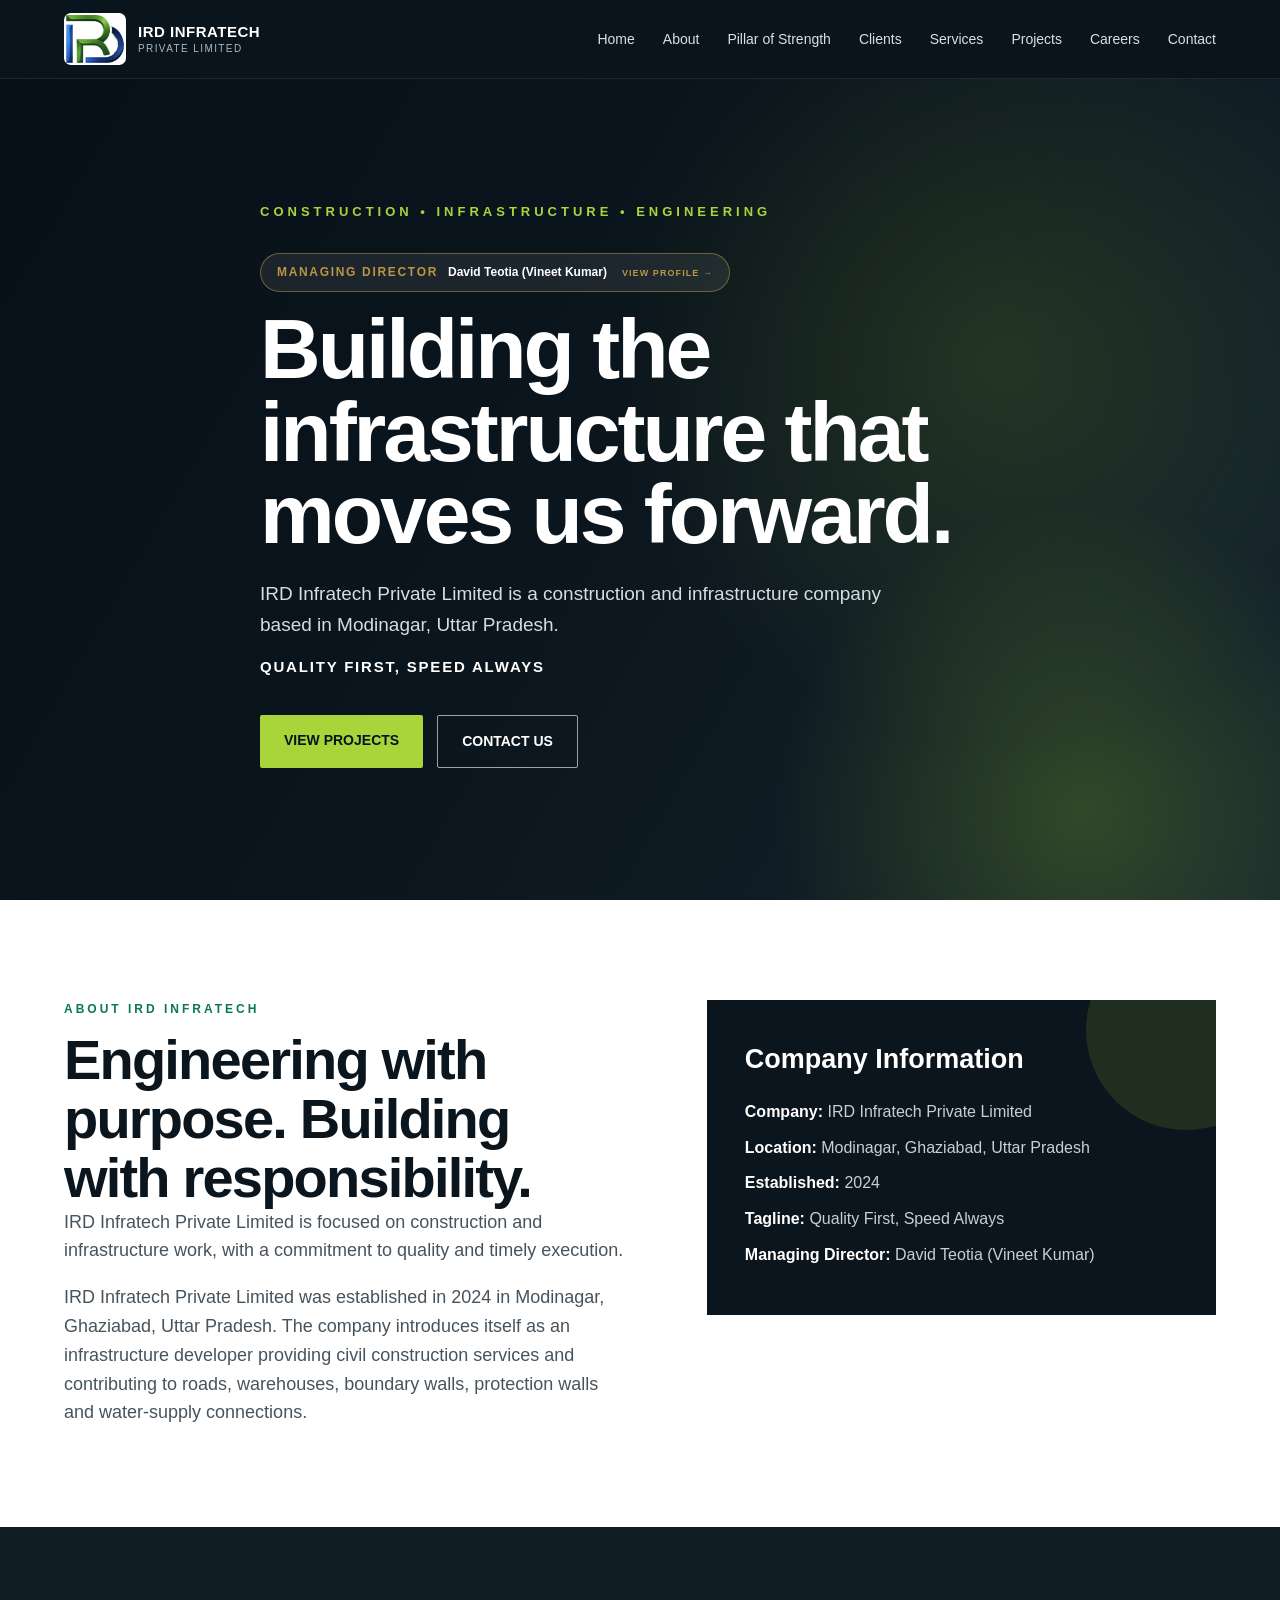
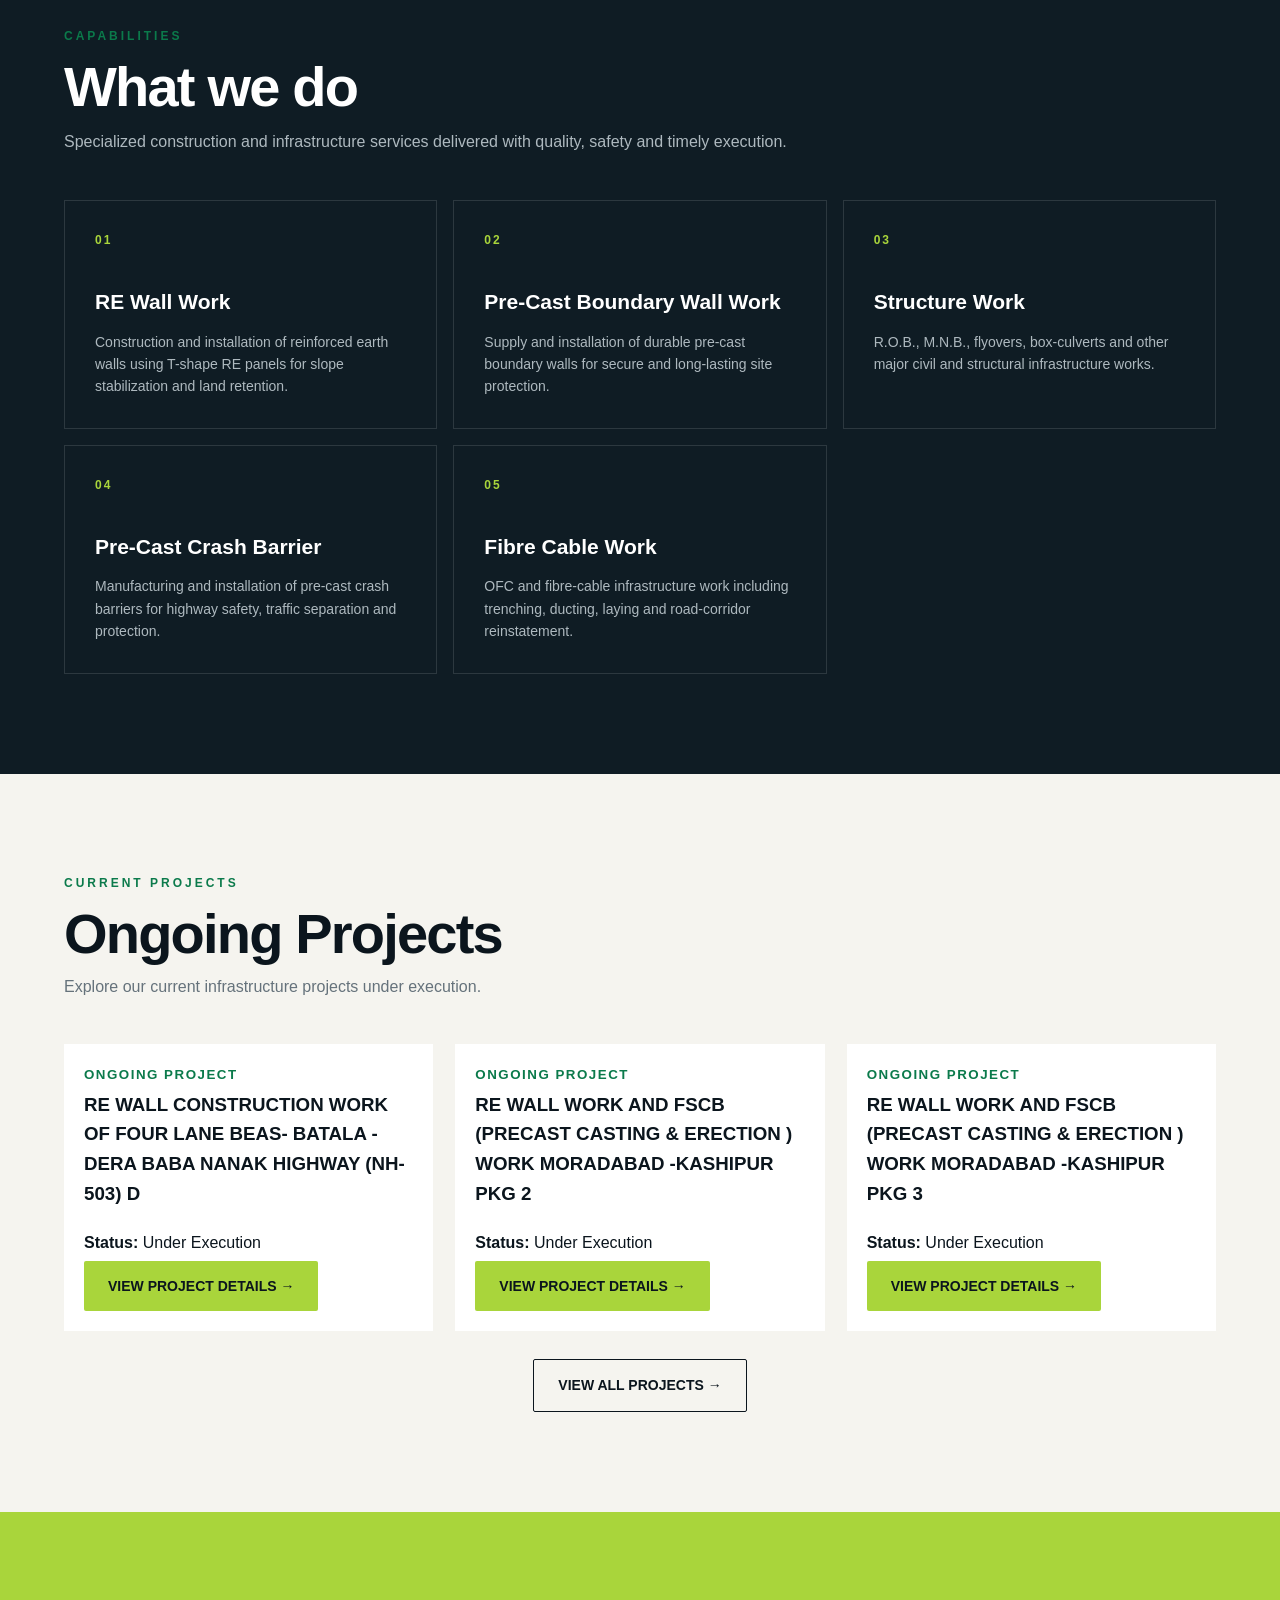
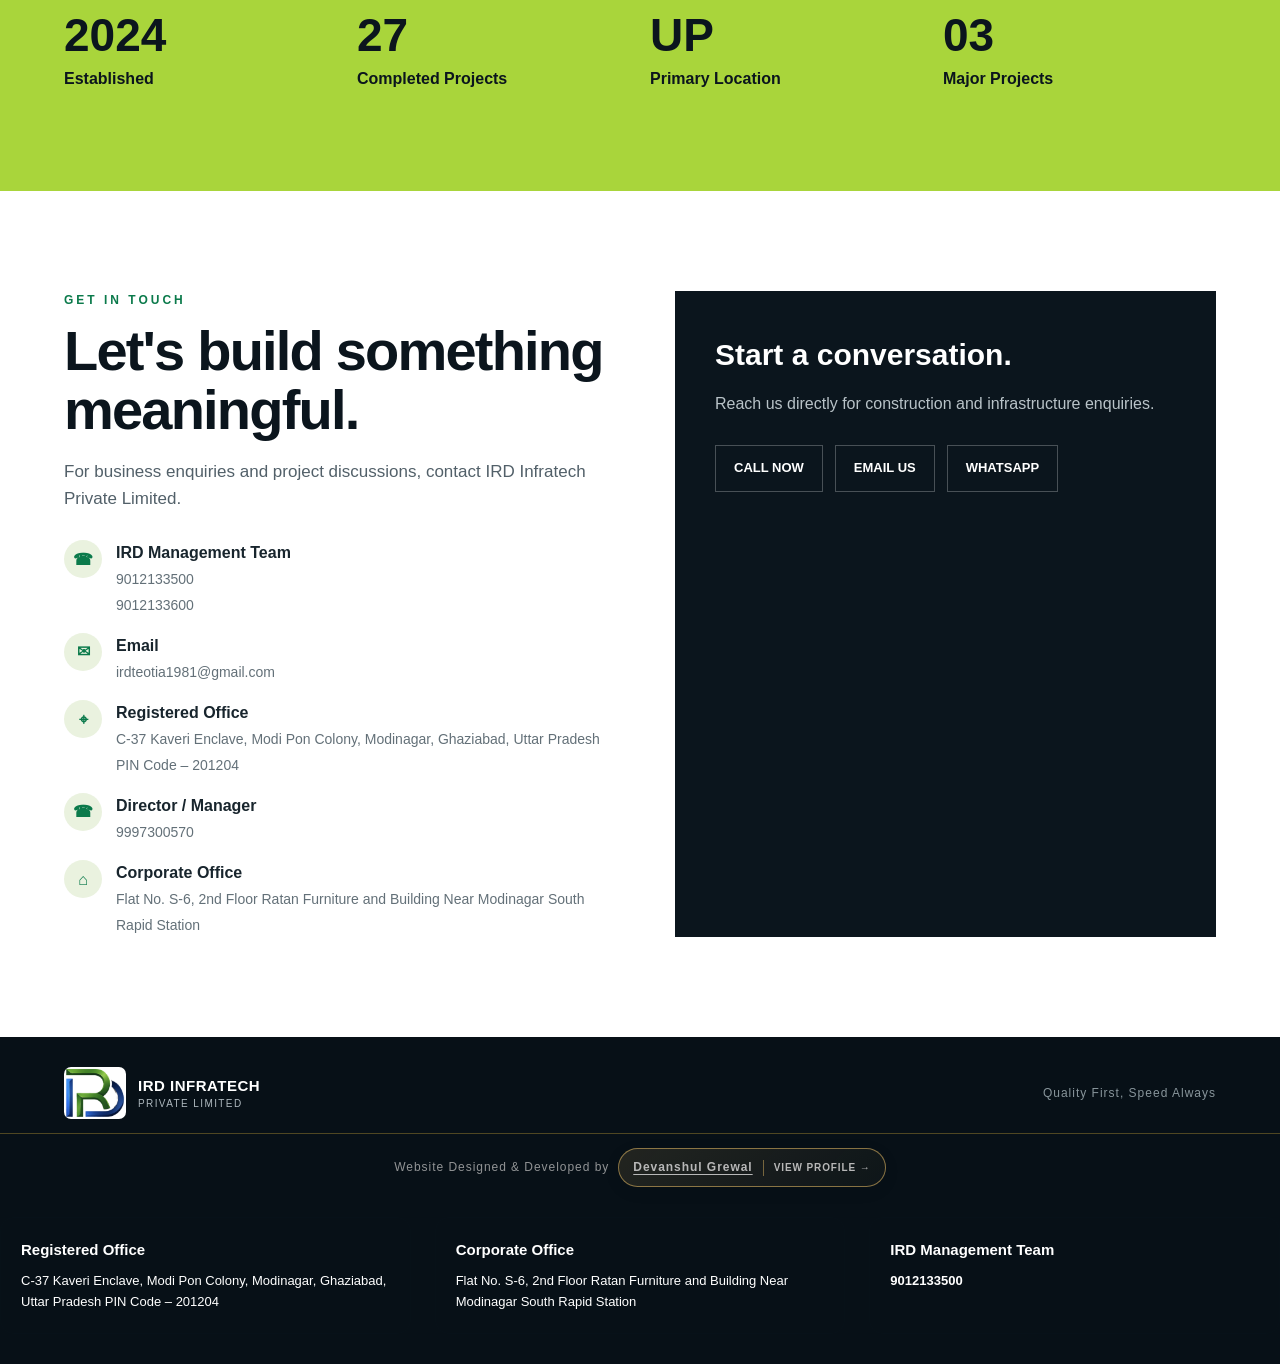
<file: index.html>
<!DOCTYPE html>
<html lang="en">
<head>
<style id="ird-universal-styles">
/* IRD Infratech website styles extracted from the original homepage. */

:root{
  --navy:#0b151d; --navy2:#111f29; --green:#0b7a4b; --lime:#91bd24;
  --gold:#d4a94f; --cream:#f5f4ef; --white:#fff; --muted:#65727b;
}
*{box-sizing:border-box;margin:0;padding:0}
html{scroll-behavior:smooth}
body{font-family:Inter,Arial,Helvetica,sans-serif;color:var(--navy);background:var(--cream);line-height:1.6}
a{text-decoration:none;color:inherit}
.container{width:min(1180px,90%);margin:auto}
.nav{position:fixed;top:0;left:0;width:100%;z-index:20;background:rgba(11,21,29,.94);backdrop-filter:blur(10px);border-bottom:1px solid rgba(255,255,255,.08)}
.nav-inner{height:78px;display:flex;align-items:center;justify-content:space-between}
.brand{display:flex;align-items:center;gap:12px;color:#fff;font-weight:800;letter-spacing:.5px}
.brand img{width:62px;height:52px;object-fit:contain;object-position:center;border-radius:7px;background:#fff}
.brand span{font-size:15px;line-height:1.15}.brand small{display:block;font-weight:500;color:#aeb8be;font-size:10px;letter-spacing:1.4px;margin-top:3px}
.nav-links{display:flex;gap:28px;color:#d9e0e4;font-size:14px}.nav-links a:hover{color:#a9d53b}
.menu{display:none;color:#fff;font-size:26px;background:none;border:0}
.hero{min-height:100vh;display:flex;align-items:center;position:relative;overflow:hidden;background:
radial-gradient(circle at 78% 40%,rgba(145,189,36,.16),transparent 34%),
linear-gradient(120deg,#071018 0%,#0b151d 48%,#16252e 100%)}
.hero:after{content:"";position:absolute;right:-12%;bottom:-25%;width:55%;height:70%;background:radial-gradient(circle,rgba(145,189,36,.25),transparent 65%)}
.hero-content{position:relative;z-index:2;padding-top:70px;color:#fff;max-width:760px}
.kicker{color:#a9d53b;letter-spacing:4px;font-weight:800;font-size:13px;margin-bottom:18px}
h1{font-size:clamp(46px,7vw,84px);line-height:.98;letter-spacing:-3px;margin-bottom:24px}
.hero p{font-size:19px;color:#d4dde2;max-width:650px}
.tagline{margin-top:15px;color:#fff;font-weight:700;font-size:15px;letter-spacing:1.8px}
.actions{display:flex;gap:14px;margin-top:36px;flex-wrap:wrap}
.btn{padding:14px 24px;border-radius:2px;font-weight:800;font-size:14px;display:inline-block}
.btn-primary{background:#a9d53b;color:#0b151d}.btn-primary:hover{background:#c0e866}
.btn-outline{border:1px solid rgba(255,255,255,.6);color:#fff}.btn-outline:hover{background:#fff;color:#0b151d}
section{padding:100px 0}
.eyebrow{font-size:12px;letter-spacing:3px;color:var(--green);font-weight:900;margin-bottom:12px}
h2{font-size:clamp(34px,5vw,56px);line-height:1.05;letter-spacing:-1.8px}
.about{background:#fff}.about-grid{display:grid;grid-template-columns:1.05fr .95fr;gap:80px;align-items:start}
.about-copy{font-size:18px;color:#47545d}.about-copy p+p{margin-top:18px}
.info-card{background:var(--navy);color:#fff;padding:38px;position:relative;overflow:hidden}
.info-card:before{content:"";position:absolute;right:-70px;top:-70px;width:200px;height:200px;border-radius:50%;background:rgba(145,189,36,.15)}
.info-card h3{font-size:27px;margin-bottom:18px}.info-card p{color:#c7d0d5;margin:10px 0}.info-card strong{color:#fff}
.services{background:#0f1c24;color:#fff}.service-grid{display:grid;grid-template-columns:repeat(3,1fr);gap:16px;margin-top:45px}
.service{padding:30px;border:1px solid rgba(255,255,255,.12);min-height:220px;transition:.25s}
.service:hover{transform:translateY(-6px);border-color:#a9d53b}.service-grid .service:nth-child(4){grid-column:1}.service-grid .service:nth-child(5){grid-column:2}
.num{color:#a9d53b;font-weight:900;font-size:12px;letter-spacing:2px}.service h3{font-size:21px;margin:35px 0 12px}.service p{color:#aeb9bf;font-size:14px}
.projects{background:var(--cream)}.project-note{margin-top:10px;color:var(--muted)}.project-grid{display:grid;grid-template-columns:repeat(3,1fr);gap:18px;margin-top:45px}
.project{background:#fff;min-height:260px;display:flex;flex-direction:column;justify-content:end;position:relative;overflow:hidden}
.project-placeholder{height:190px;background:linear-gradient(135deg,#d8ded8,#9ba8a4);display:grid;place-items:center;color:#44504e;font-size:12px;letter-spacing:2px;font-weight:900}
.project-body{padding:20px}.project-body small{color:var(--green);font-weight:800;letter-spacing:1.5px}.project-body h3{margin-top:4px}
.stats{background:#a9d53b;color:#0b151d}.stat-grid{display:grid;grid-template-columns:repeat(4,1fr);gap:20px}.stat strong{font-size:46px;line-height:1;display:block}.stat span{display:block;margin-top:8px;font-weight:700}
.contact{background:#fff}.contact-grid{display:grid;grid-template-columns:1fr 1fr;gap:70px}.contact-copy{color:#526069;font-size:17px;margin-top:18px}.details{margin-top:28px;display:grid;gap:16px}.detail{display:flex;gap:14px;align-items:flex-start}.icon{width:38px;height:38px;border-radius:50%;background:#eaf2df;display:grid;place-items:center;color:var(--green);font-weight:900;flex:none}.detail div strong{display:block;color:#18252d}.detail div span{color:#637078;font-size:14px}
.contact-box{background:var(--navy);padding:40px;color:#fff}.contact-box h3{font-size:30px}.contact-box p{color:#b9c3c8;margin:12px 0 28px}.quick{display:flex;gap:12px;flex-wrap:wrap}.quick a{padding:12px 18px;border:1px solid rgba(255,255,255,.25);color:#fff;font-weight:800;font-size:13px}.quick a:hover{background:#fff;color:var(--navy)}
footer{background:#080f14;color:#89959c;padding:28px 0;font-size:13px}.foot{display:flex;justify-content:space-between;gap:20px}.foot strong{color:#fff}
.reveal{opacity:0;transform:translateY(20px);transition:.7s ease}.reveal.show{opacity:1;transform:none}
@media(max-width:900px){
 .nav-links{display:none}.menu{display:block}.nav-links.open{display:flex;position:absolute;top:78px;left:0;width:100%;background:#0b151d;flex-direction:column;padding:20px 5%;gap:18px}
 .about-grid,.contact-grid{grid-template-columns:1fr;gap:40px}.service-grid{grid-template-columns:repeat(2,1fr)}.service-grid .service:nth-child(4),.service-grid .service:nth-child(5){grid-column:auto}.project-grid{grid-template-columns:1fr 1fr}.stat-grid{grid-template-columns:repeat(2,1fr);gap:35px}
}
@media(max-width:600px){
 h1{letter-spacing:-2px}.hero{background-position:62% center}.hero p{font-size:16px}
 section{padding:75px 0}.service-grid,.project-grid{grid-template-columns:1fr}.service-grid .service:nth-child(4),.service-grid .service:nth-child(5){grid-column:auto}.stat-grid{grid-template-columns:1fr 1fr}.foot{flex-direction:column}
}

.creator-credit{margin-top:14px;padding-top:14px;border-top:1px solid rgba(212,175,55,.35);text-align:center;font-size:12px;letter-spacing:.08em;color:#b8b8b8}.creator-credit strong{color:#d4af37;font-weight:700;margin-left:5px}@media(max-width:600px){.creator-credit{font-size:10px;letter-spacing:.05em}}

/* Owner + project management additions */
.owner-badge{display:inline-flex;align-items:center;gap:10px;margin:12px 0 16px;padding:9px 16px;border:1px solid rgba(185,149,69,.5);border-radius:999px;background:rgba(255,255,255,.08);font-size:12px}
.owner-badge span{letter-spacing:.14em;color:#b99545;font-weight:700}.owner-badge strong{font-weight:600}
.project img{display:block}
.project-body a{display:inline-block;margin-top:10px;color:inherit;font-weight:700;text-decoration:none}

.projects .btn-outline{border:1px solid #0b151d;color:#0b151d}.projects .btn-outline:hover{background:#0b151d;color:#fff}


/* IRD Infratech About Page */
.pt-breadcrumb { position: relative; background: #1f1f1f; padding: 105px 0 90px; overflow: hidden; }
.pt-breadcrumb:before { content: ""; position: absolute; inset: 0; background: url('../images/04.png') center/cover no-repeat; opacity: .18; }
.pt-breadcrumb-inner { position: relative; z-index: 1; }
.pt-breadcrumb-title { margin: 0 0 8px; font-size: 54px; line-height: 1.1; font-weight: 600; }
.pt-breadcrumb-subtitle { margin: 0; opacity: .9; }
.pt-breadcrumb-list { list-style: none; margin: 20px 0 0; padding: 0; }
.pt-breadcrumb-list li { display: inline-block; color: #fff; margin-left: 8px; }
.pt-breadcrumb-list li + li:before { content: "/"; margin-right: 8px; opacity: .6; }
.pt-breadcrumb-list a { color: #fff; }
.about-us.pt-section { padding: 110px 0; }


/* IRD Infratech Pillar of Strength */
.pillar-table-wrap { overflow-x:auto; }
@media (max-width: 767px) {
  .pt-breadcrumb-title { font-size: 38px; }
  .pt-breadcrumb { padding: 75px 0 65px; }
}


/* =========================
   ABOUT PAGE
   ========================= */
.about-page{background:#f5f4ef;color:#0b151d}
.about-page .nav-links a.active{color:#a9d53b}
.about-hero{min-height:590px;padding:170px 0 90px;background:#0b151d;color:#fff;position:relative;overflow:hidden}
.about-hero:before{content:"";position:absolute;inset:0;background:linear-gradient(115deg,rgba(11,21,29,.98) 0%,rgba(11,21,29,.88) 55%,rgba(11,21,29,.58) 100%)}
.about-hero:after{content:"";position:absolute;width:620px;height:620px;border:1px solid rgba(169,213,59,.18);border-radius:50%;right:-160px;top:-190px;box-shadow:0 0 0 70px rgba(169,213,59,.025),0 0 0 140px rgba(169,213,59,.018)}
.about-hero-grid{position:absolute;inset:0;opacity:.13;background-image:linear-gradient(rgba(255,255,255,.25) 1px,transparent 1px),linear-gradient(90deg,rgba(255,255,255,.25) 1px,transparent 1px);background-size:60px 60px;mask-image:linear-gradient(90deg,#000,transparent 85%)}
.about-hero-inner{position:relative;z-index:2;display:flex;justify-content:space-between;align-items:end;gap:50px}
.about-hero h1{font-size:clamp(48px,7vw,86px);letter-spacing:-4px;line-height:.96;margin:18px 0 28px}
.about-hero h1 span{color:#a9d53b}
.about-hero p{max-width:650px;color:#cbd4d9;font-size:19px}
.about-hero-meta{border-left:1px solid rgba(255,255,255,.25);padding-left:24px;min-width:170px}
.about-hero-meta span{display:block;color:#a9d53b;font-size:13px;font-weight:900;letter-spacing:2px;margin-bottom:8px}
.about-hero-meta strong{font-size:12px;letter-spacing:2px}

.about-intro{padding:115px 0;background:#fff}
.about-intro-grid{display:grid;grid-template-columns:.9fr 1.1fr;gap:90px;align-items:center}
.about-visual{max-width:500px}
.visual-frame{height:470px;background:#101e27;position:relative;overflow:hidden;border:12px solid #eef0e9;box-shadow:24px 24px 0 #dfe7d1}
.visual-grid{position:absolute;inset:0;background-image:linear-gradient(rgba(169,213,59,.14) 1px,transparent 1px),linear-gradient(90deg,rgba(169,213,59,.14) 1px,transparent 1px);background-size:44px 44px}
.visual-grid:after{content:"";position:absolute;width:280px;height:280px;border:1px solid rgba(169,213,59,.5);transform:rotate(45deg);left:105px;top:95px}
.visual-logo{position:absolute;inset:0;display:grid;place-items:center}
.visual-logo img{width:150px;height:150px;object-fit:contain;background:#fff;padding:10px;border-radius:4px;box-shadow:0 15px 45px rgba(0,0,0,.3)}
.visual-label{position:absolute;left:22px;bottom:18px;color:#a9d53b;font-size:10px;letter-spacing:2px;font-weight:900}
.visual-caption{display:flex;justify-content:space-between;margin-top:20px;font-size:10px;letter-spacing:1.8px;font-weight:900;color:#65727b}
.visual-caption b{color:#0b7a4b}
.about-copy-block h2{font-size:clamp(38px,4.5vw,62px);line-height:1.02;letter-spacing:-2.4px;margin-bottom:25px}
.about-copy-block p{font-size:17px;color:#526069;max-width:720px}
.about-copy-block p+p{margin-top:17px}
.about-highlight{margin-top:32px;border-left:4px solid #a9d53b;background:#f5f4ef;padding:20px 24px}
.about-highlight span{display:block;font-size:10px;letter-spacing:2px;font-weight:900;color:#0b7a4b;margin-bottom:6px}
.about-highlight strong{font-size:17px}

.about-capabilities{padding:110px 0;background:#0f1c24;color:#fff}
.section-heading{display:grid;grid-template-columns:1fr .65fr;gap:60px;align-items:end}
.section-heading h2{font-size:clamp(38px,5vw,60px);letter-spacing:-2.5px}
.section-heading p{color:#aeb9bf;font-size:16px;max-width:480px}
.capability-grid{display:grid;grid-template-columns:repeat(4,1fr);gap:1px;background:rgba(255,255,255,.13);margin-top:60px}
.capability{background:#0f1c24;padding:30px;min-height:280px;position:relative;transition:.25s}
.capability:hover{background:#152630;transform:translateY(-5px)}
.capability>span{color:#a9d53b;font-size:11px;letter-spacing:2px;font-weight:900}
.capability-icon{width:45px;height:45px;border:1px solid rgba(169,213,59,.5);display:grid;place-items:center;color:#a9d53b;font-weight:900;margin:35px 0 22px}
.capability h3{font-size:23px;margin-bottom:12px}
.capability p{font-size:14px;color:#aeb9bf}

.about-team{padding:115px 0;background:#f5f4ef}
.team-heading{margin-bottom:60px}
.team-list{display:grid;gap:14px}
.team-layout{display:grid;grid-template-columns:1.15fr .85fr;gap:70px;align-items:stretch}
.team-card{display:grid;grid-template-columns:65px 1fr;gap:18px;background:#fff;padding:28px 30px;border:1px solid #e5e8e1;transition:.25s}
.team-card:hover{transform:translateX(5px);border-color:#cfd9c2}
.team-number{font-size:12px;color:#0b7a4b;font-weight:900;letter-spacing:2px}
.team-card h3{font-size:20px;margin-bottom:3px}
.team-card span{font-size:11px;color:#0b7a4b;font-weight:900;letter-spacing:1px;text-transform:uppercase}
.team-card p{font-size:14px;color:#65727b;margin-top:10px}
.team-panel{background:#0b151d;min-height:430px;position:relative;overflow:hidden;color:#fff;padding:28px;display:flex;flex-direction:column;justify-content:space-between}
.team-panel:after{content:"";position:absolute;width:340px;height:340px;border:1px solid rgba(169,213,59,.35);border-radius:50%;right:-110px;bottom:-110px}
.team-panel-top,.team-panel-bottom{position:relative;z-index:2;display:flex;justify-content:space-between;align-items:center}
.team-panel-top span{font-size:10px;letter-spacing:2px;color:#a9d53b;font-weight:900}
.team-panel-top b{font-size:20px}
.team-panel-lines{position:absolute;inset:80px 30px;background-image:linear-gradient(rgba(255,255,255,.08) 1px,transparent 1px),linear-gradient(90deg,rgba(255,255,255,.08) 1px,transparent 1px);background-size:36px 36px}
.team-panel-lines:after{content:"";position:absolute;width:210px;height:210px;border:1px solid rgba(169,213,59,.5);left:50%;top:50%;transform:translate(-50%,-50%) rotate(45deg)}
.team-panel-bottom{border-top:1px solid rgba(255,255,255,.15);padding-top:18px}
.team-panel-bottom strong{font-size:15px}
.team-panel-bottom span{font-size:11px;color:#9ba8ae;letter-spacing:1px}

.about-commitment{padding:105px 0;background:#a9d53b;color:#0b151d}
.commitment-grid{display:grid;grid-template-columns:1fr .85fr;gap:90px;align-items:end}
.commitment-grid h2{font-size:clamp(38px,5vw,62px);letter-spacing:-2.5px}
.commitment-grid p{font-size:17px;max-width:600px;margin-bottom:28px}
.commitment-grid .eyebrow{color:#0b7a4b}
.commitment-grid .btn-primary{background:#0b151d;color:#fff}
.commitment-grid .btn-primary:hover{background:#fff;color:#0b151d}

.about-contact-strip{padding:32px 0;background:#0b151d;color:#fff}
.about-contact-strip .container{display:flex;align-items:center;justify-content:space-between}
.about-contact-strip span{font-size:11px;letter-spacing:2px;color:#aeb9bf;font-weight:900}
.about-contact-strip a{color:#a9d53b;font-size:14px;font-weight:900;letter-spacing:1.5px}
.about-contact-strip b{font-size:20px;margin-left:8px}
.site-footer{background:#071017;color:#fff;padding:30px 0}
.footer-inner{display:flex;justify-content:space-between;align-items:center}
.footer-inner p{font-size:12px;color:#88959b;letter-spacing:1px}

@media(max-width:900px){
  .about-hero-inner,.section-heading,.commitment-grid,.team-layout,.about-intro-grid{grid-template-columns:1fr;display:grid}
  .about-hero-inner{align-items:start}
  .about-hero{padding-top:145px}
  .about-hero-meta{margin-top:20px}
  .about-intro-grid{gap:70px}
  .about-visual{max-width:100%}
  .capability-grid{grid-template-columns:repeat(2,1fr)}
  .section-heading{gap:25px}
  .team-layout{gap:35px}
}
@media(max-width:640px){
  .nav-inner{height:68px}
  .nav-links{display:none;position:absolute;top:68px;left:0;right:0;background:#0b151d;padding:20px 5%;flex-direction:column;gap:18px}
  .nav-links.open{display:flex}
  .menu{display:block}
  .about-hero{min-height:560px;padding:125px 0 70px}
  .about-hero h1{font-size:48px;letter-spacing:-2.5px}
  .about-hero p{font-size:16px}
  .about-intro,.about-team,.about-capabilities{padding:75px 0}
  .visual-frame{height:360px;border-width:8px}
  .visual-grid:after{width:210px;height:210px;left:50%;top:50%;margin:-105px}
  .capability-grid{grid-template-columns:1fr}
  .capability{min-height:220px}
  .team-card{grid-template-columns:45px 1fr;padding:22px}
  .team-panel{min-height:300px}
  .commitment-grid{gap:35px}
  .about-contact-strip .container,.footer-inner{flex-direction:column;align-items:flex-start;gap:14px}
}

/* Static-site enhancements */
.md-static-photo{width:100%;height:430px;object-fit:contain;background:#fff;padding:35px;border:1px solid #d8ded5}
.static-note{padding:18px 22px;background:#f5f4ef;border-left:4px solid #a9d53b;color:#526069}
.no-data{padding:28px;background:#fff;border:1px solid #e2e6df;color:#65727b}

.sr-only{position:absolute;width:1px;height:1px;padding:0;margin:-1px;overflow:hidden;clip:rect(0,0,0,0);white-space:nowrap;border:0}


/* Clear click affordance for Managing Director profile */
.owner-profile-link{display:inline-block;color:inherit;text-decoration:none}
.owner-profile-link .owner-badge{cursor:pointer;transition:transform .2s ease,background .2s ease,border-color .2s ease}
.owner-profile-link:hover .owner-badge,.owner-profile-link:focus-visible .owner-badge{transform:translateY(-2px);background:rgba(185,149,69,.14);border-color:#b99545}
.owner-badge em{font-style:normal;font-size:9px;letter-spacing:.12em;color:#b99545;font-weight:800;margin-left:5px;white-space:nowrap}

</style>

<meta charset="UTF-8"><meta name="viewport" content="width=device-width, initial-scale=1.0">
<title>IRD Infratech Private Limited | Construction &amp; Infrastructure</title>
<meta name="description" content="IRD Infratech Private Limited — construction and infrastructure company based in Modinagar, Uttar Pradesh. Quality First, Speed Always.">
<style>
.owner-profile-link{text-decoration:none;color:inherit;display:inline-block}
.owner-profile-link:hover{opacity:.9}
</style>
<style>
.projects .project-grid{grid-template-columns:repeat(3,1fr);gap:22px}
.projects .project{height:100%;display:flex}
.projects .project-body{width:100%;display:flex;flex-direction:column}
.projects .project-body h3{margin-bottom:16px}
.projects .project-body p{margin:5px 0}
.projects .project-body .btn{margin-top:auto;align-self:flex-start}
.projects-cta{text-align:center;margin-top:28px}
@media(max-width:900px){.projects .project-grid{grid-template-columns:1fr}}
</style>
<style>
.office-details{display:grid;grid-template-columns:repeat(3,1fr);gap:24px;margin-top:30px}
.office-block{padding:20px;border:1px solid rgba(16,32,45,.1);border-radius:14px}
.office-block h3{margin:0 0 9px;font-size:15px}
.office-block p{margin:0;line-height:1.6}
.office-block a{color:inherit;text-decoration:none;font-weight:700}
@media(max-width:800px){.office-details{grid-template-columns:1fr}}
</style><style id="contact-office-links">
#contact .details .detail a{color:inherit;text-decoration:none}
#contact .details .detail a:hover{text-decoration:underline}
</style><style>
.dev-profile-cta{display:inline-block;margin-right:8px;padding:5px 9px;border:1px solid currentColor;border-radius:999px;font-size:.78em;font-weight:800;letter-spacing:.04em;text-decoration:none;transition:.2s}
.dev-profile-cta:hover{opacity:.78;transform:translateY(-1px)}
</style><style>
.creator-credit{display:flex;justify-content:center;align-items:center;flex-wrap:wrap;gap:6px 9px;text-align:center}
.website-credit{opacity:.78}
.dev-profile-credit{display:inline-flex!important;align-items:center;gap:10px;padding:9px 14px;border:1px solid rgba(199,164,90,.65);border-radius:999px;background:linear-gradient(135deg,rgba(199,164,90,.14),rgba(199,164,90,.04));color:inherit!important;text-decoration:none!important;box-shadow:0 4px 16px rgba(0,0,0,.08);transition:.25s ease}
.dev-profile-name{font-weight:900;text-decoration:underline;text-underline-offset:3px}
.dev-profile-view{font-size:10px;font-weight:900;letter-spacing:.09em;padding-left:10px;border-left:1px solid rgba(199,164,90,.55);white-space:nowrap}
.dev-profile-credit:hover{transform:translateY(-2px);border-color:#c7a45a;box-shadow:0 8px 24px rgba(0,0,0,.15)}
</style></head>
<body>
<header class="nav">
  <div class="container nav-inner">
    <a class="brand" href="index.html">
      <img src="logo.png" alt="IRD Infratech logo">
      <span>IRD INFRATECH<small>PRIVATE LIMITED</small></span>
    </a>
    <button class="menu" aria-label="Open menu">☰</button>
    <nav class="nav-links">
      <a href="index.html">Home</a>
      <a href="about.html">About</a>
      <a href="pillar-of-strength.html">Pillar of Strength</a>
      <a href="clients.html">Clients</a>
      <a href="services.html">Services</a>
      <a href="projects.html">Projects</a><a href="careers.html">Careers</a>
      <a href="index.html#contact">Contact</a>
    </nav>
  </div>
</header>
<main>
<section id="home" class="hero">
  <div class="container hero-content reveal">
    <div class="kicker">CONSTRUCTION • INFRASTRUCTURE • ENGINEERING</div>
    <a href="managing-director.html" class="owner-profile-link" aria-label="Open Managing Director profile"><div class="owner-badge"><span>MANAGING DIRECTOR</span><strong>David Teotia (Vineet Kumar)</strong><em>VIEW PROFILE →</em></div></a>
    <h1>Building the infrastructure that moves us forward.</h1>
    <p>IRD Infratech Private Limited is a construction and infrastructure company based in Modinagar, Uttar Pradesh.</p>
    <div class="tagline">QUALITY FIRST, SPEED ALWAYS</div>
    <div class="actions">
      <a class="btn btn-primary" href="#projects">VIEW PROJECTS</a>
      <a class="btn btn-outline" href="#contact">CONTACT US</a>
    </div>
  </div>
</section>

<section id="about" class="about">
  <div class="container about-grid">
    <div class="reveal">
      <div class="eyebrow">ABOUT IRD INFRATECH</div>
      <h2>Engineering with purpose. Building with responsibility.</h2>
      <div class="about-copy">
        <p>IRD Infratech Private Limited is focused on construction and infrastructure work, with a commitment to quality and timely execution.</p>
        <p>IRD Infratech Private Limited was established in 2024 in Modinagar, Ghaziabad, Uttar Pradesh. The company introduces itself as an infrastructure developer providing civil construction services and contributing to roads, warehouses, boundary walls, protection walls and water-supply connections.</p>
      </div>
    </div>
    <div class="info-card reveal">
      <h3>Company Information</h3>
      <p><strong>Company:</strong> IRD Infratech Private Limited</p>
      <p><strong>Location:</strong> Modinagar, Ghaziabad, Uttar Pradesh</p>
      <p><strong>Established:</strong> 2024</p>
      <p><strong>Tagline:</strong> Quality First, Speed Always</p>
      <p><strong>Managing Director:</strong> <a href="managing-director.html">David Teotia (Vineet Kumar)</a></p>
    </div>
  </div>
</section>

<section id="services" class="services">
  <div class="container">
    <div class="eyebrow">CAPABILITIES</div>
    <h2>What we do</h2>
    <p style="color:#aeb9bf;margin-top:12px">Specialized construction and infrastructure services delivered with quality, safety and timely execution.</p>
    <div class="service-grid">
      <article class="service reveal"><div class="num">01</div><h3>RE Wall Work</h3><p>Construction and installation of reinforced earth walls using T-shape RE panels for slope stabilization and land retention.</p></article>
      <article class="service reveal"><div class="num">02</div><h3>Pre-Cast Boundary Wall Work</h3><p>Supply and installation of durable pre-cast boundary walls for secure and long-lasting site protection.</p></article>
      <article class="service reveal"><div class="num">03</div><h3>Structure Work</h3><p>R.O.B., M.N.B., flyovers, box-culverts and other major civil and structural infrastructure works.</p></article>
      <article class="service reveal"><div class="num">04</div><h3>Pre-Cast Crash Barrier</h3><p>Manufacturing and installation of pre-cast crash barriers for highway safety, traffic separation and protection.</p></article>
      <article class="service reveal"><div class="num">05</div><h3>Fibre Cable Work</h3><p>OFC and fibre-cable infrastructure work including trenching, ducting, laying and road-corridor reinstatement.</p></article>
    </div>
  </div>
</section>

<section id="projects" class="projects">
<div class="container">
<div class="eyebrow">CURRENT PROJECTS</div>
<h2>Ongoing Projects</h2>
<p class="project-note">Explore our current infrastructure projects under execution.</p>
<div class="project-grid"><article class="project reveal"><div class="project-body"><small>ONGOING PROJECT</small><h3>RE WALL CONSTRUCTION WORK OF FOUR LANE BEAS- BATALA -DERA BABA NANAK HIGHWAY (NH-503) D</h3><p><strong>Status:</strong> Under Execution</p><a class="btn btn-primary" href="projects.html">VIEW PROJECT DETAILS →</a></div></article><article class="project reveal"><div class="project-body"><small>ONGOING PROJECT</small><h3>RE WALL WORK AND FSCB (PRECAST CASTING &amp; ERECTION ) WORK MORADABAD -KASHIPUR PKG 2</h3><p><strong>Status:</strong> Under Execution</p><a class="btn btn-primary" href="projects.html">VIEW PROJECT DETAILS →</a></div></article><article class="project reveal"><div class="project-body"><small>ONGOING PROJECT</small><h3>RE WALL WORK AND FSCB (PRECAST CASTING &amp; ERECTION ) WORK MORADABAD -KASHIPUR PKG 3</h3><p><strong>Status:</strong> Under Execution</p><a class="btn btn-primary" href="projects.html">VIEW PROJECT DETAILS →</a></div></article></div>
<div class="projects-cta"><a class="btn btn-outline" href="projects.html">VIEW ALL PROJECTS →</a></div>
</div>
</section>

<section class="stats">
  <div class="container stat-grid">
    <div class="stat reveal"><strong>2024</strong><span>Established</span></div>
    <div class="stat reveal"><strong>27</strong><span>Completed Projects</span></div>
    <div class="stat reveal"><strong>UP</strong><span>Primary Location</span></div>
    <div class="stat reveal"><strong>03</strong><span>Major Projects</span></div>
  </div>
</section>

<section id="contact" class="contact">
  <div class="container contact-grid">
    <div class="reveal">
      <div class="eyebrow">GET IN TOUCH</div>
      <h2>Let's build something meaningful.</h2>
      <p class="contact-copy">For business enquiries and project discussions, contact IRD Infratech Private Limited.</p>
      <div class="details">
        <div class="detail"><div class="icon">☎</div><div><strong>IRD Management Team</strong><span><a href="tel:9012133500">9012133500</a><br><a href="tel:9012133600">9012133600</a></span></div></div>
        <div class="detail"><div class="icon">✉</div><div><strong>Email</strong><span>irdteotia1981@gmail.com</span></div></div>
        <div class="detail"><div class="icon">⌖</div><div><strong>Registered Office</strong><span>C-37 Kaveri Enclave, Modi Pon Colony, Modinagar, Ghaziabad, Uttar Pradesh PIN Code – 201204</span></div></div>
        <div class="detail"><div class="icon">☎</div><div><strong>Director / Manager</strong><span><a href="tel:9997300570">9997300570</a></span></div></div><div class="detail"><div class="icon">⌂</div><div><strong>Corporate Office</strong><span>Flat No. S-6, 2nd Floor Ratan Furniture and Building Near Modinagar South Rapid Station</span></div></div>
      </div>
    </div>
    <div class="contact-box reveal">
      <h3>Start a conversation.</h3>
      <p>Reach us directly for construction and infrastructure enquiries.</p>
      <div class="quick">
        <a href="tel:9997300570">CALL NOW</a>
        <a href="mailto:irdteotia1981@gmail.com">EMAIL US</a>
        <a href="https://wa.me/9012133500" target="_blank" rel="noopener">WHATSAPP</a>
      </div>
    </div>
  </div>
</section>
</main>
<footer class="site-footer">
  <div class="container footer-inner">
    <div class="brand">
      <img src="logo.png" alt="IRD Infratech logo">
      <span>IRD INFRATECH<small>PRIVATE LIMITED</small></span>
    </div>
    <p>Quality First, Speed Always</p>
  </div>
  <div class="creator-credit"><span class="website-credit">Website Designed &amp; Developed by</span> <a href="devanshul-grewal.html" title="View Devanshul Grewal profile" class="dev-profile-credit"><span class="dev-profile-name">Devanshul Grewal</span><span class="dev-profile-view">VIEW PROFILE →</span></a></div>

<div class="office-details">
  <div class="office-block">
    <h3>Registered Office</h3>
    <p>C-37 Kaveri Enclave, Modi Pon Colony, Modinagar, Ghaziabad, Uttar Pradesh PIN Code – 201204</p>
  </div>
  <div class="office-block">
    <h3>Corporate Office</h3>
    <p>Flat No. S-6, 2nd Floor Ratan Furniture and Building Near Modinagar South Rapid Station</p>
  </div>
  <div class="office-block">
    <h3>IRD Management Team</h3>
    <p><a href="tel:9012133500">9012133500</a></p>
  </div>
</div>
</footer>
<script src="/js/script.js"></script>
</body>
</html>
</file>
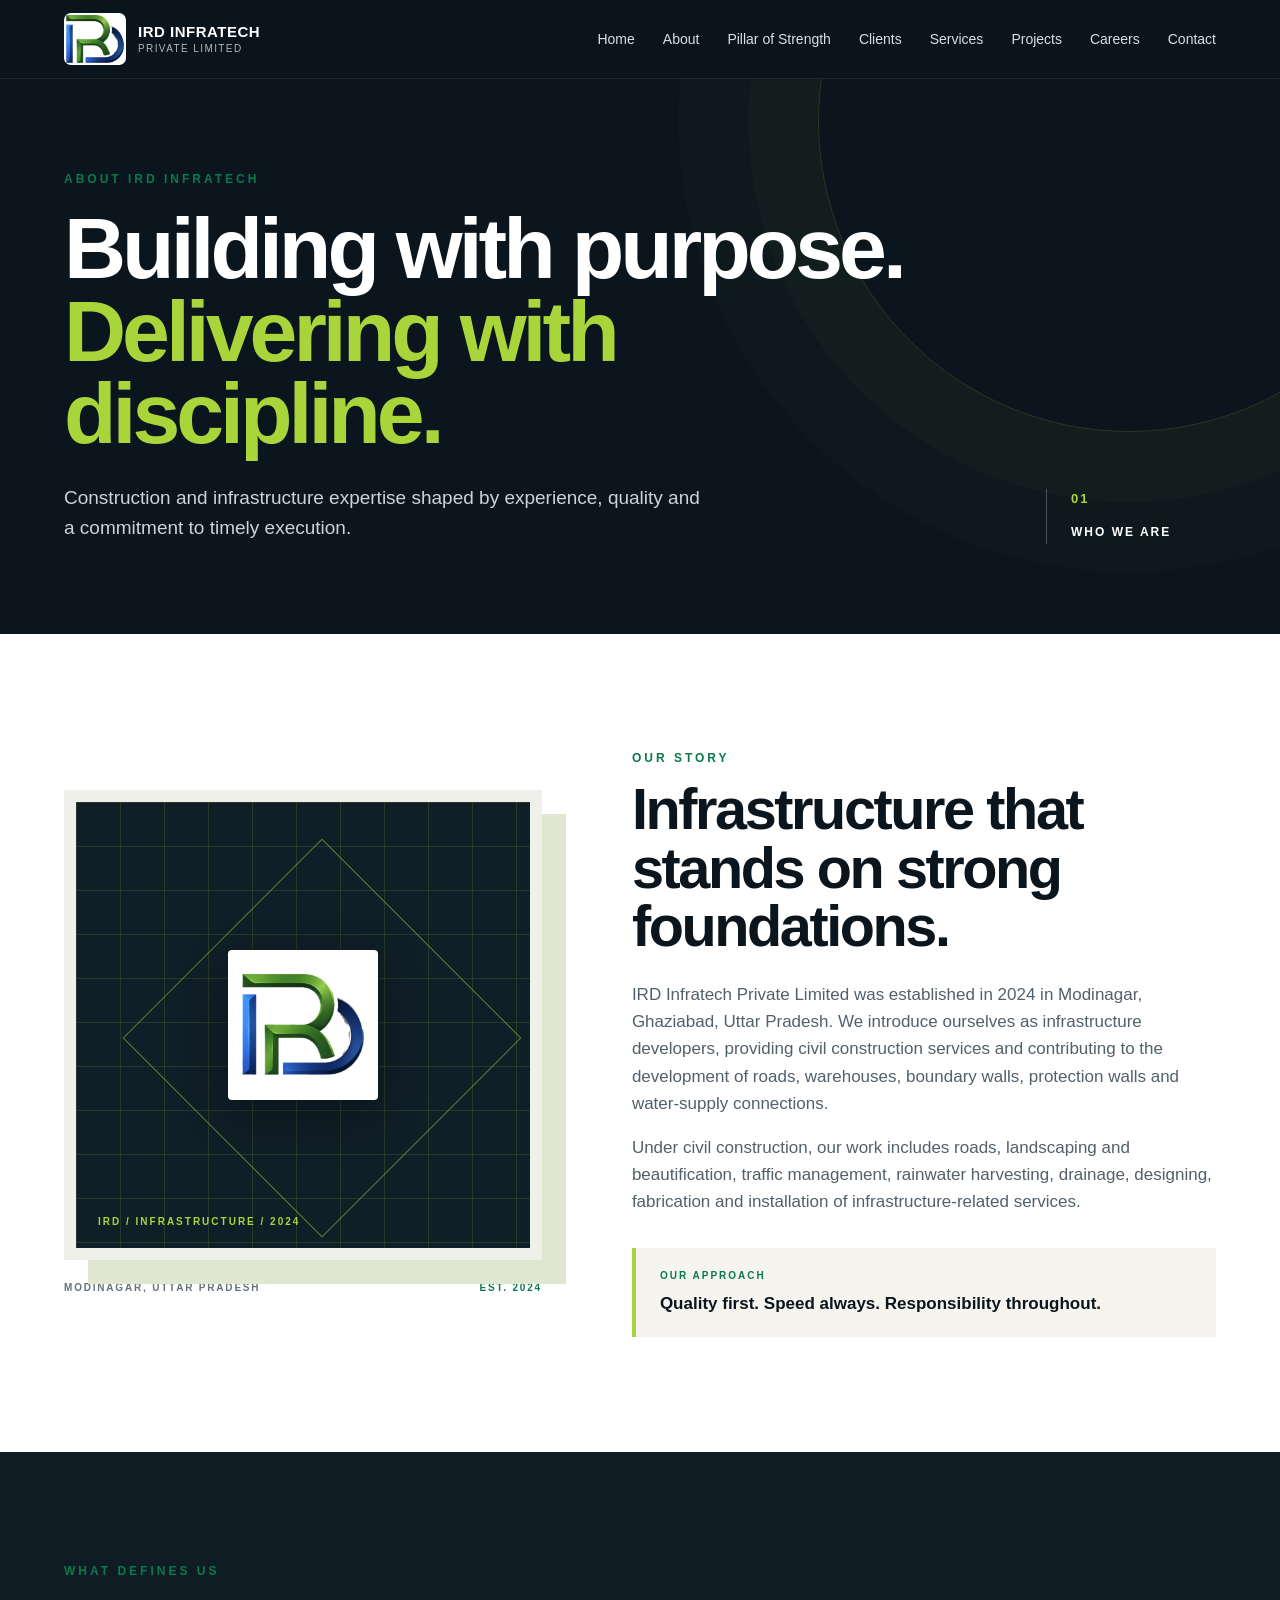
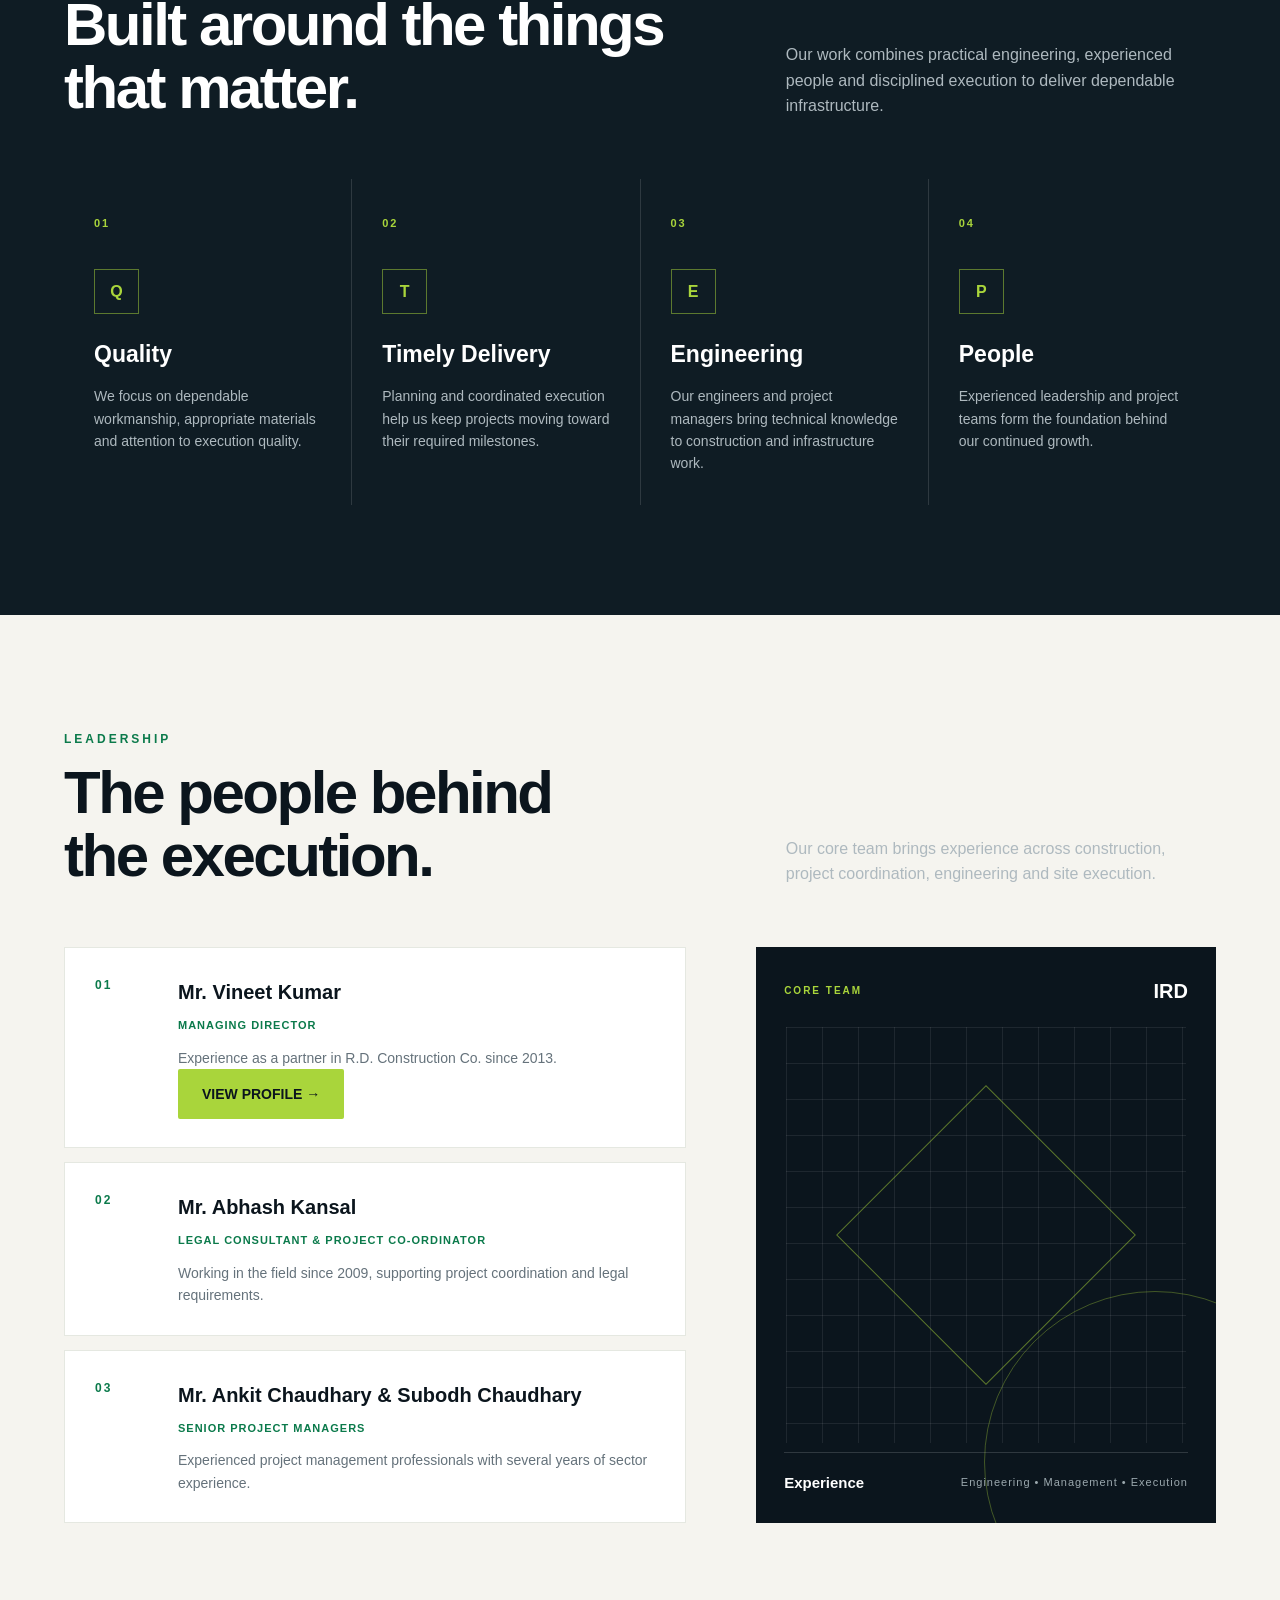
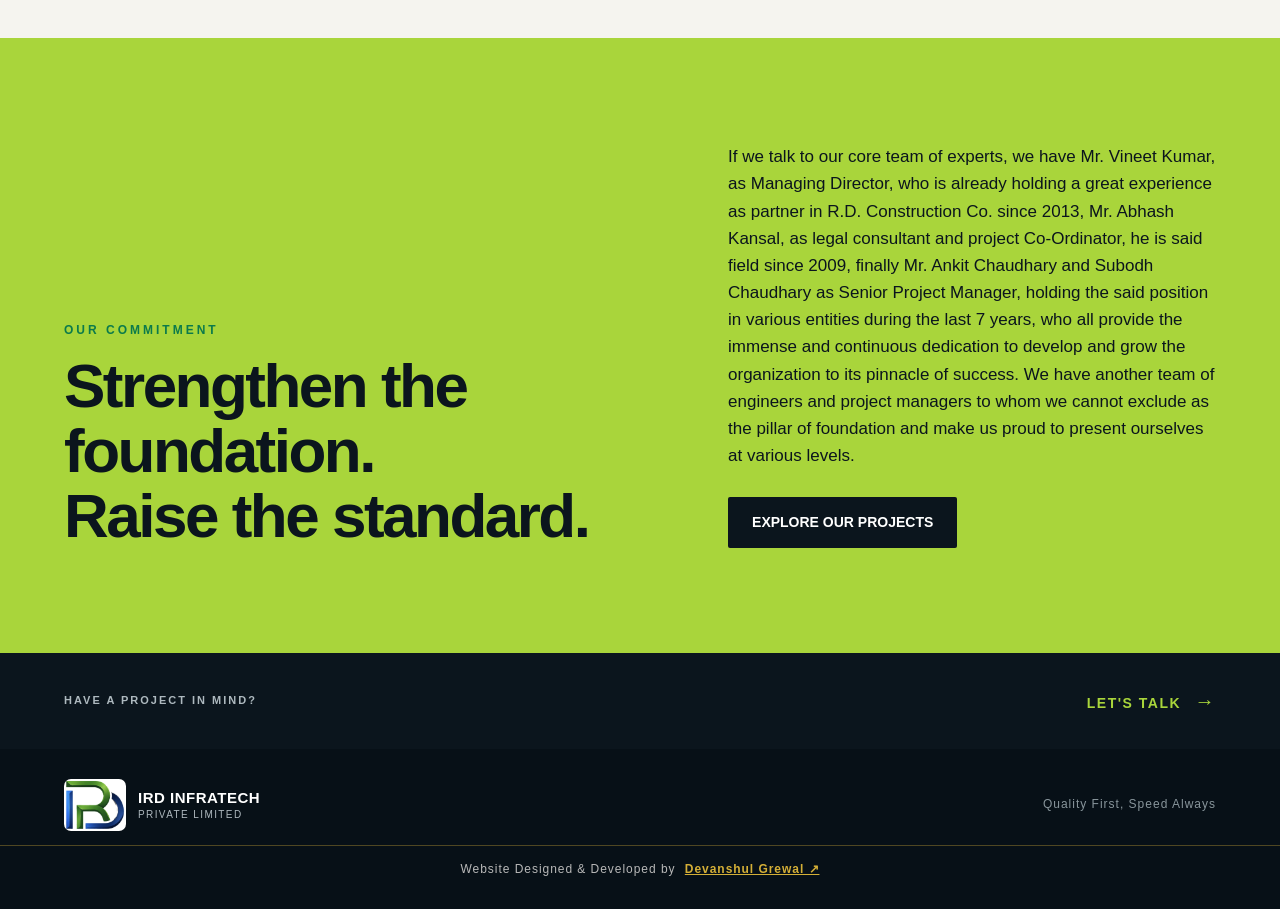
<file: about.html>
<!doctype html>
<html lang="en"><head>
<style id="ird-universal-styles">
/* IRD Infratech website styles extracted from the original homepage. */

:root{
  --navy:#0b151d; --navy2:#111f29; --green:#0b7a4b; --lime:#91bd24;
  --gold:#d4a94f; --cream:#f5f4ef; --white:#fff; --muted:#65727b;
}
*{box-sizing:border-box;margin:0;padding:0}
html{scroll-behavior:smooth}
body{font-family:Inter,Arial,Helvetica,sans-serif;color:var(--navy);background:var(--cream);line-height:1.6}
a{text-decoration:none;color:inherit}
.container{width:min(1180px,90%);margin:auto}
.nav{position:fixed;top:0;left:0;width:100%;z-index:20;background:rgba(11,21,29,.94);backdrop-filter:blur(10px);border-bottom:1px solid rgba(255,255,255,.08)}
.nav-inner{height:78px;display:flex;align-items:center;justify-content:space-between}
.brand{display:flex;align-items:center;gap:12px;color:#fff;font-weight:800;letter-spacing:.5px}
.brand img{width:62px;height:52px;object-fit:contain;object-position:center;border-radius:7px;background:#fff}
.brand span{font-size:15px;line-height:1.15}.brand small{display:block;font-weight:500;color:#aeb8be;font-size:10px;letter-spacing:1.4px;margin-top:3px}
.nav-links{display:flex;gap:28px;color:#d9e0e4;font-size:14px}.nav-links a:hover{color:#a9d53b}
.menu{display:none;color:#fff;font-size:26px;background:none;border:0}
.hero{min-height:100vh;display:flex;align-items:center;position:relative;overflow:hidden;background:
radial-gradient(circle at 78% 40%,rgba(145,189,36,.16),transparent 34%),
linear-gradient(120deg,#071018 0%,#0b151d 48%,#16252e 100%)}
.hero:after{content:"";position:absolute;right:-12%;bottom:-25%;width:55%;height:70%;background:radial-gradient(circle,rgba(145,189,36,.25),transparent 65%)}
.hero-content{position:relative;z-index:2;padding-top:70px;color:#fff;max-width:760px}
.kicker{color:#a9d53b;letter-spacing:4px;font-weight:800;font-size:13px;margin-bottom:18px}
h1{font-size:clamp(46px,7vw,84px);line-height:.98;letter-spacing:-3px;margin-bottom:24px}
.hero p{font-size:19px;color:#d4dde2;max-width:650px}
.tagline{margin-top:15px;color:#fff;font-weight:700;font-size:15px;letter-spacing:1.8px}
.actions{display:flex;gap:14px;margin-top:36px;flex-wrap:wrap}
.btn{padding:14px 24px;border-radius:2px;font-weight:800;font-size:14px;display:inline-block}
.btn-primary{background:#a9d53b;color:#0b151d}.btn-primary:hover{background:#c0e866}
.btn-outline{border:1px solid rgba(255,255,255,.6);color:#fff}.btn-outline:hover{background:#fff;color:#0b151d}
section{padding:100px 0}
.eyebrow{font-size:12px;letter-spacing:3px;color:var(--green);font-weight:900;margin-bottom:12px}
h2{font-size:clamp(34px,5vw,56px);line-height:1.05;letter-spacing:-1.8px}
.about{background:#fff}.about-grid{display:grid;grid-template-columns:1.05fr .95fr;gap:80px;align-items:start}
.about-copy{font-size:18px;color:#47545d}.about-copy p+p{margin-top:18px}
.info-card{background:var(--navy);color:#fff;padding:38px;position:relative;overflow:hidden}
.info-card:before{content:"";position:absolute;right:-70px;top:-70px;width:200px;height:200px;border-radius:50%;background:rgba(145,189,36,.15)}
.info-card h3{font-size:27px;margin-bottom:18px}.info-card p{color:#c7d0d5;margin:10px 0}.info-card strong{color:#fff}
.services{background:#0f1c24;color:#fff}.service-grid{display:grid;grid-template-columns:repeat(3,1fr);gap:16px;margin-top:45px}
.service{padding:30px;border:1px solid rgba(255,255,255,.12);min-height:220px;transition:.25s}
.service:hover{transform:translateY(-6px);border-color:#a9d53b}.service-grid .service:nth-child(4){grid-column:1}.service-grid .service:nth-child(5){grid-column:2}
.num{color:#a9d53b;font-weight:900;font-size:12px;letter-spacing:2px}.service h3{font-size:21px;margin:35px 0 12px}.service p{color:#aeb9bf;font-size:14px}
.projects{background:var(--cream)}.project-note{margin-top:10px;color:var(--muted)}.project-grid{display:grid;grid-template-columns:repeat(3,1fr);gap:18px;margin-top:45px}
.project{background:#fff;min-height:260px;display:flex;flex-direction:column;justify-content:end;position:relative;overflow:hidden}
.project-placeholder{height:190px;background:linear-gradient(135deg,#d8ded8,#9ba8a4);display:grid;place-items:center;color:#44504e;font-size:12px;letter-spacing:2px;font-weight:900}
.project-body{padding:20px}.project-body small{color:var(--green);font-weight:800;letter-spacing:1.5px}.project-body h3{margin-top:4px}
.stats{background:#a9d53b;color:#0b151d}.stat-grid{display:grid;grid-template-columns:repeat(4,1fr);gap:20px}.stat strong{font-size:46px;line-height:1;display:block}.stat span{display:block;margin-top:8px;font-weight:700}
.contact{background:#fff}.contact-grid{display:grid;grid-template-columns:1fr 1fr;gap:70px}.contact-copy{color:#526069;font-size:17px;margin-top:18px}.details{margin-top:28px;display:grid;gap:16px}.detail{display:flex;gap:14px;align-items:flex-start}.icon{width:38px;height:38px;border-radius:50%;background:#eaf2df;display:grid;place-items:center;color:var(--green);font-weight:900;flex:none}.detail div strong{display:block;color:#18252d}.detail div span{color:#637078;font-size:14px}
.contact-box{background:var(--navy);padding:40px;color:#fff}.contact-box h3{font-size:30px}.contact-box p{color:#b9c3c8;margin:12px 0 28px}.quick{display:flex;gap:12px;flex-wrap:wrap}.quick a{padding:12px 18px;border:1px solid rgba(255,255,255,.25);color:#fff;font-weight:800;font-size:13px}.quick a:hover{background:#fff;color:var(--navy)}
footer{background:#080f14;color:#89959c;padding:28px 0;font-size:13px}.foot{display:flex;justify-content:space-between;gap:20px}.foot strong{color:#fff}
.reveal{opacity:0;transform:translateY(20px);transition:.7s ease}.reveal.show{opacity:1;transform:none}
@media(max-width:900px){
 .nav-links{display:none}.menu{display:block}.nav-links.open{display:flex;position:absolute;top:78px;left:0;width:100%;background:#0b151d;flex-direction:column;padding:20px 5%;gap:18px}
 .about-grid,.contact-grid{grid-template-columns:1fr;gap:40px}.service-grid{grid-template-columns:repeat(2,1fr)}.service-grid .service:nth-child(4),.service-grid .service:nth-child(5){grid-column:auto}.project-grid{grid-template-columns:1fr 1fr}.stat-grid{grid-template-columns:repeat(2,1fr);gap:35px}
}
@media(max-width:600px){
 h1{letter-spacing:-2px}.hero{background-position:62% center}.hero p{font-size:16px}
 section{padding:75px 0}.service-grid,.project-grid{grid-template-columns:1fr}.service-grid .service:nth-child(4),.service-grid .service:nth-child(5){grid-column:auto}.stat-grid{grid-template-columns:1fr 1fr}.foot{flex-direction:column}
}

.creator-credit{margin-top:14px;padding-top:14px;border-top:1px solid rgba(212,175,55,.35);text-align:center;font-size:12px;letter-spacing:.08em;color:#b8b8b8}.creator-credit strong{color:#d4af37;font-weight:700;margin-left:5px}@media(max-width:600px){.creator-credit{font-size:10px;letter-spacing:.05em}}

/* Owner + project management additions */
.owner-badge{display:inline-flex;align-items:center;gap:10px;margin:12px 0 16px;padding:9px 16px;border:1px solid rgba(185,149,69,.5);border-radius:999px;background:rgba(255,255,255,.08);font-size:12px}
.owner-badge span{letter-spacing:.14em;color:#b99545;font-weight:700}.owner-badge strong{font-weight:600}
.project img{display:block}
.project-body a{display:inline-block;margin-top:10px;color:inherit;font-weight:700;text-decoration:none}

.projects .btn-outline{border:1px solid #0b151d;color:#0b151d}.projects .btn-outline:hover{background:#0b151d;color:#fff}


/* IRD Infratech About Page */
.pt-breadcrumb { position: relative; background: #1f1f1f; padding: 105px 0 90px; overflow: hidden; }
.pt-breadcrumb:before { content: ""; position: absolute; inset: 0; background: url('../images/04.png') center/cover no-repeat; opacity: .18; }
.pt-breadcrumb-inner { position: relative; z-index: 1; }
.pt-breadcrumb-title { margin: 0 0 8px; font-size: 54px; line-height: 1.1; font-weight: 600; }
.pt-breadcrumb-subtitle { margin: 0; opacity: .9; }
.pt-breadcrumb-list { list-style: none; margin: 20px 0 0; padding: 0; }
.pt-breadcrumb-list li { display: inline-block; color: #fff; margin-left: 8px; }
.pt-breadcrumb-list li + li:before { content: "/"; margin-right: 8px; opacity: .6; }
.pt-breadcrumb-list a { color: #fff; }
.about-us.pt-section { padding: 110px 0; }


/* IRD Infratech Pillar of Strength */
.pillar-table-wrap { overflow-x:auto; }
@media (max-width: 767px) {
  .pt-breadcrumb-title { font-size: 38px; }
  .pt-breadcrumb { padding: 75px 0 65px; }
}


/* =========================
   ABOUT PAGE
   ========================= */
.about-page{background:#f5f4ef;color:#0b151d}
.about-page .nav-links a.active{color:#a9d53b}
.about-hero{min-height:590px;padding:170px 0 90px;background:#0b151d;color:#fff;position:relative;overflow:hidden}
.about-hero:before{content:"";position:absolute;inset:0;background:linear-gradient(115deg,rgba(11,21,29,.98) 0%,rgba(11,21,29,.88) 55%,rgba(11,21,29,.58) 100%)}
.about-hero:after{content:"";position:absolute;width:620px;height:620px;border:1px solid rgba(169,213,59,.18);border-radius:50%;right:-160px;top:-190px;box-shadow:0 0 0 70px rgba(169,213,59,.025),0 0 0 140px rgba(169,213,59,.018)}
.about-hero-grid{position:absolute;inset:0;opacity:.13;background-image:linear-gradient(rgba(255,255,255,.25) 1px,transparent 1px),linear-gradient(90deg,rgba(255,255,255,.25) 1px,transparent 1px);background-size:60px 60px;mask-image:linear-gradient(90deg,#000,transparent 85%)}
.about-hero-inner{position:relative;z-index:2;display:flex;justify-content:space-between;align-items:end;gap:50px}
.about-hero h1{font-size:clamp(48px,7vw,86px);letter-spacing:-4px;line-height:.96;margin:18px 0 28px}
.about-hero h1 span{color:#a9d53b}
.about-hero p{max-width:650px;color:#cbd4d9;font-size:19px}
.about-hero-meta{border-left:1px solid rgba(255,255,255,.25);padding-left:24px;min-width:170px}
.about-hero-meta span{display:block;color:#a9d53b;font-size:13px;font-weight:900;letter-spacing:2px;margin-bottom:8px}
.about-hero-meta strong{font-size:12px;letter-spacing:2px}

.about-intro{padding:115px 0;background:#fff}
.about-intro-grid{display:grid;grid-template-columns:.9fr 1.1fr;gap:90px;align-items:center}
.about-visual{max-width:500px}
.visual-frame{height:470px;background:#101e27;position:relative;overflow:hidden;border:12px solid #eef0e9;box-shadow:24px 24px 0 #dfe7d1}
.visual-grid{position:absolute;inset:0;background-image:linear-gradient(rgba(169,213,59,.14) 1px,transparent 1px),linear-gradient(90deg,rgba(169,213,59,.14) 1px,transparent 1px);background-size:44px 44px}
.visual-grid:after{content:"";position:absolute;width:280px;height:280px;border:1px solid rgba(169,213,59,.5);transform:rotate(45deg);left:105px;top:95px}
.visual-logo{position:absolute;inset:0;display:grid;place-items:center}
.visual-logo img{width:150px;height:150px;object-fit:contain;background:#fff;padding:10px;border-radius:4px;box-shadow:0 15px 45px rgba(0,0,0,.3)}
.visual-label{position:absolute;left:22px;bottom:18px;color:#a9d53b;font-size:10px;letter-spacing:2px;font-weight:900}
.visual-caption{display:flex;justify-content:space-between;margin-top:20px;font-size:10px;letter-spacing:1.8px;font-weight:900;color:#65727b}
.visual-caption b{color:#0b7a4b}
.about-copy-block h2{font-size:clamp(38px,4.5vw,62px);line-height:1.02;letter-spacing:-2.4px;margin-bottom:25px}
.about-copy-block p{font-size:17px;color:#526069;max-width:720px}
.about-copy-block p+p{margin-top:17px}
.about-highlight{margin-top:32px;border-left:4px solid #a9d53b;background:#f5f4ef;padding:20px 24px}
.about-highlight span{display:block;font-size:10px;letter-spacing:2px;font-weight:900;color:#0b7a4b;margin-bottom:6px}
.about-highlight strong{font-size:17px}

.about-capabilities{padding:110px 0;background:#0f1c24;color:#fff}
.section-heading{display:grid;grid-template-columns:1fr .65fr;gap:60px;align-items:end}
.section-heading h2{font-size:clamp(38px,5vw,60px);letter-spacing:-2.5px}
.section-heading p{color:#aeb9bf;font-size:16px;max-width:480px}
.capability-grid{display:grid;grid-template-columns:repeat(4,1fr);gap:1px;background:rgba(255,255,255,.13);margin-top:60px}
.capability{background:#0f1c24;padding:30px;min-height:280px;position:relative;transition:.25s}
.capability:hover{background:#152630;transform:translateY(-5px)}
.capability>span{color:#a9d53b;font-size:11px;letter-spacing:2px;font-weight:900}
.capability-icon{width:45px;height:45px;border:1px solid rgba(169,213,59,.5);display:grid;place-items:center;color:#a9d53b;font-weight:900;margin:35px 0 22px}
.capability h3{font-size:23px;margin-bottom:12px}
.capability p{font-size:14px;color:#aeb9bf}

.about-team{padding:115px 0;background:#f5f4ef}
.team-heading{margin-bottom:60px}
.team-list{display:grid;gap:14px}
.team-layout{display:grid;grid-template-columns:1.15fr .85fr;gap:70px;align-items:stretch}
.team-card{display:grid;grid-template-columns:65px 1fr;gap:18px;background:#fff;padding:28px 30px;border:1px solid #e5e8e1;transition:.25s}
.team-card:hover{transform:translateX(5px);border-color:#cfd9c2}
.team-number{font-size:12px;color:#0b7a4b;font-weight:900;letter-spacing:2px}
.team-card h3{font-size:20px;margin-bottom:3px}
.team-card span{font-size:11px;color:#0b7a4b;font-weight:900;letter-spacing:1px;text-transform:uppercase}
.team-card p{font-size:14px;color:#65727b;margin-top:10px}
.team-panel{background:#0b151d;min-height:430px;position:relative;overflow:hidden;color:#fff;padding:28px;display:flex;flex-direction:column;justify-content:space-between}
.team-panel:after{content:"";position:absolute;width:340px;height:340px;border:1px solid rgba(169,213,59,.35);border-radius:50%;right:-110px;bottom:-110px}
.team-panel-top,.team-panel-bottom{position:relative;z-index:2;display:flex;justify-content:space-between;align-items:center}
.team-panel-top span{font-size:10px;letter-spacing:2px;color:#a9d53b;font-weight:900}
.team-panel-top b{font-size:20px}
.team-panel-lines{position:absolute;inset:80px 30px;background-image:linear-gradient(rgba(255,255,255,.08) 1px,transparent 1px),linear-gradient(90deg,rgba(255,255,255,.08) 1px,transparent 1px);background-size:36px 36px}
.team-panel-lines:after{content:"";position:absolute;width:210px;height:210px;border:1px solid rgba(169,213,59,.5);left:50%;top:50%;transform:translate(-50%,-50%) rotate(45deg)}
.team-panel-bottom{border-top:1px solid rgba(255,255,255,.15);padding-top:18px}
.team-panel-bottom strong{font-size:15px}
.team-panel-bottom span{font-size:11px;color:#9ba8ae;letter-spacing:1px}

.about-commitment{padding:105px 0;background:#a9d53b;color:#0b151d}
.commitment-grid{display:grid;grid-template-columns:1fr .85fr;gap:90px;align-items:end}
.commitment-grid h2{font-size:clamp(38px,5vw,62px);letter-spacing:-2.5px}
.commitment-grid p{font-size:17px;max-width:600px;margin-bottom:28px}
.commitment-grid .eyebrow{color:#0b7a4b}
.commitment-grid .btn-primary{background:#0b151d;color:#fff}
.commitment-grid .btn-primary:hover{background:#fff;color:#0b151d}

.about-contact-strip{padding:32px 0;background:#0b151d;color:#fff}
.about-contact-strip .container{display:flex;align-items:center;justify-content:space-between}
.about-contact-strip span{font-size:11px;letter-spacing:2px;color:#aeb9bf;font-weight:900}
.about-contact-strip a{color:#a9d53b;font-size:14px;font-weight:900;letter-spacing:1.5px}
.about-contact-strip b{font-size:20px;margin-left:8px}
.site-footer{background:#071017;color:#fff;padding:30px 0}
.footer-inner{display:flex;justify-content:space-between;align-items:center}
.footer-inner p{font-size:12px;color:#88959b;letter-spacing:1px}

@media(max-width:900px){
  .about-hero-inner,.section-heading,.commitment-grid,.team-layout,.about-intro-grid{grid-template-columns:1fr;display:grid}
  .about-hero-inner{align-items:start}
  .about-hero{padding-top:145px}
  .about-hero-meta{margin-top:20px}
  .about-intro-grid{gap:70px}
  .about-visual{max-width:100%}
  .capability-grid{grid-template-columns:repeat(2,1fr)}
  .section-heading{gap:25px}
  .team-layout{gap:35px}
}
@media(max-width:640px){
  .nav-inner{height:68px}
  .nav-links{display:none;position:absolute;top:68px;left:0;right:0;background:#0b151d;padding:20px 5%;flex-direction:column;gap:18px}
  .nav-links.open{display:flex}
  .menu{display:block}
  .about-hero{min-height:560px;padding:125px 0 70px}
  .about-hero h1{font-size:48px;letter-spacing:-2.5px}
  .about-hero p{font-size:16px}
  .about-intro,.about-team,.about-capabilities{padding:75px 0}
  .visual-frame{height:360px;border-width:8px}
  .visual-grid:after{width:210px;height:210px;left:50%;top:50%;margin:-105px}
  .capability-grid{grid-template-columns:1fr}
  .capability{min-height:220px}
  .team-card{grid-template-columns:45px 1fr;padding:22px}
  .team-panel{min-height:300px}
  .commitment-grid{gap:35px}
  .about-contact-strip .container,.footer-inner{flex-direction:column;align-items:flex-start;gap:14px}
}

/* Static-site enhancements */
.md-static-photo{width:100%;height:430px;object-fit:contain;background:#fff;padding:35px;border:1px solid #d8ded5}
.static-note{padding:18px 22px;background:#f5f4ef;border-left:4px solid #a9d53b;color:#526069}
.no-data{padding:28px;background:#fff;border:1px solid #e2e6df;color:#65727b}

.sr-only{position:absolute;width:1px;height:1px;padding:0;margin:-1px;overflow:hidden;clip:rect(0,0,0,0);white-space:nowrap;border:0}


/* Clear click affordance for Managing Director profile */
.owner-profile-link{display:inline-block;color:inherit;text-decoration:none}
.owner-profile-link .owner-badge{cursor:pointer;transition:transform .2s ease,background .2s ease,border-color .2s ease}
.owner-profile-link:hover .owner-badge,.owner-profile-link:focus-visible .owner-badge{transform:translateY(-2px);background:rgba(185,149,69,.14);border-color:#b99545}
.owner-badge em{font-style:normal;font-size:9px;letter-spacing:.12em;color:#b99545;font-weight:800;margin-left:5px;white-space:nowrap}

</style>

<meta charset="utf-8"><meta name="viewport" content="width=device-width, initial-scale=1">
<title>About | IRD Infratech Private Limited</title><meta name="description" content="About IRD Infratech Private Limited.">
</head>
<body class="about-page">
<header class="nav">
  <div class="container nav-inner">
    <a class="brand" href="index.html">
      <img src="logo.png" alt="IRD Infratech logo">
      <span>IRD INFRATECH<small>PRIVATE LIMITED</small></span>
    </a>
    <button class="menu" aria-label="Open menu">☰</button>
    <nav class="nav-links">
      <a href="index.html">Home</a>
      <a href="about.html">About</a>
      <a href="pillar-of-strength.html">Pillar of Strength</a>
      <a href="clients.html">Clients</a>
      <a href="services.html">Services</a>
      <a href="projects.html">Projects</a><a href="careers.html">Careers</a>
      <a href="index.html#contact">Contact</a>
    </nav>
  </div>
</header>
<section class="about-hero"><div class="container about-hero-inner">
<div><div class="eyebrow">ABOUT IRD INFRATECH</div><h1>Building with purpose.<br><span>Delivering with discipline.</span></h1><p>Construction and infrastructure expertise shaped by experience, quality and a commitment to timely execution.</p></div>
<div class="about-hero-meta"><span>01</span><strong>WHO WE ARE</strong></div>
</div></section>
<section class="about-intro"><div class="container about-intro-grid">
<div class="about-visual reveal"><div class="visual-frame"><div class="visual-grid"></div><div class="visual-logo"><img src="logo.png" alt="IRD Infratech"></div><div class="visual-label">IRD / INFRASTRUCTURE / 2024</div></div><div class="visual-caption"><span>MODINAGAR, UTTAR PRADESH</span><b>EST. 2024</b></div></div>
<div class="about-copy-block reveal"><div class="eyebrow">OUR STORY</div><h2>Infrastructure that stands on strong foundations.</h2>
<p>IRD Infratech Private Limited was established in 2024 in Modinagar, Ghaziabad, Uttar Pradesh. We introduce ourselves as infrastructure developers, providing civil construction services and contributing to the development of roads, warehouses, boundary walls, protection walls and water-supply connections.</p>
<p>Under civil construction, our work includes roads, landscaping and beautification, traffic management, rainwater harvesting, drainage, designing, fabrication and installation of infrastructure-related services.</p>
<div class="about-highlight"><span>OUR APPROACH</span><strong>Quality first. Speed always. Responsibility throughout.</strong></div></div>
</div></section>
<section class="about-capabilities"><div class="container"><div class="section-heading reveal"><div><div class="eyebrow">WHAT DEFINES US</div><h2>Built around the things<br>that matter.</h2></div><p>Our work combines practical engineering, experienced people and disciplined execution to deliver dependable infrastructure.</p></div>
<div class="capability-grid">
<article class="capability reveal"><span>01</span><div class="capability-icon">Q</div><h3>Quality</h3><p>We focus on dependable workmanship, appropriate materials and attention to execution quality.</p></article>
<article class="capability reveal"><span>02</span><div class="capability-icon">T</div><h3>Timely Delivery</h3><p>Planning and coordinated execution help us keep projects moving toward their required milestones.</p></article>
<article class="capability reveal"><span>03</span><div class="capability-icon">E</div><h3>Engineering</h3><p>Our engineers and project managers bring technical knowledge to construction and infrastructure work.</p></article>
<article class="capability reveal"><span>04</span><div class="capability-icon">P</div><h3>People</h3><p>Experienced leadership and project teams form the foundation behind our continued growth.</p></article>
</div></div></section>
<section class="about-team"><div class="container"><div class="section-heading team-heading reveal"><div><div class="eyebrow">LEADERSHIP</div><h2>The people behind<br>the execution.</h2></div><p>Our core team brings experience across construction, project coordination, engineering and site execution.</p></div>
<div class="team-layout"><div class="team-list">
<article class="team-card reveal"><div class="team-number">01</div><div><h3>Mr. Vineet Kumar</h3><span>Managing Director</span><p>Experience as a partner in R.D. Construction Co. since 2013.</p><a class="btn btn-primary" href="managing-director.html">VIEW PROFILE →</a></div></article>
<article class="team-card reveal"><div class="team-number">02</div><div><h3>Mr. Abhash Kansal</h3><span>Legal Consultant &amp; Project Co-Ordinator</span><p>Working in the field since 2009, supporting project coordination and legal requirements.</p></div></article>
<article class="team-card reveal"><div class="team-number">03</div><div><h3>Mr. Ankit Chaudhary &amp; Subodh Chaudhary</h3><span>Senior Project Managers</span><p>Experienced project management professionals with several years of sector experience.</p></div></article>
</div><div class="team-panel reveal"><div class="team-panel-top"><span>CORE TEAM</span><b>IRD</b></div><div class="team-panel-lines"></div><div class="team-panel-bottom"><strong>Experience</strong><span>Engineering • Management • Execution</span></div></div></div></div></section>
<section class="about-commitment"><div class="container commitment-grid"><div><div class="eyebrow">OUR COMMITMENT</div><h2>Strengthen the foundation.<br>Raise the standard.</h2></div><div><p>If we talk to our core team of experts, we have Mr. Vineet Kumar, as Managing Director, who is already holding a great experience as partner in R.D. Construction Co. since 2013, Mr. Abhash Kansal, as legal consultant and project Co-Ordinator, he is said field since 2009, finally Mr. Ankit Chaudhary and Subodh Chaudhary as Senior Project Manager, holding the said position in various entities during the last 7 years, who all provide the immense and continuous dedication to develop and grow the organization to its pinnacle of success. We have another team of engineers and project managers to whom we cannot exclude as the pillar of foundation and make us proud to present ourselves at various levels.</p><a class="btn btn-primary" href="projects.html">EXPLORE OUR PROJECTS</a></div></div></section>
<section class="about-contact-strip"><div class="container"><span>HAVE A PROJECT IN MIND?</span><a href="index.html#contact">LET'S TALK <b>→</b></a></div></section>
<footer class="site-footer">
  <div class="container footer-inner">
    <div class="brand">
      <img src="logo.png" alt="IRD Infratech logo">
      <span>IRD INFRATECH<small>PRIVATE LIMITED</small></span>
    </div>
    <p>Quality First, Speed Always</p>
  </div>
  <div class="creator-credit">Website Designed &amp; Developed by <strong><a href="devanshul-grewal.html" title="View Devanshul Grewal profile" style="text-decoration:underline;font-weight:700;">Devanshul Grewal ↗</a></strong></div>
</footer>
<script src="/js/script.js"></script></body></html>
</file>
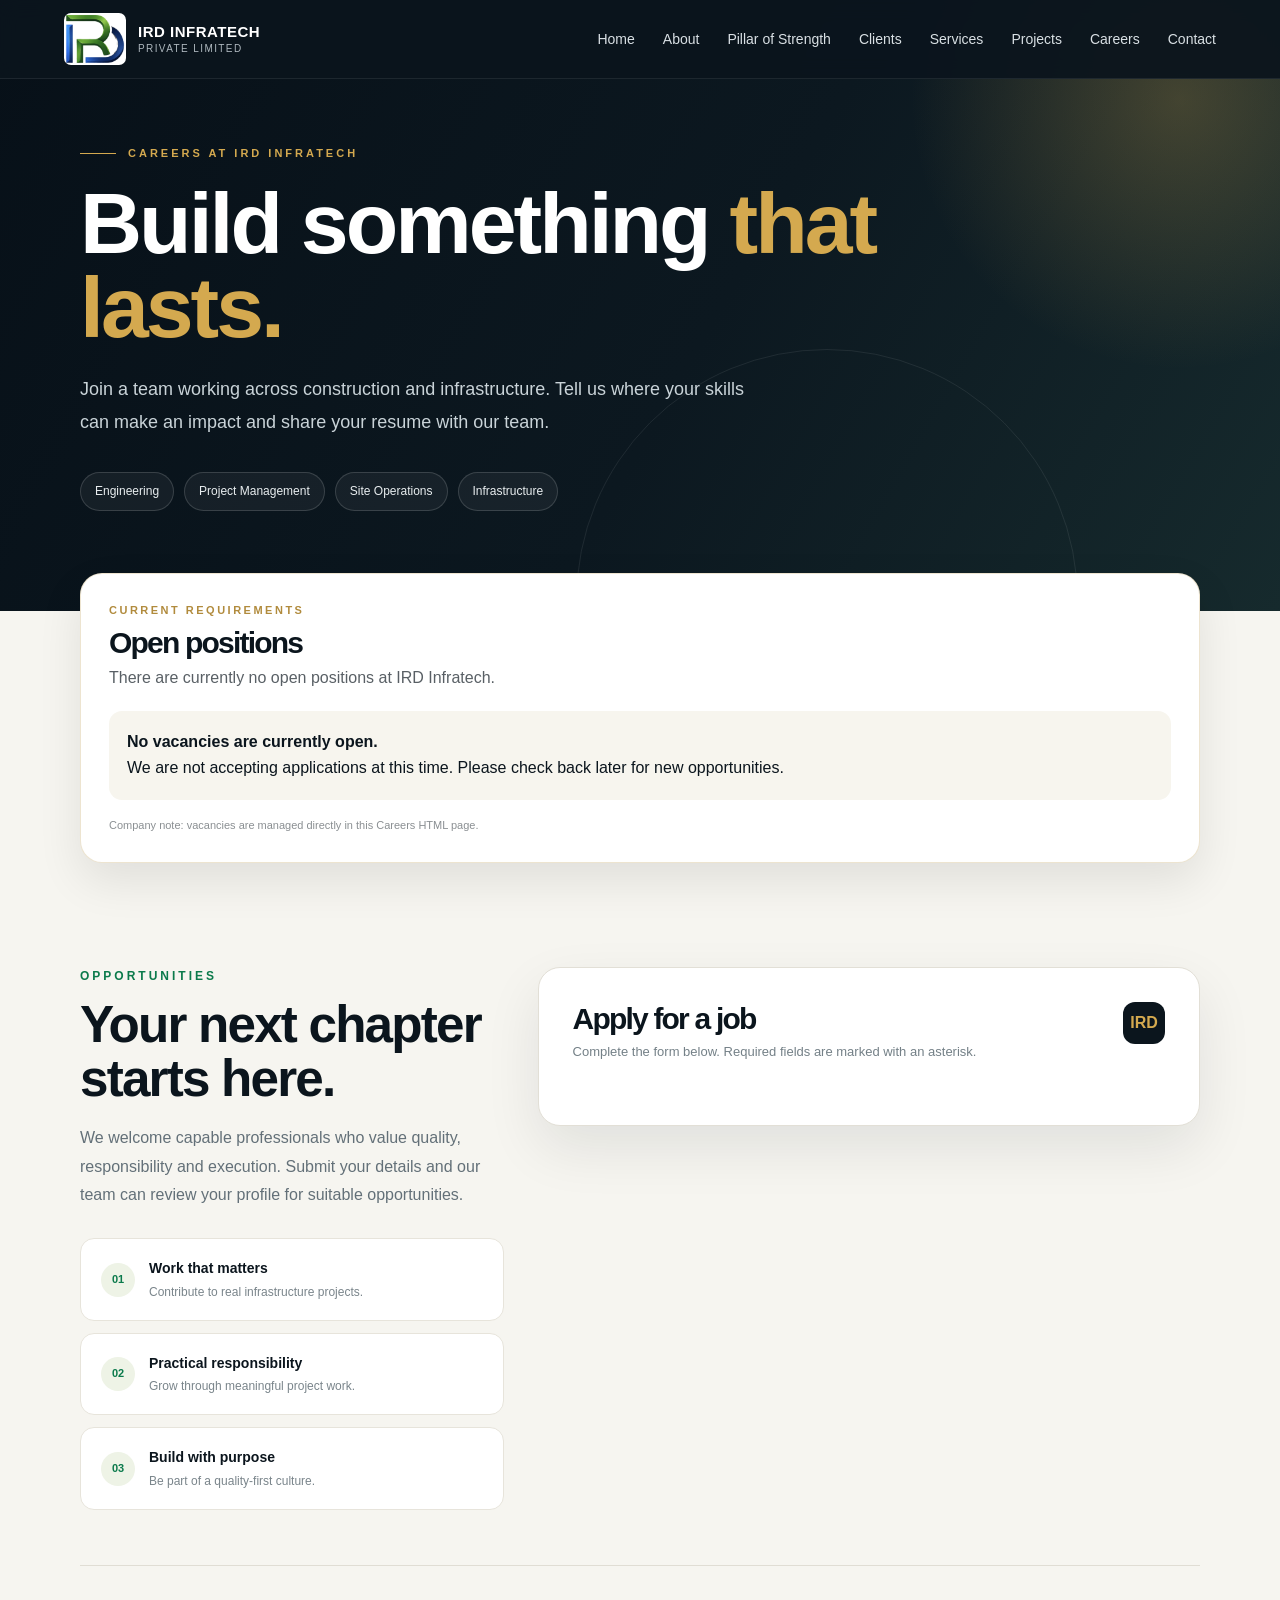
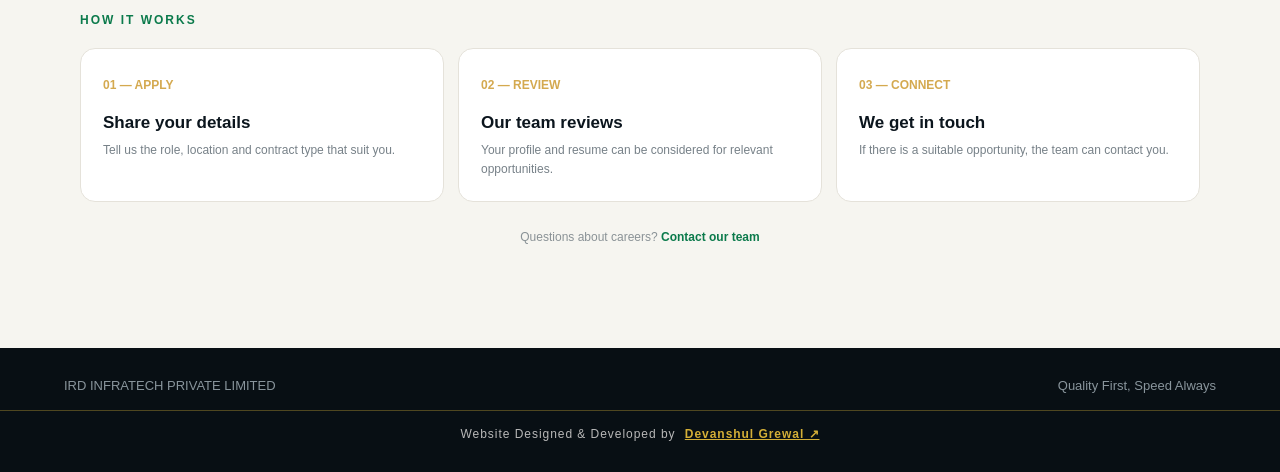
<file: careers.html>
<!doctype html>
<html lang="en">
<head>
<style id="ird-universal-styles">
/* IRD Infratech website styles extracted from the original homepage. */

:root{
  --navy:#0b151d; --navy2:#111f29; --green:#0b7a4b; --lime:#91bd24;
  --gold:#d4a94f; --cream:#f5f4ef; --white:#fff; --muted:#65727b;
}
*{box-sizing:border-box;margin:0;padding:0}
html{scroll-behavior:smooth}
body{font-family:Inter,Arial,Helvetica,sans-serif;color:var(--navy);background:var(--cream);line-height:1.6}
a{text-decoration:none;color:inherit}
.container{width:min(1180px,90%);margin:auto}
.nav{position:fixed;top:0;left:0;width:100%;z-index:20;background:rgba(11,21,29,.94);backdrop-filter:blur(10px);border-bottom:1px solid rgba(255,255,255,.08)}
.nav-inner{height:78px;display:flex;align-items:center;justify-content:space-between}
.brand{display:flex;align-items:center;gap:12px;color:#fff;font-weight:800;letter-spacing:.5px}
.brand img{width:62px;height:52px;object-fit:contain;object-position:center;border-radius:7px;background:#fff}
.brand span{font-size:15px;line-height:1.15}.brand small{display:block;font-weight:500;color:#aeb8be;font-size:10px;letter-spacing:1.4px;margin-top:3px}
.nav-links{display:flex;gap:28px;color:#d9e0e4;font-size:14px}.nav-links a:hover{color:#a9d53b}
.menu{display:none;color:#fff;font-size:26px;background:none;border:0}
.hero{min-height:100vh;display:flex;align-items:center;position:relative;overflow:hidden;background:
radial-gradient(circle at 78% 40%,rgba(145,189,36,.16),transparent 34%),
linear-gradient(120deg,#071018 0%,#0b151d 48%,#16252e 100%)}
.hero:after{content:"";position:absolute;right:-12%;bottom:-25%;width:55%;height:70%;background:radial-gradient(circle,rgba(145,189,36,.25),transparent 65%)}
.hero-content{position:relative;z-index:2;padding-top:70px;color:#fff;max-width:760px}
.kicker{color:#a9d53b;letter-spacing:4px;font-weight:800;font-size:13px;margin-bottom:18px}
h1{font-size:clamp(46px,7vw,84px);line-height:.98;letter-spacing:-3px;margin-bottom:24px}
.hero p{font-size:19px;color:#d4dde2;max-width:650px}
.tagline{margin-top:15px;color:#fff;font-weight:700;font-size:15px;letter-spacing:1.8px}
.actions{display:flex;gap:14px;margin-top:36px;flex-wrap:wrap}
.btn{padding:14px 24px;border-radius:2px;font-weight:800;font-size:14px;display:inline-block}
.btn-primary{background:#a9d53b;color:#0b151d}.btn-primary:hover{background:#c0e866}
.btn-outline{border:1px solid rgba(255,255,255,.6);color:#fff}.btn-outline:hover{background:#fff;color:#0b151d}
section{padding:100px 0}
.eyebrow{font-size:12px;letter-spacing:3px;color:var(--green);font-weight:900;margin-bottom:12px}
h2{font-size:clamp(34px,5vw,56px);line-height:1.05;letter-spacing:-1.8px}
.about{background:#fff}.about-grid{display:grid;grid-template-columns:1.05fr .95fr;gap:80px;align-items:start}
.about-copy{font-size:18px;color:#47545d}.about-copy p+p{margin-top:18px}
.info-card{background:var(--navy);color:#fff;padding:38px;position:relative;overflow:hidden}
.info-card:before{content:"";position:absolute;right:-70px;top:-70px;width:200px;height:200px;border-radius:50%;background:rgba(145,189,36,.15)}
.info-card h3{font-size:27px;margin-bottom:18px}.info-card p{color:#c7d0d5;margin:10px 0}.info-card strong{color:#fff}
.services{background:#0f1c24;color:#fff}.service-grid{display:grid;grid-template-columns:repeat(3,1fr);gap:16px;margin-top:45px}
.service{padding:30px;border:1px solid rgba(255,255,255,.12);min-height:220px;transition:.25s}
.service:hover{transform:translateY(-6px);border-color:#a9d53b}.service-grid .service:nth-child(4){grid-column:1}.service-grid .service:nth-child(5){grid-column:2}
.num{color:#a9d53b;font-weight:900;font-size:12px;letter-spacing:2px}.service h3{font-size:21px;margin:35px 0 12px}.service p{color:#aeb9bf;font-size:14px}
.projects{background:var(--cream)}.project-note{margin-top:10px;color:var(--muted)}.project-grid{display:grid;grid-template-columns:repeat(3,1fr);gap:18px;margin-top:45px}
.project{background:#fff;min-height:260px;display:flex;flex-direction:column;justify-content:end;position:relative;overflow:hidden}
.project-placeholder{height:190px;background:linear-gradient(135deg,#d8ded8,#9ba8a4);display:grid;place-items:center;color:#44504e;font-size:12px;letter-spacing:2px;font-weight:900}
.project-body{padding:20px}.project-body small{color:var(--green);font-weight:800;letter-spacing:1.5px}.project-body h3{margin-top:4px}
.stats{background:#a9d53b;color:#0b151d}.stat-grid{display:grid;grid-template-columns:repeat(4,1fr);gap:20px}.stat strong{font-size:46px;line-height:1;display:block}.stat span{display:block;margin-top:8px;font-weight:700}
.contact{background:#fff}.contact-grid{display:grid;grid-template-columns:1fr 1fr;gap:70px}.contact-copy{color:#526069;font-size:17px;margin-top:18px}.details{margin-top:28px;display:grid;gap:16px}.detail{display:flex;gap:14px;align-items:flex-start}.icon{width:38px;height:38px;border-radius:50%;background:#eaf2df;display:grid;place-items:center;color:var(--green);font-weight:900;flex:none}.detail div strong{display:block;color:#18252d}.detail div span{color:#637078;font-size:14px}
.contact-box{background:var(--navy);padding:40px;color:#fff}.contact-box h3{font-size:30px}.contact-box p{color:#b9c3c8;margin:12px 0 28px}.quick{display:flex;gap:12px;flex-wrap:wrap}.quick a{padding:12px 18px;border:1px solid rgba(255,255,255,.25);color:#fff;font-weight:800;font-size:13px}.quick a:hover{background:#fff;color:var(--navy)}
footer{background:#080f14;color:#89959c;padding:28px 0;font-size:13px}.foot{display:flex;justify-content:space-between;gap:20px}.foot strong{color:#fff}
.reveal{opacity:0;transform:translateY(20px);transition:.7s ease}.reveal.show{opacity:1;transform:none}
@media(max-width:900px){
 .nav-links{display:none}.menu{display:block}.nav-links.open{display:flex;position:absolute;top:78px;left:0;width:100%;background:#0b151d;flex-direction:column;padding:20px 5%;gap:18px}
 .about-grid,.contact-grid{grid-template-columns:1fr;gap:40px}.service-grid{grid-template-columns:repeat(2,1fr)}.service-grid .service:nth-child(4),.service-grid .service:nth-child(5){grid-column:auto}.project-grid{grid-template-columns:1fr 1fr}.stat-grid{grid-template-columns:repeat(2,1fr);gap:35px}
}
@media(max-width:600px){
 h1{letter-spacing:-2px}.hero{background-position:62% center}.hero p{font-size:16px}
 section{padding:75px 0}.service-grid,.project-grid{grid-template-columns:1fr}.service-grid .service:nth-child(4),.service-grid .service:nth-child(5){grid-column:auto}.stat-grid{grid-template-columns:1fr 1fr}.foot{flex-direction:column}
}

.creator-credit{margin-top:14px;padding-top:14px;border-top:1px solid rgba(212,175,55,.35);text-align:center;font-size:12px;letter-spacing:.08em;color:#b8b8b8}.creator-credit strong{color:#d4af37;font-weight:700;margin-left:5px}@media(max-width:600px){.creator-credit{font-size:10px;letter-spacing:.05em}}

/* Owner + project management additions */
.owner-badge{display:inline-flex;align-items:center;gap:10px;margin:12px 0 16px;padding:9px 16px;border:1px solid rgba(185,149,69,.5);border-radius:999px;background:rgba(255,255,255,.08);font-size:12px}
.owner-badge span{letter-spacing:.14em;color:#b99545;font-weight:700}.owner-badge strong{font-weight:600}
.project img{display:block}
.project-body a{display:inline-block;margin-top:10px;color:inherit;font-weight:700;text-decoration:none}

.projects .btn-outline{border:1px solid #0b151d;color:#0b151d}.projects .btn-outline:hover{background:#0b151d;color:#fff}


/* IRD Infratech About Page */
.pt-breadcrumb { position: relative; background: #1f1f1f; padding: 105px 0 90px; overflow: hidden; }
.pt-breadcrumb:before { content: ""; position: absolute; inset: 0; background: url('../images/04.png') center/cover no-repeat; opacity: .18; }
.pt-breadcrumb-inner { position: relative; z-index: 1; }
.pt-breadcrumb-title { margin: 0 0 8px; font-size: 54px; line-height: 1.1; font-weight: 600; }
.pt-breadcrumb-subtitle { margin: 0; opacity: .9; }
.pt-breadcrumb-list { list-style: none; margin: 20px 0 0; padding: 0; }
.pt-breadcrumb-list li { display: inline-block; color: #fff; margin-left: 8px; }
.pt-breadcrumb-list li + li:before { content: "/"; margin-right: 8px; opacity: .6; }
.pt-breadcrumb-list a { color: #fff; }
.about-us.pt-section { padding: 110px 0; }


/* IRD Infratech Pillar of Strength */
.pillar-table-wrap { overflow-x:auto; }
@media (max-width: 767px) {
  .pt-breadcrumb-title { font-size: 38px; }
  .pt-breadcrumb { padding: 75px 0 65px; }
}


/* =========================
   ABOUT PAGE
   ========================= */
.about-page{background:#f5f4ef;color:#0b151d}
.about-page .nav-links a.active{color:#a9d53b}
.about-hero{min-height:590px;padding:170px 0 90px;background:#0b151d;color:#fff;position:relative;overflow:hidden}
.about-hero:before{content:"";position:absolute;inset:0;background:linear-gradient(115deg,rgba(11,21,29,.98) 0%,rgba(11,21,29,.88) 55%,rgba(11,21,29,.58) 100%)}
.about-hero:after{content:"";position:absolute;width:620px;height:620px;border:1px solid rgba(169,213,59,.18);border-radius:50%;right:-160px;top:-190px;box-shadow:0 0 0 70px rgba(169,213,59,.025),0 0 0 140px rgba(169,213,59,.018)}
.about-hero-grid{position:absolute;inset:0;opacity:.13;background-image:linear-gradient(rgba(255,255,255,.25) 1px,transparent 1px),linear-gradient(90deg,rgba(255,255,255,.25) 1px,transparent 1px);background-size:60px 60px;mask-image:linear-gradient(90deg,#000,transparent 85%)}
.about-hero-inner{position:relative;z-index:2;display:flex;justify-content:space-between;align-items:end;gap:50px}
.about-hero h1{font-size:clamp(48px,7vw,86px);letter-spacing:-4px;line-height:.96;margin:18px 0 28px}
.about-hero h1 span{color:#a9d53b}
.about-hero p{max-width:650px;color:#cbd4d9;font-size:19px}
.about-hero-meta{border-left:1px solid rgba(255,255,255,.25);padding-left:24px;min-width:170px}
.about-hero-meta span{display:block;color:#a9d53b;font-size:13px;font-weight:900;letter-spacing:2px;margin-bottom:8px}
.about-hero-meta strong{font-size:12px;letter-spacing:2px}

.about-intro{padding:115px 0;background:#fff}
.about-intro-grid{display:grid;grid-template-columns:.9fr 1.1fr;gap:90px;align-items:center}
.about-visual{max-width:500px}
.visual-frame{height:470px;background:#101e27;position:relative;overflow:hidden;border:12px solid #eef0e9;box-shadow:24px 24px 0 #dfe7d1}
.visual-grid{position:absolute;inset:0;background-image:linear-gradient(rgba(169,213,59,.14) 1px,transparent 1px),linear-gradient(90deg,rgba(169,213,59,.14) 1px,transparent 1px);background-size:44px 44px}
.visual-grid:after{content:"";position:absolute;width:280px;height:280px;border:1px solid rgba(169,213,59,.5);transform:rotate(45deg);left:105px;top:95px}
.visual-logo{position:absolute;inset:0;display:grid;place-items:center}
.visual-logo img{width:150px;height:150px;object-fit:contain;background:#fff;padding:10px;border-radius:4px;box-shadow:0 15px 45px rgba(0,0,0,.3)}
.visual-label{position:absolute;left:22px;bottom:18px;color:#a9d53b;font-size:10px;letter-spacing:2px;font-weight:900}
.visual-caption{display:flex;justify-content:space-between;margin-top:20px;font-size:10px;letter-spacing:1.8px;font-weight:900;color:#65727b}
.visual-caption b{color:#0b7a4b}
.about-copy-block h2{font-size:clamp(38px,4.5vw,62px);line-height:1.02;letter-spacing:-2.4px;margin-bottom:25px}
.about-copy-block p{font-size:17px;color:#526069;max-width:720px}
.about-copy-block p+p{margin-top:17px}
.about-highlight{margin-top:32px;border-left:4px solid #a9d53b;background:#f5f4ef;padding:20px 24px}
.about-highlight span{display:block;font-size:10px;letter-spacing:2px;font-weight:900;color:#0b7a4b;margin-bottom:6px}
.about-highlight strong{font-size:17px}

.about-capabilities{padding:110px 0;background:#0f1c24;color:#fff}
.section-heading{display:grid;grid-template-columns:1fr .65fr;gap:60px;align-items:end}
.section-heading h2{font-size:clamp(38px,5vw,60px);letter-spacing:-2.5px}
.section-heading p{color:#aeb9bf;font-size:16px;max-width:480px}
.capability-grid{display:grid;grid-template-columns:repeat(4,1fr);gap:1px;background:rgba(255,255,255,.13);margin-top:60px}
.capability{background:#0f1c24;padding:30px;min-height:280px;position:relative;transition:.25s}
.capability:hover{background:#152630;transform:translateY(-5px)}
.capability>span{color:#a9d53b;font-size:11px;letter-spacing:2px;font-weight:900}
.capability-icon{width:45px;height:45px;border:1px solid rgba(169,213,59,.5);display:grid;place-items:center;color:#a9d53b;font-weight:900;margin:35px 0 22px}
.capability h3{font-size:23px;margin-bottom:12px}
.capability p{font-size:14px;color:#aeb9bf}

.about-team{padding:115px 0;background:#f5f4ef}
.team-heading{margin-bottom:60px}
.team-list{display:grid;gap:14px}
.team-layout{display:grid;grid-template-columns:1.15fr .85fr;gap:70px;align-items:stretch}
.team-card{display:grid;grid-template-columns:65px 1fr;gap:18px;background:#fff;padding:28px 30px;border:1px solid #e5e8e1;transition:.25s}
.team-card:hover{transform:translateX(5px);border-color:#cfd9c2}
.team-number{font-size:12px;color:#0b7a4b;font-weight:900;letter-spacing:2px}
.team-card h3{font-size:20px;margin-bottom:3px}
.team-card span{font-size:11px;color:#0b7a4b;font-weight:900;letter-spacing:1px;text-transform:uppercase}
.team-card p{font-size:14px;color:#65727b;margin-top:10px}
.team-panel{background:#0b151d;min-height:430px;position:relative;overflow:hidden;color:#fff;padding:28px;display:flex;flex-direction:column;justify-content:space-between}
.team-panel:after{content:"";position:absolute;width:340px;height:340px;border:1px solid rgba(169,213,59,.35);border-radius:50%;right:-110px;bottom:-110px}
.team-panel-top,.team-panel-bottom{position:relative;z-index:2;display:flex;justify-content:space-between;align-items:center}
.team-panel-top span{font-size:10px;letter-spacing:2px;color:#a9d53b;font-weight:900}
.team-panel-top b{font-size:20px}
.team-panel-lines{position:absolute;inset:80px 30px;background-image:linear-gradient(rgba(255,255,255,.08) 1px,transparent 1px),linear-gradient(90deg,rgba(255,255,255,.08) 1px,transparent 1px);background-size:36px 36px}
.team-panel-lines:after{content:"";position:absolute;width:210px;height:210px;border:1px solid rgba(169,213,59,.5);left:50%;top:50%;transform:translate(-50%,-50%) rotate(45deg)}
.team-panel-bottom{border-top:1px solid rgba(255,255,255,.15);padding-top:18px}
.team-panel-bottom strong{font-size:15px}
.team-panel-bottom span{font-size:11px;color:#9ba8ae;letter-spacing:1px}

.about-commitment{padding:105px 0;background:#a9d53b;color:#0b151d}
.commitment-grid{display:grid;grid-template-columns:1fr .85fr;gap:90px;align-items:end}
.commitment-grid h2{font-size:clamp(38px,5vw,62px);letter-spacing:-2.5px}
.commitment-grid p{font-size:17px;max-width:600px;margin-bottom:28px}
.commitment-grid .eyebrow{color:#0b7a4b}
.commitment-grid .btn-primary{background:#0b151d;color:#fff}
.commitment-grid .btn-primary:hover{background:#fff;color:#0b151d}

.about-contact-strip{padding:32px 0;background:#0b151d;color:#fff}
.about-contact-strip .container{display:flex;align-items:center;justify-content:space-between}
.about-contact-strip span{font-size:11px;letter-spacing:2px;color:#aeb9bf;font-weight:900}
.about-contact-strip a{color:#a9d53b;font-size:14px;font-weight:900;letter-spacing:1.5px}
.about-contact-strip b{font-size:20px;margin-left:8px}
.site-footer{background:#071017;color:#fff;padding:30px 0}
.footer-inner{display:flex;justify-content:space-between;align-items:center}
.footer-inner p{font-size:12px;color:#88959b;letter-spacing:1px}

@media(max-width:900px){
  .about-hero-inner,.section-heading,.commitment-grid,.team-layout,.about-intro-grid{grid-template-columns:1fr;display:grid}
  .about-hero-inner{align-items:start}
  .about-hero{padding-top:145px}
  .about-hero-meta{margin-top:20px}
  .about-intro-grid{gap:70px}
  .about-visual{max-width:100%}
  .capability-grid{grid-template-columns:repeat(2,1fr)}
  .section-heading{gap:25px}
  .team-layout{gap:35px}
}
@media(max-width:640px){
  .nav-inner{height:68px}
  .nav-links{display:none;position:absolute;top:68px;left:0;right:0;background:#0b151d;padding:20px 5%;flex-direction:column;gap:18px}
  .nav-links.open{display:flex}
  .menu{display:block}
  .about-hero{min-height:560px;padding:125px 0 70px}
  .about-hero h1{font-size:48px;letter-spacing:-2.5px}
  .about-hero p{font-size:16px}
  .about-intro,.about-team,.about-capabilities{padding:75px 0}
  .visual-frame{height:360px;border-width:8px}
  .visual-grid:after{width:210px;height:210px;left:50%;top:50%;margin:-105px}
  .capability-grid{grid-template-columns:1fr}
  .capability{min-height:220px}
  .team-card{grid-template-columns:45px 1fr;padding:22px}
  .team-panel{min-height:300px}
  .commitment-grid{gap:35px}
  .about-contact-strip .container,.footer-inner{flex-direction:column;align-items:flex-start;gap:14px}
}

/* Static-site enhancements */
.md-static-photo{width:100%;height:430px;object-fit:contain;background:#fff;padding:35px;border:1px solid #d8ded5}
.static-note{padding:18px 22px;background:#f5f4ef;border-left:4px solid #a9d53b;color:#526069}
.no-data{padding:28px;background:#fff;border:1px solid #e2e6df;color:#65727b}

.sr-only{position:absolute;width:1px;height:1px;padding:0;margin:-1px;overflow:hidden;clip:rect(0,0,0,0);white-space:nowrap;border:0}


/* Clear click affordance for Managing Director profile */
.owner-profile-link{display:inline-block;color:inherit;text-decoration:none}
.owner-profile-link .owner-badge{cursor:pointer;transition:transform .2s ease,background .2s ease,border-color .2s ease}
.owner-profile-link:hover .owner-badge,.owner-profile-link:focus-visible .owner-badge{transform:translateY(-2px);background:rgba(185,149,69,.14);border-color:#b99545}
.owner-badge em{font-style:normal;font-size:9px;letter-spacing:.12em;color:#b99545;font-weight:800;margin-left:5px;white-space:nowrap}

</style>

<meta charset="utf-8"><meta name="viewport" content="width=device-width,initial-scale=1">
<title>Careers | IRD Infratech</title>
<meta name="description" content="Explore career opportunities and apply to IRD Infratech Private Limited.">
<style>
.careers-page{background:#f6f5f0}.career-hero{position:relative;overflow:hidden;background:linear-gradient(120deg,#071018,#0c1820 55%,#162a2d);color:#fff;padding:145px 20px 100px}.career-hero:before{content:"";position:absolute;width:560px;height:560px;right:-180px;top:-180px;border-radius:50%;background:radial-gradient(circle,rgba(212,169,79,.26),transparent 68%)}.career-hero:after{content:"";position:absolute;left:45%;bottom:-240px;width:500px;height:500px;border-radius:50%;border:1px solid rgba(255,255,255,.08)}.career-wrap{width:min(1120px,92%);margin:auto;position:relative;z-index:1}.career-kicker{display:flex;align-items:center;gap:12px;color:#d4a94f;font-size:11px;letter-spacing:3px;font-weight:900}.career-kicker:before{content:"";width:36px;height:1px;background:#d4a94f}.career-hero h1{font-size:clamp(48px,7vw,86px);letter-spacing:-3px;line-height:.98;margin:18px 0 24px;max-width:800px}.career-hero h1 em{font-style:normal;color:#d4a94f}.career-hero p{max-width:680px;color:#c9d3d8;font-size:18px;line-height:1.8}.career-hero-pills{display:flex;gap:10px;flex-wrap:wrap;margin-top:34px}.career-pill{border:1px solid rgba(255,255,255,.15);background:rgba(255,255,255,.05);padding:9px 14px;border-radius:999px;font-size:12px;color:#e8edef}.career-main{padding:70px 20px 100px}.career-layout{display:grid;grid-template-columns:.78fr 1.22fr;gap:34px;align-items:start}.career-intro h2{font-size:clamp(32px,4vw,52px);line-height:1.05;margin:8px 0 18px}.career-intro>p{color:#637078;line-height:1.8;font-size:16px}.career-benefits{display:grid;gap:12px;margin-top:28px}.benefit{background:#fff;border:1px solid #e7e4db;padding:18px 20px;border-radius:14px;display:flex;gap:14px;align-items:center}.benefit-num{width:34px;height:34px;border-radius:50%;display:grid;place-items:center;background:#eef3e6;color:#0b7a4b;font-size:11px;font-weight:900;flex:none}.benefit strong{display:block;font-size:14px}.benefit span{display:block;color:#7a858b;font-size:12px;margin-top:3px}.career-card{background:#fff;border:1px solid #e2dfd6;border-radius:22px;padding:34px;box-shadow:0 22px 55px rgba(11,21,29,.09)}.form-head{display:flex;justify-content:space-between;gap:20px;align-items:flex-start;margin-bottom:28px}.form-head h2{font-size:30px;line-height:1.1;margin:0 0 7px}.form-head p{color:#748087;font-size:13px;line-height:1.6;margin:0}.form-mark{width:42px;height:42px;border-radius:12px;background:#0b151d;color:#d4a94f;display:grid;place-items:center;font-weight:900;flex:none}.career-form{display:grid;grid-template-columns:1fr 1fr;gap:18px}.field{display:flex;flex-direction:column;gap:7px}.field.full{grid-column:1/-1}.field label{font-size:11px;letter-spacing:1.5px;text-transform:uppercase;color:#44515a;font-weight:900}.field input,.field select{width:100%;box-sizing:border-box;padding:14px 15px;border:1px solid #dcd9d0;border-radius:10px;background:#fafaf8;color:#1a262d;font:inherit;transition:.2s}.field input:focus,.field select:focus{outline:none;border-color:#c39a4b;box-shadow:0 0 0 3px rgba(195,154,75,.12);background:#fff}.required{color:#b99545}.resume-field{border:1px dashed #cfc9bb;border-radius:12px;padding:14px;background:#faf9f5}.resume-field input{border:0;padding:4px 0;background:transparent}.resume-note{font-size:11px;color:#89939a}.apply-btn{grid-column:1/-1;border:0;border-radius:11px;padding:16px 22px;cursor:pointer;font:inherit;font-weight:900;letter-spacing:.04em;background:#0b151d;color:#fff;box-shadow:0 10px 20px rgba(11,21,29,.12);transition:.2s}.apply-btn:hover{transform:translateY(-2px);background:#152631}.form-note{grid-column:1/-1;font-size:11px;color:#8a9398;line-height:1.6;margin:0}.success{display:none;margin-top:16px;padding:13px 15px;border-radius:10px;background:#edf6ed;border:1px solid #cce3cf;color:#315e38;font-size:13px}.career-footer-note{margin-top:26px;text-align:center;color:#8a9296;font-size:12px}.career-footer-note strong{color:#46545b}.career-footer-note a{color:#0b7a4b;font-weight:800}.career-steps{margin-top:55px;padding-top:45px;border-top:1px solid #e0ddd4}.steps-title{font-size:12px;letter-spacing:2px;text-transform:uppercase;color:#0b7a4b;font-weight:900}.steps{display:grid;grid-template-columns:repeat(3,1fr);gap:14px;margin-top:18px}.step{background:#fff;border:1px solid #e5e2da;padding:22px;border-radius:15px}.step b{color:#d4a94f;font-size:12px}.step h3{margin:12px 0 5px;font-size:17px}.step p{font-size:12px;color:#778188;line-height:1.6;margin:0}@media(max-width:850px){.career-layout{grid-template-columns:1fr}.steps{grid-template-columns:1fr 1fr}}@media(max-width:600px){.career-hero{padding:125px 20px 75px}.career-hero h1{letter-spacing:-2px}.career-card{padding:23px}.career-form{grid-template-columns:1fr}.field.full,.apply-btn,.form-note{grid-column:auto}.steps{grid-template-columns:1fr}.form-head{gap:10px}}

.requirements-panel{width:min(1120px,92%);margin:-38px auto 0;position:relative;z-index:3;padding:0 0 34px}
.requirements-card{background:#fff;border:1px solid rgba(185,149,69,.25);border-radius:22px;padding:28px;box-shadow:0 18px 45px rgba(0,0,0,.09)}
.req-head{display:flex;justify-content:space-between;gap:20px;align-items:flex-end}.req-eyebrow{font-size:11px;letter-spacing:2.5px;color:#b18b3d;font-weight:900}.requirements-card h2{margin:7px 0 7px;font-size:30px}.requirements-card p{margin:0;opacity:.68;line-height:1.6}.req-grid{display:grid;grid-template-columns:repeat(3,1fr);gap:12px;margin-top:22px}.req-item{border:1px solid rgba(30,45,50,.1);border-radius:15px;padding:17px;background:#fbfaf6}.req-item strong{display:block;font-size:16px;margin-bottom:7px}.req-item span{display:block;font-size:12px;opacity:.62}.req-closed{margin-top:20px;padding:18px;border-radius:13px;background:#f7f5ee;line-height:1.65}.req-admin-note{font-size:11px!important;opacity:.48!important;margin-top:17px!important}
@media(max-width:760px){.req-grid{grid-template-columns:1fr}.req-head{display:block}}
</style>
</head>
<body class="careers-page">
<header class="nav"><div class="container nav-inner"><a class="brand" href="index.html"><img src="logo.png" alt="IRD Infratech logo"><span>IRD INFRATECH<small>PRIVATE LIMITED</small></span></a><button class="menu" aria-label="Open menu">☰</button><nav class="nav-links"><a href="index.html">Home</a><a href="about.html">About</a><a href="pillar-of-strength.html">Pillar of Strength</a><a href="clients.html">Clients</a><a href="services.html">Services</a><a href="projects.html">Projects</a><a href="careers.html" aria-current="page">Careers</a><a href="index.html#contact">Contact</a></nav></div></header>
<section class="career-hero"><div class="career-wrap"><div class="career-kicker">CAREERS AT IRD INFRATECH</div><h1>Build something <em>that lasts.</em></h1><p>Join a team working across construction and infrastructure. Tell us where your skills can make an impact and share your resume with our team.</p><div class="career-hero-pills"><span class="career-pill">Engineering</span><span class="career-pill">Project Management</span><span class="career-pill">Site Operations</span><span class="career-pill">Infrastructure</span></div></div></section>
<section class="requirements-panel" aria-labelledby="requirements-title">
  <div class="requirements-card">
    <div class="req-head">
      <div>
        <div class="req-eyebrow">CURRENT REQUIREMENTS</div>
        <h2 id="requirements-title">Open positions</h2>
        <p id="requirementIntro">See our current hiring requirements below.</p>
      </div>
    </div>
    <div id="requirementsContent"></div>
    <p class="req-admin-note">Company note: vacancies are managed directly in this Careers HTML page.</p>
  </div>
</section>
<script>
/*
 ==========================================================
 IRD INFRATECH — COMPANY REQUIREMENTS
 Edit ONLY this object whenever hiring requirements change.

 NO VACANCY:
   active: false,
   items: []

 VACANCY:
   active: true,
   items: [
     {job:"Project Engineer", location:"Uttar Pradesh", contract:"Full-time"}
   ]

 The application form automatically appears only when
 active=true AND at least one item exists.
 ==========================================================
*/
const REQUIREMENTS = {
  active: false,
  title: "Open positions",
  intro: "There are currently no open positions at IRD Infratech.",
  items: []
};

(function(){
  const content=document.getElementById("requirementsContent");
  const title=document.getElementById("requirements-title");
  const intro=document.getElementById("requirementIntro");
  const application=document.querySelector(".career-main");

  title.textContent=REQUIREMENTS.title || "Open positions";
  intro.textContent=REQUIREMENTS.intro || "";

  const open=REQUIREMENTS.active && Array.isArray(REQUIREMENTS.items) && REQUIREMENTS.items.length>0;

  if(!open){
    content.innerHTML='<div class="req-closed"><strong>No vacancies are currently open.</strong><br>We are not accepting applications at this time. Please check back later for new opportunities.</div>';
    if(application) application.style.display="none";
    return;
  }

  content.innerHTML='<div class="req-grid">'+REQUIREMENTS.items.map(function(x){
    return '<div class="req-item"><strong>'+esc(x.job)+'</strong><span>'+esc(x.location)+' &nbsp;·&nbsp; '+esc(x.contract)+'</span></div>';
  }).join("")+'</div>';

  // Make the application dropdown contain only currently required jobs.
  const select=document.getElementById("jobs");
  if(select){
    select.innerHTML='<option value="">Select a position</option>'+
      REQUIREMENTS.items.map(function(x){return '<option>'+esc(x.job)+'</option>';}).join("");
  }

  function esc(v){
    return String(v||"").replace(/[&<>"']/g,function(m){
      return {"&":"&amp;","<":"&lt;",">":"&gt;","\"":"&quot;","'":"&#39;"}[m];
    });
  }
})();
</script>

<section class="career-main"><div class="career-wrap"><div class="career-layout"><div class="career-intro"><div class="eyebrow">OPPORTUNITIES</div><h2>Your next chapter starts here.</h2><p>We welcome capable professionals who value quality, responsibility and execution. Submit your details and our team can review your profile for suitable opportunities.</p><div class="career-benefits"><div class="benefit"><div class="benefit-num">01</div><div><strong>Work that matters</strong><span>Contribute to real infrastructure projects.</span></div></div><div class="benefit"><div class="benefit-num">02</div><div><strong>Practical responsibility</strong><span>Grow through meaningful project work.</span></div></div><div class="benefit"><div class="benefit-num">03</div><div><strong>Build with purpose</strong><span>Be part of a quality-first culture.</span></div></div></div></div>
<div class="career-card"><div class="form-head"><div><h2>Apply for a job</h2><p>Complete the form below. Required fields are marked with an asterisk.</p></div><div class="form-mark">IRD</div></div><form class="career-form" id="careerForm"><div class="field full"><label for="email">Email <span class="required">*</span></label><input id="email" name="Email" type="email" required placeholder="you@example.com"></div><div class="field"><label for="jobs">Jobs <span class="required">*</span></label><select id="jobs" name="Job" required><option value="">Select a position</option><option>Project Manager</option><option>Project Engineer</option><option>Site Supervisor</option><option>Mechanical Engineer</option><option>Quality &amp; Environment Engineer</option><option>Draftsperson</option><option>Project Designer</option><option>Store In-charge</option><option>Other</option></select></div><div class="field"><label for="location">Location <span class="required">*</span></label><input id="location" name="Location" required placeholder="Preferred location"></div><div class="field"><label for="contract">Contract <span class="required">*</span></label><select id="contract" name="Contract" required><option value="">Select contract type</option><option>Full-time</option><option>Part-time</option><option>Contract</option><option>Internship</option></select></div><div class="field"><label for="resume">Resume <span class="required">*</span></label><div class="resume-field"><input id="resume" name="Resume" type="file" required accept=".pdf,.doc,.docx"><div class="resume-note">PDF, DOC or DOCX</div></div></div><button class="apply-btn" type="submit">Submit Application&nbsp; →</button><p class="form-note">Submitting opens your email application addressed to <strong>irdteotia1981@gmail.com</strong>. Please attach the selected resume before sending.</p></form><div class="success" id="careerSuccess">Your email application has been prepared. Complete the send step in your email application and attach your resume.</div></div></div>
<div class="career-steps"><div class="steps-title">HOW IT WORKS</div><div class="steps"><div class="step"><b>01 — APPLY</b><h3>Share your details</h3><p>Tell us the role, location and contract type that suit you.</p></div><div class="step"><b>02 — REVIEW</b><h3>Our team reviews</h3><p>Your profile and resume can be considered for relevant opportunities.</p></div><div class="step"><b>03 — CONNECT</b><h3>We get in touch</h3><p>If there is a suitable opportunity, the team can contact you.</p></div></div></div><div class="career-footer-note">Questions about careers? <a href="mailto:irdteotia1981@gmail.com">Contact our team</a></div></div></section>
<footer><div class="container foot"><div>IRD INFRATECH PRIVATE LIMITED</div><div>Quality First, Speed Always</div></div><div class="creator-credit">Website Designed &amp; Developed by <strong><a href="devanshul-grewal.html" title="View Devanshul Grewal profile" style="text-decoration:underline;font-weight:700;">Devanshul Grewal ↗</a></strong></div></footer>
<script src="/js/script.js"></script><script>document.getElementById('careerForm').addEventListener('submit',function(e){e.preventDefault();const r=document.getElementById('resume');if(!r.files.length)return;const email=document.getElementById('email').value,job=document.getElementById('jobs').value,loc=document.getElementById('location').value,contract=document.getElementById('contract').value;const subject=encodeURIComponent('Job Application - '+job);const body=encodeURIComponent('Job Application\n\nEmail: '+email+'\nJob: '+job+'\nLocation: '+loc+'\nContract: '+contract+'\n\nPlease attach my selected resume before sending.');window.location.href='mailto:irdteotia1981@gmail.com?subject='+subject+'&body='+body;document.getElementById('careerSuccess').style.display='block';});</script>

<script>
(function(){
  const form=document.getElementById("careerForm");
  if(form && (!REQUIREMENTS.active || !REQUIREMENTS.items.length)){
    form.style.display="none";
  }
})();
</script>
</body></html>
</file>
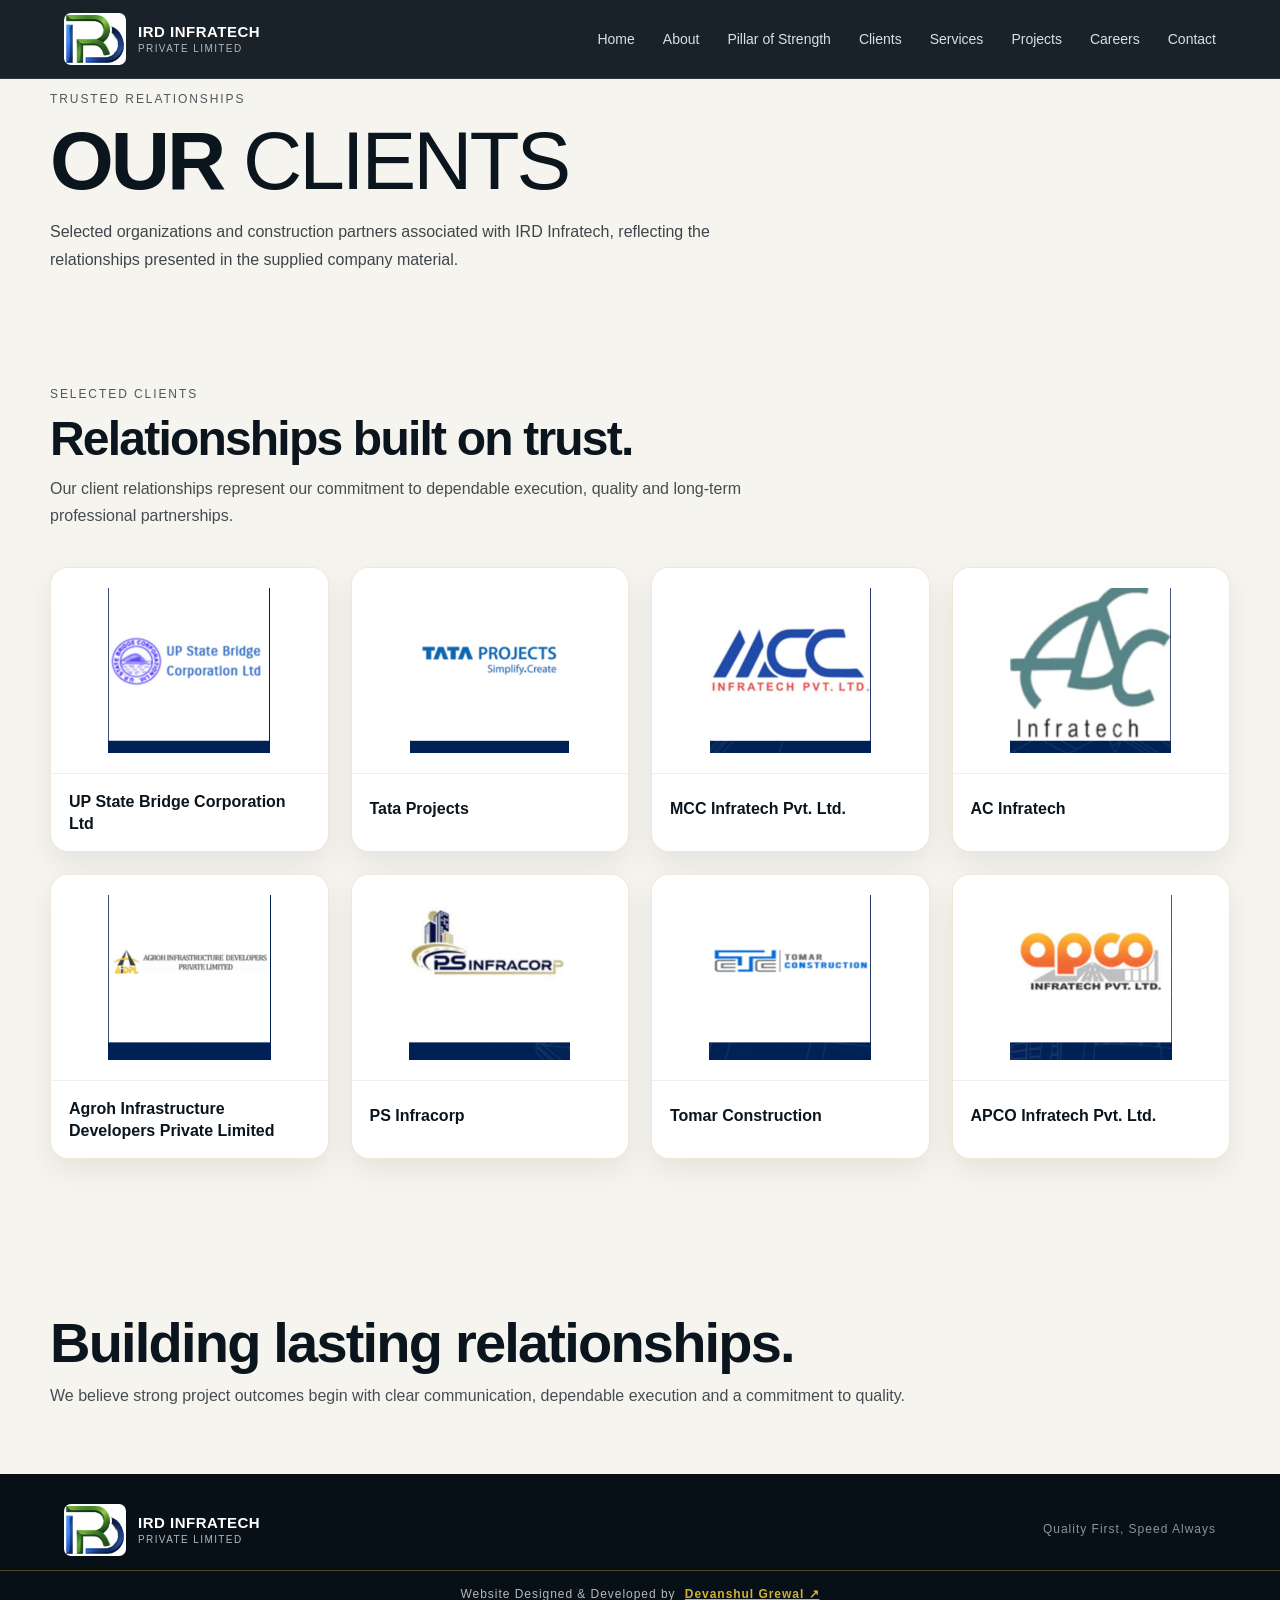
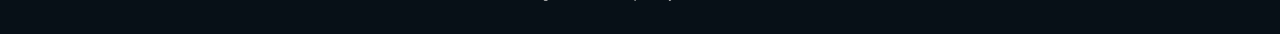
<file: clients.html>
<!doctype html>
<html lang="en">
<head>
<style id="ird-universal-styles">
/* IRD Infratech website styles extracted from the original homepage. */

:root{
  --navy:#0b151d; --navy2:#111f29; --green:#0b7a4b; --lime:#91bd24;
  --gold:#d4a94f; --cream:#f5f4ef; --white:#fff; --muted:#65727b;
}
*{box-sizing:border-box;margin:0;padding:0}
html{scroll-behavior:smooth}
body{font-family:Inter,Arial,Helvetica,sans-serif;color:var(--navy);background:var(--cream);line-height:1.6}
a{text-decoration:none;color:inherit}
.container{width:min(1180px,90%);margin:auto}
.nav{position:fixed;top:0;left:0;width:100%;z-index:20;background:rgba(11,21,29,.94);backdrop-filter:blur(10px);border-bottom:1px solid rgba(255,255,255,.08)}
.nav-inner{height:78px;display:flex;align-items:center;justify-content:space-between}
.brand{display:flex;align-items:center;gap:12px;color:#fff;font-weight:800;letter-spacing:.5px}
.brand img{width:62px;height:52px;object-fit:contain;object-position:center;border-radius:7px;background:#fff}
.brand span{font-size:15px;line-height:1.15}.brand small{display:block;font-weight:500;color:#aeb8be;font-size:10px;letter-spacing:1.4px;margin-top:3px}
.nav-links{display:flex;gap:28px;color:#d9e0e4;font-size:14px}.nav-links a:hover{color:#a9d53b}
.menu{display:none;color:#fff;font-size:26px;background:none;border:0}
.hero{min-height:100vh;display:flex;align-items:center;position:relative;overflow:hidden;background:
radial-gradient(circle at 78% 40%,rgba(145,189,36,.16),transparent 34%),
linear-gradient(120deg,#071018 0%,#0b151d 48%,#16252e 100%)}
.hero:after{content:"";position:absolute;right:-12%;bottom:-25%;width:55%;height:70%;background:radial-gradient(circle,rgba(145,189,36,.25),transparent 65%)}
.hero-content{position:relative;z-index:2;padding-top:70px;color:#fff;max-width:760px}
.kicker{color:#a9d53b;letter-spacing:4px;font-weight:800;font-size:13px;margin-bottom:18px}
h1{font-size:clamp(46px,7vw,84px);line-height:.98;letter-spacing:-3px;margin-bottom:24px}
.hero p{font-size:19px;color:#d4dde2;max-width:650px}
.tagline{margin-top:15px;color:#fff;font-weight:700;font-size:15px;letter-spacing:1.8px}
.actions{display:flex;gap:14px;margin-top:36px;flex-wrap:wrap}
.btn{padding:14px 24px;border-radius:2px;font-weight:800;font-size:14px;display:inline-block}
.btn-primary{background:#a9d53b;color:#0b151d}.btn-primary:hover{background:#c0e866}
.btn-outline{border:1px solid rgba(255,255,255,.6);color:#fff}.btn-outline:hover{background:#fff;color:#0b151d}
section{padding:100px 0}
.eyebrow{font-size:12px;letter-spacing:3px;color:var(--green);font-weight:900;margin-bottom:12px}
h2{font-size:clamp(34px,5vw,56px);line-height:1.05;letter-spacing:-1.8px}
.about{background:#fff}.about-grid{display:grid;grid-template-columns:1.05fr .95fr;gap:80px;align-items:start}
.about-copy{font-size:18px;color:#47545d}.about-copy p+p{margin-top:18px}
.info-card{background:var(--navy);color:#fff;padding:38px;position:relative;overflow:hidden}
.info-card:before{content:"";position:absolute;right:-70px;top:-70px;width:200px;height:200px;border-radius:50%;background:rgba(145,189,36,.15)}
.info-card h3{font-size:27px;margin-bottom:18px}.info-card p{color:#c7d0d5;margin:10px 0}.info-card strong{color:#fff}
.services{background:#0f1c24;color:#fff}.service-grid{display:grid;grid-template-columns:repeat(3,1fr);gap:16px;margin-top:45px}
.service{padding:30px;border:1px solid rgba(255,255,255,.12);min-height:220px;transition:.25s}
.service:hover{transform:translateY(-6px);border-color:#a9d53b}.service-grid .service:nth-child(4){grid-column:1}.service-grid .service:nth-child(5){grid-column:2}
.num{color:#a9d53b;font-weight:900;font-size:12px;letter-spacing:2px}.service h3{font-size:21px;margin:35px 0 12px}.service p{color:#aeb9bf;font-size:14px}
.projects{background:var(--cream)}.project-note{margin-top:10px;color:var(--muted)}.project-grid{display:grid;grid-template-columns:repeat(3,1fr);gap:18px;margin-top:45px}
.project{background:#fff;min-height:260px;display:flex;flex-direction:column;justify-content:end;position:relative;overflow:hidden}
.project-placeholder{height:190px;background:linear-gradient(135deg,#d8ded8,#9ba8a4);display:grid;place-items:center;color:#44504e;font-size:12px;letter-spacing:2px;font-weight:900}
.project-body{padding:20px}.project-body small{color:var(--green);font-weight:800;letter-spacing:1.5px}.project-body h3{margin-top:4px}
.stats{background:#a9d53b;color:#0b151d}.stat-grid{display:grid;grid-template-columns:repeat(4,1fr);gap:20px}.stat strong{font-size:46px;line-height:1;display:block}.stat span{display:block;margin-top:8px;font-weight:700}
.contact{background:#fff}.contact-grid{display:grid;grid-template-columns:1fr 1fr;gap:70px}.contact-copy{color:#526069;font-size:17px;margin-top:18px}.details{margin-top:28px;display:grid;gap:16px}.detail{display:flex;gap:14px;align-items:flex-start}.icon{width:38px;height:38px;border-radius:50%;background:#eaf2df;display:grid;place-items:center;color:var(--green);font-weight:900;flex:none}.detail div strong{display:block;color:#18252d}.detail div span{color:#637078;font-size:14px}
.contact-box{background:var(--navy);padding:40px;color:#fff}.contact-box h3{font-size:30px}.contact-box p{color:#b9c3c8;margin:12px 0 28px}.quick{display:flex;gap:12px;flex-wrap:wrap}.quick a{padding:12px 18px;border:1px solid rgba(255,255,255,.25);color:#fff;font-weight:800;font-size:13px}.quick a:hover{background:#fff;color:var(--navy)}
footer{background:#080f14;color:#89959c;padding:28px 0;font-size:13px}.foot{display:flex;justify-content:space-between;gap:20px}.foot strong{color:#fff}
.reveal{opacity:0;transform:translateY(20px);transition:.7s ease}.reveal.show{opacity:1;transform:none}
@media(max-width:900px){
 .nav-links{display:none}.menu{display:block}.nav-links.open{display:flex;position:absolute;top:78px;left:0;width:100%;background:#0b151d;flex-direction:column;padding:20px 5%;gap:18px}
 .about-grid,.contact-grid{grid-template-columns:1fr;gap:40px}.service-grid{grid-template-columns:repeat(2,1fr)}.service-grid .service:nth-child(4),.service-grid .service:nth-child(5){grid-column:auto}.project-grid{grid-template-columns:1fr 1fr}.stat-grid{grid-template-columns:repeat(2,1fr);gap:35px}
}
@media(max-width:600px){
 h1{letter-spacing:-2px}.hero{background-position:62% center}.hero p{font-size:16px}
 section{padding:75px 0}.service-grid,.project-grid{grid-template-columns:1fr}.service-grid .service:nth-child(4),.service-grid .service:nth-child(5){grid-column:auto}.stat-grid{grid-template-columns:1fr 1fr}.foot{flex-direction:column}
}

.creator-credit{margin-top:14px;padding-top:14px;border-top:1px solid rgba(212,175,55,.35);text-align:center;font-size:12px;letter-spacing:.08em;color:#b8b8b8}.creator-credit strong{color:#d4af37;font-weight:700;margin-left:5px}@media(max-width:600px){.creator-credit{font-size:10px;letter-spacing:.05em}}

/* Owner + project management additions */
.owner-badge{display:inline-flex;align-items:center;gap:10px;margin:12px 0 16px;padding:9px 16px;border:1px solid rgba(185,149,69,.5);border-radius:999px;background:rgba(255,255,255,.08);font-size:12px}
.owner-badge span{letter-spacing:.14em;color:#b99545;font-weight:700}.owner-badge strong{font-weight:600}
.project img{display:block}
.project-body a{display:inline-block;margin-top:10px;color:inherit;font-weight:700;text-decoration:none}

.projects .btn-outline{border:1px solid #0b151d;color:#0b151d}.projects .btn-outline:hover{background:#0b151d;color:#fff}


/* IRD Infratech About Page */
.pt-breadcrumb { position: relative; background: #1f1f1f; padding: 105px 0 90px; overflow: hidden; }
.pt-breadcrumb:before { content: ""; position: absolute; inset: 0; background: url('../images/04.png') center/cover no-repeat; opacity: .18; }
.pt-breadcrumb-inner { position: relative; z-index: 1; }
.pt-breadcrumb-title { margin: 0 0 8px; font-size: 54px; line-height: 1.1; font-weight: 600; }
.pt-breadcrumb-subtitle { margin: 0; opacity: .9; }
.pt-breadcrumb-list { list-style: none; margin: 20px 0 0; padding: 0; }
.pt-breadcrumb-list li { display: inline-block; color: #fff; margin-left: 8px; }
.pt-breadcrumb-list li + li:before { content: "/"; margin-right: 8px; opacity: .6; }
.pt-breadcrumb-list a { color: #fff; }
.about-us.pt-section { padding: 110px 0; }


/* IRD Infratech Pillar of Strength */
.pillar-table-wrap { overflow-x:auto; }
@media (max-width: 767px) {
  .pt-breadcrumb-title { font-size: 38px; }
  .pt-breadcrumb { padding: 75px 0 65px; }
}


/* =========================
   ABOUT PAGE
   ========================= */
.about-page{background:#f5f4ef;color:#0b151d}
.about-page .nav-links a.active{color:#a9d53b}
.about-hero{min-height:590px;padding:170px 0 90px;background:#0b151d;color:#fff;position:relative;overflow:hidden}
.about-hero:before{content:"";position:absolute;inset:0;background:linear-gradient(115deg,rgba(11,21,29,.98) 0%,rgba(11,21,29,.88) 55%,rgba(11,21,29,.58) 100%)}
.about-hero:after{content:"";position:absolute;width:620px;height:620px;border:1px solid rgba(169,213,59,.18);border-radius:50%;right:-160px;top:-190px;box-shadow:0 0 0 70px rgba(169,213,59,.025),0 0 0 140px rgba(169,213,59,.018)}
.about-hero-grid{position:absolute;inset:0;opacity:.13;background-image:linear-gradient(rgba(255,255,255,.25) 1px,transparent 1px),linear-gradient(90deg,rgba(255,255,255,.25) 1px,transparent 1px);background-size:60px 60px;mask-image:linear-gradient(90deg,#000,transparent 85%)}
.about-hero-inner{position:relative;z-index:2;display:flex;justify-content:space-between;align-items:end;gap:50px}
.about-hero h1{font-size:clamp(48px,7vw,86px);letter-spacing:-4px;line-height:.96;margin:18px 0 28px}
.about-hero h1 span{color:#a9d53b}
.about-hero p{max-width:650px;color:#cbd4d9;font-size:19px}
.about-hero-meta{border-left:1px solid rgba(255,255,255,.25);padding-left:24px;min-width:170px}
.about-hero-meta span{display:block;color:#a9d53b;font-size:13px;font-weight:900;letter-spacing:2px;margin-bottom:8px}
.about-hero-meta strong{font-size:12px;letter-spacing:2px}

.about-intro{padding:115px 0;background:#fff}
.about-intro-grid{display:grid;grid-template-columns:.9fr 1.1fr;gap:90px;align-items:center}
.about-visual{max-width:500px}
.visual-frame{height:470px;background:#101e27;position:relative;overflow:hidden;border:12px solid #eef0e9;box-shadow:24px 24px 0 #dfe7d1}
.visual-grid{position:absolute;inset:0;background-image:linear-gradient(rgba(169,213,59,.14) 1px,transparent 1px),linear-gradient(90deg,rgba(169,213,59,.14) 1px,transparent 1px);background-size:44px 44px}
.visual-grid:after{content:"";position:absolute;width:280px;height:280px;border:1px solid rgba(169,213,59,.5);transform:rotate(45deg);left:105px;top:95px}
.visual-logo{position:absolute;inset:0;display:grid;place-items:center}
.visual-logo img{width:150px;height:150px;object-fit:contain;background:#fff;padding:10px;border-radius:4px;box-shadow:0 15px 45px rgba(0,0,0,.3)}
.visual-label{position:absolute;left:22px;bottom:18px;color:#a9d53b;font-size:10px;letter-spacing:2px;font-weight:900}
.visual-caption{display:flex;justify-content:space-between;margin-top:20px;font-size:10px;letter-spacing:1.8px;font-weight:900;color:#65727b}
.visual-caption b{color:#0b7a4b}
.about-copy-block h2{font-size:clamp(38px,4.5vw,62px);line-height:1.02;letter-spacing:-2.4px;margin-bottom:25px}
.about-copy-block p{font-size:17px;color:#526069;max-width:720px}
.about-copy-block p+p{margin-top:17px}
.about-highlight{margin-top:32px;border-left:4px solid #a9d53b;background:#f5f4ef;padding:20px 24px}
.about-highlight span{display:block;font-size:10px;letter-spacing:2px;font-weight:900;color:#0b7a4b;margin-bottom:6px}
.about-highlight strong{font-size:17px}

.about-capabilities{padding:110px 0;background:#0f1c24;color:#fff}
.section-heading{display:grid;grid-template-columns:1fr .65fr;gap:60px;align-items:end}
.section-heading h2{font-size:clamp(38px,5vw,60px);letter-spacing:-2.5px}
.section-heading p{color:#aeb9bf;font-size:16px;max-width:480px}
.capability-grid{display:grid;grid-template-columns:repeat(4,1fr);gap:1px;background:rgba(255,255,255,.13);margin-top:60px}
.capability{background:#0f1c24;padding:30px;min-height:280px;position:relative;transition:.25s}
.capability:hover{background:#152630;transform:translateY(-5px)}
.capability>span{color:#a9d53b;font-size:11px;letter-spacing:2px;font-weight:900}
.capability-icon{width:45px;height:45px;border:1px solid rgba(169,213,59,.5);display:grid;place-items:center;color:#a9d53b;font-weight:900;margin:35px 0 22px}
.capability h3{font-size:23px;margin-bottom:12px}
.capability p{font-size:14px;color:#aeb9bf}

.about-team{padding:115px 0;background:#f5f4ef}
.team-heading{margin-bottom:60px}
.team-list{display:grid;gap:14px}
.team-layout{display:grid;grid-template-columns:1.15fr .85fr;gap:70px;align-items:stretch}
.team-card{display:grid;grid-template-columns:65px 1fr;gap:18px;background:#fff;padding:28px 30px;border:1px solid #e5e8e1;transition:.25s}
.team-card:hover{transform:translateX(5px);border-color:#cfd9c2}
.team-number{font-size:12px;color:#0b7a4b;font-weight:900;letter-spacing:2px}
.team-card h3{font-size:20px;margin-bottom:3px}
.team-card span{font-size:11px;color:#0b7a4b;font-weight:900;letter-spacing:1px;text-transform:uppercase}
.team-card p{font-size:14px;color:#65727b;margin-top:10px}
.team-panel{background:#0b151d;min-height:430px;position:relative;overflow:hidden;color:#fff;padding:28px;display:flex;flex-direction:column;justify-content:space-between}
.team-panel:after{content:"";position:absolute;width:340px;height:340px;border:1px solid rgba(169,213,59,.35);border-radius:50%;right:-110px;bottom:-110px}
.team-panel-top,.team-panel-bottom{position:relative;z-index:2;display:flex;justify-content:space-between;align-items:center}
.team-panel-top span{font-size:10px;letter-spacing:2px;color:#a9d53b;font-weight:900}
.team-panel-top b{font-size:20px}
.team-panel-lines{position:absolute;inset:80px 30px;background-image:linear-gradient(rgba(255,255,255,.08) 1px,transparent 1px),linear-gradient(90deg,rgba(255,255,255,.08) 1px,transparent 1px);background-size:36px 36px}
.team-panel-lines:after{content:"";position:absolute;width:210px;height:210px;border:1px solid rgba(169,213,59,.5);left:50%;top:50%;transform:translate(-50%,-50%) rotate(45deg)}
.team-panel-bottom{border-top:1px solid rgba(255,255,255,.15);padding-top:18px}
.team-panel-bottom strong{font-size:15px}
.team-panel-bottom span{font-size:11px;color:#9ba8ae;letter-spacing:1px}

.about-commitment{padding:105px 0;background:#a9d53b;color:#0b151d}
.commitment-grid{display:grid;grid-template-columns:1fr .85fr;gap:90px;align-items:end}
.commitment-grid h2{font-size:clamp(38px,5vw,62px);letter-spacing:-2.5px}
.commitment-grid p{font-size:17px;max-width:600px;margin-bottom:28px}
.commitment-grid .eyebrow{color:#0b7a4b}
.commitment-grid .btn-primary{background:#0b151d;color:#fff}
.commitment-grid .btn-primary:hover{background:#fff;color:#0b151d}

.about-contact-strip{padding:32px 0;background:#0b151d;color:#fff}
.about-contact-strip .container{display:flex;align-items:center;justify-content:space-between}
.about-contact-strip span{font-size:11px;letter-spacing:2px;color:#aeb9bf;font-weight:900}
.about-contact-strip a{color:#a9d53b;font-size:14px;font-weight:900;letter-spacing:1.5px}
.about-contact-strip b{font-size:20px;margin-left:8px}
.site-footer{background:#071017;color:#fff;padding:30px 0}
.footer-inner{display:flex;justify-content:space-between;align-items:center}
.footer-inner p{font-size:12px;color:#88959b;letter-spacing:1px}

@media(max-width:900px){
  .about-hero-inner,.section-heading,.commitment-grid,.team-layout,.about-intro-grid{grid-template-columns:1fr;display:grid}
  .about-hero-inner{align-items:start}
  .about-hero{padding-top:145px}
  .about-hero-meta{margin-top:20px}
  .about-intro-grid{gap:70px}
  .about-visual{max-width:100%}
  .capability-grid{grid-template-columns:repeat(2,1fr)}
  .section-heading{gap:25px}
  .team-layout{gap:35px}
}
@media(max-width:640px){
  .nav-inner{height:68px}
  .nav-links{display:none;position:absolute;top:68px;left:0;right:0;background:#0b151d;padding:20px 5%;flex-direction:column;gap:18px}
  .nav-links.open{display:flex}
  .menu{display:block}
  .about-hero{min-height:560px;padding:125px 0 70px}
  .about-hero h1{font-size:48px;letter-spacing:-2.5px}
  .about-hero p{font-size:16px}
  .about-intro,.about-team,.about-capabilities{padding:75px 0}
  .visual-frame{height:360px;border-width:8px}
  .visual-grid:after{width:210px;height:210px;left:50%;top:50%;margin:-105px}
  .capability-grid{grid-template-columns:1fr}
  .capability{min-height:220px}
  .team-card{grid-template-columns:45px 1fr;padding:22px}
  .team-panel{min-height:300px}
  .commitment-grid{gap:35px}
  .about-contact-strip .container,.footer-inner{flex-direction:column;align-items:flex-start;gap:14px}
}

/* Static-site enhancements */
.md-static-photo{width:100%;height:430px;object-fit:contain;background:#fff;padding:35px;border:1px solid #d8ded5}
.static-note{padding:18px 22px;background:#f5f4ef;border-left:4px solid #a9d53b;color:#526069}
.no-data{padding:28px;background:#fff;border:1px solid #e2e6df;color:#65727b}

.sr-only{position:absolute;width:1px;height:1px;padding:0;margin:-1px;overflow:hidden;clip:rect(0,0,0,0);white-space:nowrap;border:0}


/* Clear click affordance for Managing Director profile */
.owner-profile-link{display:inline-block;color:inherit;text-decoration:none}
.owner-profile-link .owner-badge{cursor:pointer;transition:transform .2s ease,background .2s ease,border-color .2s ease}
.owner-profile-link:hover .owner-badge,.owner-profile-link:focus-visible .owner-badge{transform:translateY(-2px);background:rgba(185,149,69,.14);border-color:#b99545}
.owner-badge em{font-style:normal;font-size:9px;letter-spacing:.12em;color:#b99545;font-weight:800;margin-left:5px;white-space:nowrap}

</style>

<meta charset="utf-8">
<meta name="viewport" content="width=device-width,initial-scale=1">
<title>Clients | IRD Infratech</title>
<meta name="description" content="Selected clients and business relationships of IRD Infratech Private Limited.">
<style>
.clients-hero{padding:90px 20px 55px}
.clients-section{padding:55px 20px 90px}
.clients-wrap{max-width:1180px;margin:auto}
.clients-kicker{letter-spacing:.16em;text-transform:uppercase;font-size:12px;opacity:.7}
.clients-hero h1{font-size:clamp(42px,7vw,82px);margin:12px 0 16px}
.clients-hero h1 span{font-weight:500}
.clients-hero p{max-width:700px;line-height:1.8;opacity:.78}
.clients-intro{max-width:760px;margin-bottom:38px}
.clients-intro h2{font-size:clamp(30px,4vw,48px);margin:10px 0}
.clients-intro p{line-height:1.7;opacity:.75}
.clients-grid{display:grid;grid-template-columns:repeat(4,1fr);gap:22px}
.client-card{background:#fff;border:1px solid rgba(185,149,69,.22);border-radius:18px;overflow:hidden;box-shadow:0 12px 30px rgba(0,0,0,.07);transition:transform .25s ease,box-shadow .25s ease}
.client-card:hover{transform:translateY(-5px);box-shadow:0 18px 38px rgba(0,0,0,.11)}
.client-logo-wrap{height:205px;background:#fff;display:flex;align-items:center;justify-content:center;padding:20px}
.client-logo-wrap img{width:100%;height:100%;object-fit:contain}
.client-name{min-height:70px;padding:17px 18px;display:flex;align-items:center;border-top:1px solid #eee;font-weight:600;line-height:1.35}
.clients-bottom{padding:65px 20px}
.clients-bottom h2{margin-bottom:10px}
.clients-bottom p{opacity:.75}
@media(max-width:1000px){.clients-grid{grid-template-columns:repeat(2,1fr)}}
@media(max-width:560px){.clients-grid{grid-template-columns:1fr}.client-logo-wrap{height:220px}}
</style>
</head>
<body class="clients-page">
<header class="nav">
  <div class="container nav-inner">
    <a class="brand" href="index.html"><img src="logo.png" alt="IRD Infratech logo"><span>IRD INFRATECH<small>PRIVATE LIMITED</small></span></a>
    <button class="menu" aria-label="Open menu">☰</button>
    <nav class="nav-links">
      <a href="index.html">Home</a><a href="about.html">About</a><a href="pillar-of-strength.html">Pillar of Strength</a>
      <a href="clients.html" aria-current="page">Clients</a><a href="services.html">Services</a><a href="projects.html">Projects</a><a href="careers.html">Careers</a><a href="index.html#contact">Contact</a>
    </nav>
  </div>
</header>

<section class="clients-hero">
  <div class="clients-wrap">
    <div class="clients-kicker">TRUSTED RELATIONSHIPS</div>
    <h1>OUR <span>CLIENTS</span></h1>
    <p>Selected organizations and construction partners associated with IRD Infratech, reflecting the relationships presented in the supplied company material.</p>
  </div>
</section>

<section class="clients-section">
  <div class="clients-wrap">
    <div class="clients-intro">
      <div class="clients-kicker">SELECTED CLIENTS</div>
      <h2>Relationships built on trust.</h2>
      <p>Our client relationships represent our commitment to dependable execution, quality and long-term professional partnerships.</p>
    </div>
    <div class="clients-grid">
      <article class="client-card">
  <div class="client-logo-wrap"><img src="client-logos/up-state-bridge-corporation.png" alt="UP State Bridge Corporation Ltd logo"></div>
  <div class="client-name">UP State Bridge Corporation Ltd</div>
</article><article class="client-card">
  <div class="client-logo-wrap"><img src="client-logos/tata-projects.png" alt="Tata Projects logo"></div>
  <div class="client-name">Tata Projects</div>
</article><article class="client-card">
  <div class="client-logo-wrap"><img src="client-logos/mcc-infratech.png" alt="MCC Infratech Pvt. Ltd. logo"></div>
  <div class="client-name">MCC Infratech Pvt. Ltd.</div>
</article><article class="client-card">
  <div class="client-logo-wrap"><img src="client-logos/ac-infratech.png" alt="AC Infratech logo"></div>
  <div class="client-name">AC Infratech</div>
</article><article class="client-card">
  <div class="client-logo-wrap"><img src="client-logos/agroh-infrastructure-developers.png" alt="Agroh Infrastructure Developers Private Limited logo"></div>
  <div class="client-name">Agroh Infrastructure Developers Private Limited</div>
</article><article class="client-card">
  <div class="client-logo-wrap"><img src="client-logos/ps-infracorp.png" alt="PS Infracorp logo"></div>
  <div class="client-name">PS Infracorp</div>
</article><article class="client-card">
  <div class="client-logo-wrap"><img src="client-logos/tomar-construction.png" alt="Tomar Construction logo"></div>
  <div class="client-name">Tomar Construction</div>
</article><article class="client-card">
  <div class="client-logo-wrap"><img src="client-logos/apco-infratech.png" alt="APCO Infratech Pvt. Ltd. logo"></div>
  <div class="client-name">APCO Infratech Pvt. Ltd.</div>
</article>
    </div>
  </div>
</section>

<section class="clients-bottom">
  <div class="clients-wrap">
    <h2>Building lasting relationships.</h2>
    <p>We believe strong project outcomes begin with clear communication, dependable execution and a commitment to quality.</p>
  </div>
</section>

<footer class="site-footer">
  <div class="container footer-inner">
    <div class="brand"><img src="logo.png" alt="IRD Infratech logo"><span>IRD INFRATECH<small>PRIVATE LIMITED</small></span></div>
    <p>Quality First, Speed Always</p>
  </div>
  <div class="creator-credit">Website Designed &amp; Developed by <strong><a href="devanshul-grewal.html" title="View Devanshul Grewal profile" style="text-decoration:underline;font-weight:700;">Devanshul Grewal ↗</a></strong></div>
</footer>
<script src="/js/script.js"></script>
</body>
</html>
</file>
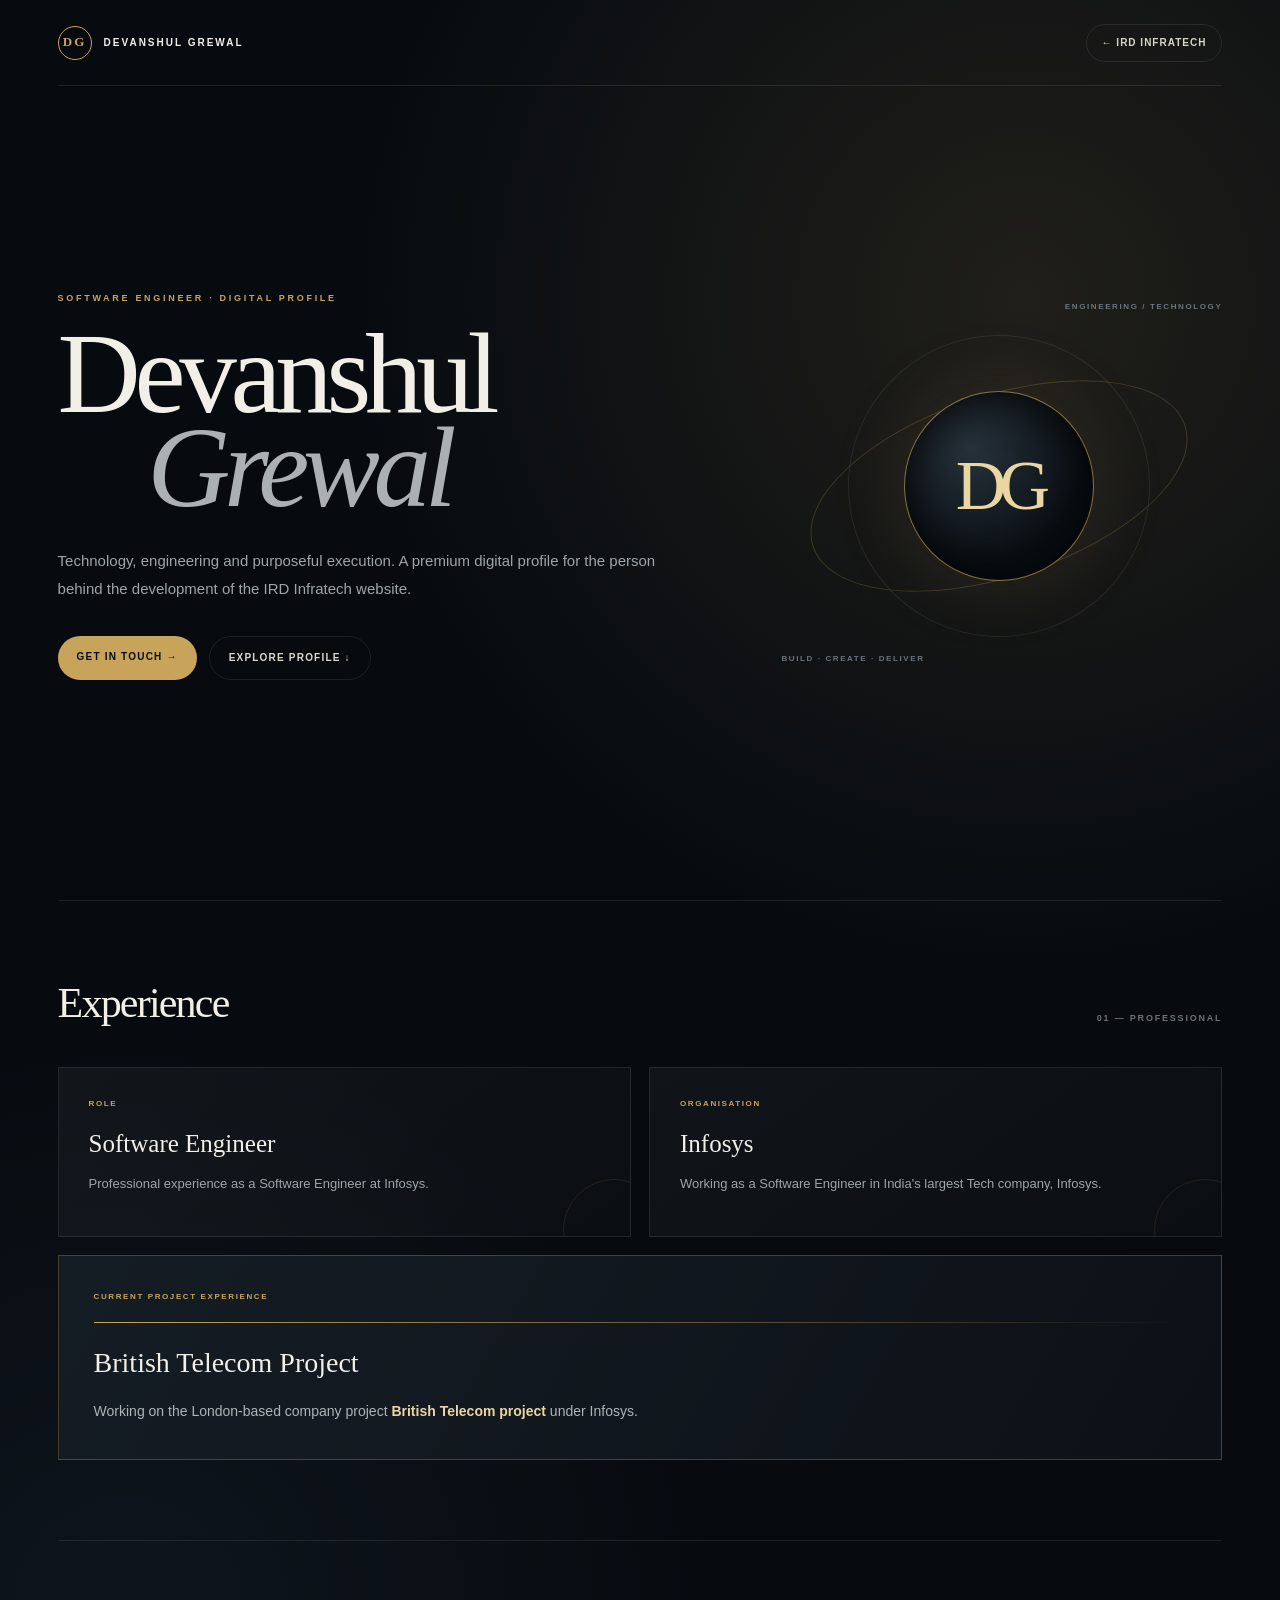
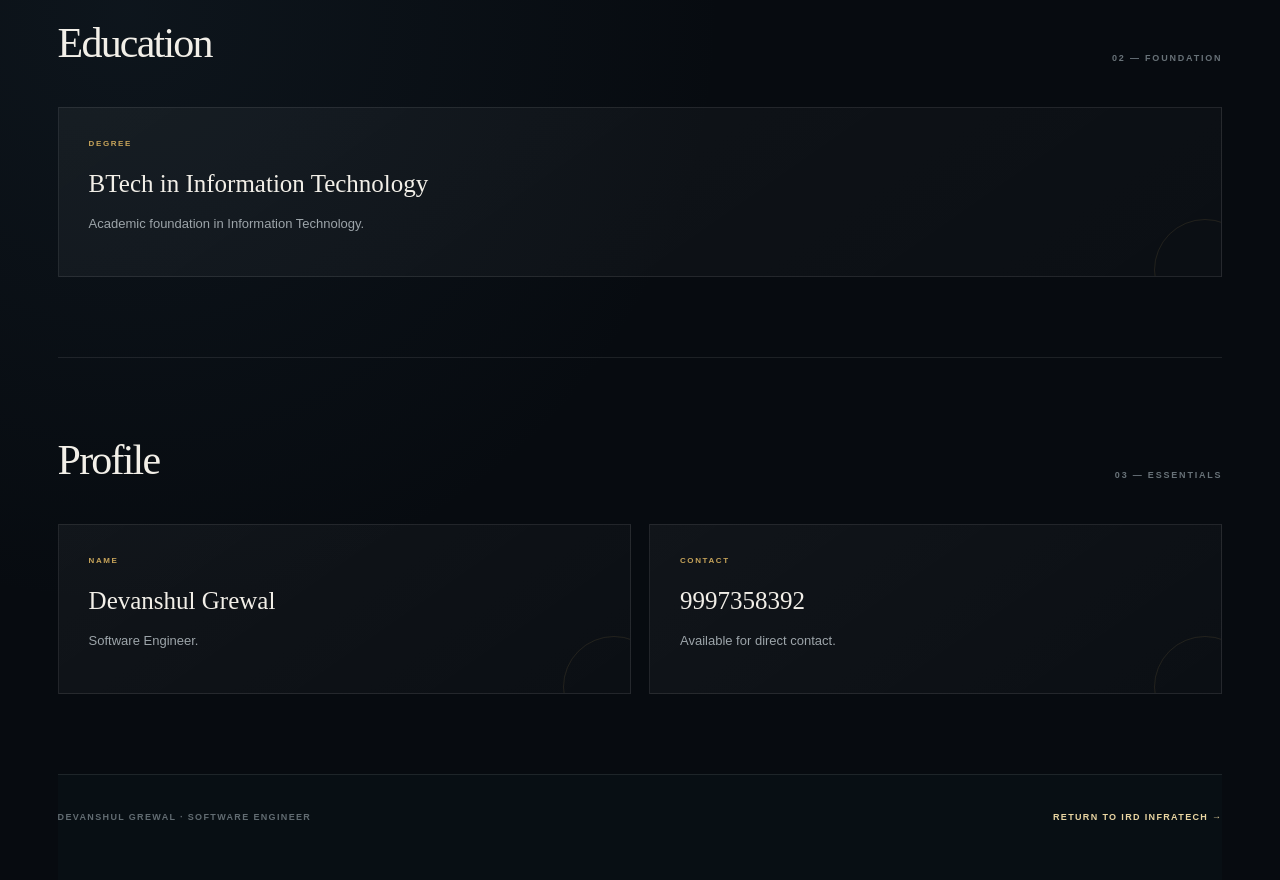
<file: devanshul-grewal.html>
<!DOCTYPE html>
<html lang="en">
<head>
<style id="ird-universal-styles">
/* IRD Infratech website styles extracted from the original homepage. */

:root{
  --navy:#0b151d; --navy2:#111f29; --green:#0b7a4b; --lime:#91bd24;
  --gold:#d4a94f; --cream:#f5f4ef; --white:#fff; --muted:#65727b;
}
*{box-sizing:border-box;margin:0;padding:0}
html{scroll-behavior:smooth}
body{font-family:Inter,Arial,Helvetica,sans-serif;color:var(--navy);background:var(--cream);line-height:1.6}
a{text-decoration:none;color:inherit}
.container{width:min(1180px,90%);margin:auto}
.nav{position:fixed;top:0;left:0;width:100%;z-index:20;background:rgba(11,21,29,.94);backdrop-filter:blur(10px);border-bottom:1px solid rgba(255,255,255,.08)}
.nav-inner{height:78px;display:flex;align-items:center;justify-content:space-between}
.brand{display:flex;align-items:center;gap:12px;color:#fff;font-weight:800;letter-spacing:.5px}
.brand img{width:62px;height:52px;object-fit:contain;object-position:center;border-radius:7px;background:#fff}
.brand span{font-size:15px;line-height:1.15}.brand small{display:block;font-weight:500;color:#aeb8be;font-size:10px;letter-spacing:1.4px;margin-top:3px}
.nav-links{display:flex;gap:28px;color:#d9e0e4;font-size:14px}.nav-links a:hover{color:#a9d53b}
.menu{display:none;color:#fff;font-size:26px;background:none;border:0}
.hero{min-height:100vh;display:flex;align-items:center;position:relative;overflow:hidden;background:
radial-gradient(circle at 78% 40%,rgba(145,189,36,.16),transparent 34%),
linear-gradient(120deg,#071018 0%,#0b151d 48%,#16252e 100%)}
.hero:after{content:"";position:absolute;right:-12%;bottom:-25%;width:55%;height:70%;background:radial-gradient(circle,rgba(145,189,36,.25),transparent 65%)}
.hero-content{position:relative;z-index:2;padding-top:70px;color:#fff;max-width:760px}
.kicker{color:#a9d53b;letter-spacing:4px;font-weight:800;font-size:13px;margin-bottom:18px}
h1{font-size:clamp(46px,7vw,84px);line-height:.98;letter-spacing:-3px;margin-bottom:24px}
.hero p{font-size:19px;color:#d4dde2;max-width:650px}
.tagline{margin-top:15px;color:#fff;font-weight:700;font-size:15px;letter-spacing:1.8px}
.actions{display:flex;gap:14px;margin-top:36px;flex-wrap:wrap}
.btn{padding:14px 24px;border-radius:2px;font-weight:800;font-size:14px;display:inline-block}
.btn-primary{background:#a9d53b;color:#0b151d}.btn-primary:hover{background:#c0e866}
.btn-outline{border:1px solid rgba(255,255,255,.6);color:#fff}.btn-outline:hover{background:#fff;color:#0b151d}
section{padding:100px 0}
.eyebrow{font-size:12px;letter-spacing:3px;color:var(--green);font-weight:900;margin-bottom:12px}
h2{font-size:clamp(34px,5vw,56px);line-height:1.05;letter-spacing:-1.8px}
.about{background:#fff}.about-grid{display:grid;grid-template-columns:1.05fr .95fr;gap:80px;align-items:start}
.about-copy{font-size:18px;color:#47545d}.about-copy p+p{margin-top:18px}
.info-card{background:var(--navy);color:#fff;padding:38px;position:relative;overflow:hidden}
.info-card:before{content:"";position:absolute;right:-70px;top:-70px;width:200px;height:200px;border-radius:50%;background:rgba(145,189,36,.15)}
.info-card h3{font-size:27px;margin-bottom:18px}.info-card p{color:#c7d0d5;margin:10px 0}.info-card strong{color:#fff}
.services{background:#0f1c24;color:#fff}.service-grid{display:grid;grid-template-columns:repeat(3,1fr);gap:16px;margin-top:45px}
.service{padding:30px;border:1px solid rgba(255,255,255,.12);min-height:220px;transition:.25s}
.service:hover{transform:translateY(-6px);border-color:#a9d53b}.service-grid .service:nth-child(4){grid-column:1}.service-grid .service:nth-child(5){grid-column:2}
.num{color:#a9d53b;font-weight:900;font-size:12px;letter-spacing:2px}.service h3{font-size:21px;margin:35px 0 12px}.service p{color:#aeb9bf;font-size:14px}
.projects{background:var(--cream)}.project-note{margin-top:10px;color:var(--muted)}.project-grid{display:grid;grid-template-columns:repeat(3,1fr);gap:18px;margin-top:45px}
.project{background:#fff;min-height:260px;display:flex;flex-direction:column;justify-content:end;position:relative;overflow:hidden}
.project-placeholder{height:190px;background:linear-gradient(135deg,#d8ded8,#9ba8a4);display:grid;place-items:center;color:#44504e;font-size:12px;letter-spacing:2px;font-weight:900}
.project-body{padding:20px}.project-body small{color:var(--green);font-weight:800;letter-spacing:1.5px}.project-body h3{margin-top:4px}
.stats{background:#a9d53b;color:#0b151d}.stat-grid{display:grid;grid-template-columns:repeat(4,1fr);gap:20px}.stat strong{font-size:46px;line-height:1;display:block}.stat span{display:block;margin-top:8px;font-weight:700}
.contact{background:#fff}.contact-grid{display:grid;grid-template-columns:1fr 1fr;gap:70px}.contact-copy{color:#526069;font-size:17px;margin-top:18px}.details{margin-top:28px;display:grid;gap:16px}.detail{display:flex;gap:14px;align-items:flex-start}.icon{width:38px;height:38px;border-radius:50%;background:#eaf2df;display:grid;place-items:center;color:var(--green);font-weight:900;flex:none}.detail div strong{display:block;color:#18252d}.detail div span{color:#637078;font-size:14px}
.contact-box{background:var(--navy);padding:40px;color:#fff}.contact-box h3{font-size:30px}.contact-box p{color:#b9c3c8;margin:12px 0 28px}.quick{display:flex;gap:12px;flex-wrap:wrap}.quick a{padding:12px 18px;border:1px solid rgba(255,255,255,.25);color:#fff;font-weight:800;font-size:13px}.quick a:hover{background:#fff;color:var(--navy)}
footer{background:#080f14;color:#89959c;padding:28px 0;font-size:13px}.foot{display:flex;justify-content:space-between;gap:20px}.foot strong{color:#fff}
.reveal{opacity:0;transform:translateY(20px);transition:.7s ease}.reveal.show{opacity:1;transform:none}
@media(max-width:900px){
 .nav-links{display:none}.menu{display:block}.nav-links.open{display:flex;position:absolute;top:78px;left:0;width:100%;background:#0b151d;flex-direction:column;padding:20px 5%;gap:18px}
 .about-grid,.contact-grid{grid-template-columns:1fr;gap:40px}.service-grid{grid-template-columns:repeat(2,1fr)}.service-grid .service:nth-child(4),.service-grid .service:nth-child(5){grid-column:auto}.project-grid{grid-template-columns:1fr 1fr}.stat-grid{grid-template-columns:repeat(2,1fr);gap:35px}
}
@media(max-width:600px){
 h1{letter-spacing:-2px}.hero{background-position:62% center}.hero p{font-size:16px}
 section{padding:75px 0}.service-grid,.project-grid{grid-template-columns:1fr}.service-grid .service:nth-child(4),.service-grid .service:nth-child(5){grid-column:auto}.stat-grid{grid-template-columns:1fr 1fr}.foot{flex-direction:column}
}

.creator-credit{margin-top:14px;padding-top:14px;border-top:1px solid rgba(212,175,55,.35);text-align:center;font-size:12px;letter-spacing:.08em;color:#b8b8b8}.creator-credit strong{color:#d4af37;font-weight:700;margin-left:5px}@media(max-width:600px){.creator-credit{font-size:10px;letter-spacing:.05em}}

/* Owner + project management additions */
.owner-badge{display:inline-flex;align-items:center;gap:10px;margin:12px 0 16px;padding:9px 16px;border:1px solid rgba(185,149,69,.5);border-radius:999px;background:rgba(255,255,255,.08);font-size:12px}
.owner-badge span{letter-spacing:.14em;color:#b99545;font-weight:700}.owner-badge strong{font-weight:600}
.project img{display:block}
.project-body a{display:inline-block;margin-top:10px;color:inherit;font-weight:700;text-decoration:none}

.projects .btn-outline{border:1px solid #0b151d;color:#0b151d}.projects .btn-outline:hover{background:#0b151d;color:#fff}


/* IRD Infratech About Page */
.pt-breadcrumb { position: relative; background: #1f1f1f; padding: 105px 0 90px; overflow: hidden; }
.pt-breadcrumb:before { content: ""; position: absolute; inset: 0; background: url('../images/04.png') center/cover no-repeat; opacity: .18; }
.pt-breadcrumb-inner { position: relative; z-index: 1; }
.pt-breadcrumb-title { margin: 0 0 8px; font-size: 54px; line-height: 1.1; font-weight: 600; }
.pt-breadcrumb-subtitle { margin: 0; opacity: .9; }
.pt-breadcrumb-list { list-style: none; margin: 20px 0 0; padding: 0; }
.pt-breadcrumb-list li { display: inline-block; color: #fff; margin-left: 8px; }
.pt-breadcrumb-list li + li:before { content: "/"; margin-right: 8px; opacity: .6; }
.pt-breadcrumb-list a { color: #fff; }
.about-us.pt-section { padding: 110px 0; }


/* IRD Infratech Pillar of Strength */
.pillar-table-wrap { overflow-x:auto; }
@media (max-width: 767px) {
  .pt-breadcrumb-title { font-size: 38px; }
  .pt-breadcrumb { padding: 75px 0 65px; }
}


/* =========================
   ABOUT PAGE
   ========================= */
.about-page{background:#f5f4ef;color:#0b151d}
.about-page .nav-links a.active{color:#a9d53b}
.about-hero{min-height:590px;padding:170px 0 90px;background:#0b151d;color:#fff;position:relative;overflow:hidden}
.about-hero:before{content:"";position:absolute;inset:0;background:linear-gradient(115deg,rgba(11,21,29,.98) 0%,rgba(11,21,29,.88) 55%,rgba(11,21,29,.58) 100%)}
.about-hero:after{content:"";position:absolute;width:620px;height:620px;border:1px solid rgba(169,213,59,.18);border-radius:50%;right:-160px;top:-190px;box-shadow:0 0 0 70px rgba(169,213,59,.025),0 0 0 140px rgba(169,213,59,.018)}
.about-hero-grid{position:absolute;inset:0;opacity:.13;background-image:linear-gradient(rgba(255,255,255,.25) 1px,transparent 1px),linear-gradient(90deg,rgba(255,255,255,.25) 1px,transparent 1px);background-size:60px 60px;mask-image:linear-gradient(90deg,#000,transparent 85%)}
.about-hero-inner{position:relative;z-index:2;display:flex;justify-content:space-between;align-items:end;gap:50px}
.about-hero h1{font-size:clamp(48px,7vw,86px);letter-spacing:-4px;line-height:.96;margin:18px 0 28px}
.about-hero h1 span{color:#a9d53b}
.about-hero p{max-width:650px;color:#cbd4d9;font-size:19px}
.about-hero-meta{border-left:1px solid rgba(255,255,255,.25);padding-left:24px;min-width:170px}
.about-hero-meta span{display:block;color:#a9d53b;font-size:13px;font-weight:900;letter-spacing:2px;margin-bottom:8px}
.about-hero-meta strong{font-size:12px;letter-spacing:2px}

.about-intro{padding:115px 0;background:#fff}
.about-intro-grid{display:grid;grid-template-columns:.9fr 1.1fr;gap:90px;align-items:center}
.about-visual{max-width:500px}
.visual-frame{height:470px;background:#101e27;position:relative;overflow:hidden;border:12px solid #eef0e9;box-shadow:24px 24px 0 #dfe7d1}
.visual-grid{position:absolute;inset:0;background-image:linear-gradient(rgba(169,213,59,.14) 1px,transparent 1px),linear-gradient(90deg,rgba(169,213,59,.14) 1px,transparent 1px);background-size:44px 44px}
.visual-grid:after{content:"";position:absolute;width:280px;height:280px;border:1px solid rgba(169,213,59,.5);transform:rotate(45deg);left:105px;top:95px}
.visual-logo{position:absolute;inset:0;display:grid;place-items:center}
.visual-logo img{width:150px;height:150px;object-fit:contain;background:#fff;padding:10px;border-radius:4px;box-shadow:0 15px 45px rgba(0,0,0,.3)}
.visual-label{position:absolute;left:22px;bottom:18px;color:#a9d53b;font-size:10px;letter-spacing:2px;font-weight:900}
.visual-caption{display:flex;justify-content:space-between;margin-top:20px;font-size:10px;letter-spacing:1.8px;font-weight:900;color:#65727b}
.visual-caption b{color:#0b7a4b}
.about-copy-block h2{font-size:clamp(38px,4.5vw,62px);line-height:1.02;letter-spacing:-2.4px;margin-bottom:25px}
.about-copy-block p{font-size:17px;color:#526069;max-width:720px}
.about-copy-block p+p{margin-top:17px}
.about-highlight{margin-top:32px;border-left:4px solid #a9d53b;background:#f5f4ef;padding:20px 24px}
.about-highlight span{display:block;font-size:10px;letter-spacing:2px;font-weight:900;color:#0b7a4b;margin-bottom:6px}
.about-highlight strong{font-size:17px}

.about-capabilities{padding:110px 0;background:#0f1c24;color:#fff}
.section-heading{display:grid;grid-template-columns:1fr .65fr;gap:60px;align-items:end}
.section-heading h2{font-size:clamp(38px,5vw,60px);letter-spacing:-2.5px}
.section-heading p{color:#aeb9bf;font-size:16px;max-width:480px}
.capability-grid{display:grid;grid-template-columns:repeat(4,1fr);gap:1px;background:rgba(255,255,255,.13);margin-top:60px}
.capability{background:#0f1c24;padding:30px;min-height:280px;position:relative;transition:.25s}
.capability:hover{background:#152630;transform:translateY(-5px)}
.capability>span{color:#a9d53b;font-size:11px;letter-spacing:2px;font-weight:900}
.capability-icon{width:45px;height:45px;border:1px solid rgba(169,213,59,.5);display:grid;place-items:center;color:#a9d53b;font-weight:900;margin:35px 0 22px}
.capability h3{font-size:23px;margin-bottom:12px}
.capability p{font-size:14px;color:#aeb9bf}

.about-team{padding:115px 0;background:#f5f4ef}
.team-heading{margin-bottom:60px}
.team-list{display:grid;gap:14px}
.team-layout{display:grid;grid-template-columns:1.15fr .85fr;gap:70px;align-items:stretch}
.team-card{display:grid;grid-template-columns:65px 1fr;gap:18px;background:#fff;padding:28px 30px;border:1px solid #e5e8e1;transition:.25s}
.team-card:hover{transform:translateX(5px);border-color:#cfd9c2}
.team-number{font-size:12px;color:#0b7a4b;font-weight:900;letter-spacing:2px}
.team-card h3{font-size:20px;margin-bottom:3px}
.team-card span{font-size:11px;color:#0b7a4b;font-weight:900;letter-spacing:1px;text-transform:uppercase}
.team-card p{font-size:14px;color:#65727b;margin-top:10px}
.team-panel{background:#0b151d;min-height:430px;position:relative;overflow:hidden;color:#fff;padding:28px;display:flex;flex-direction:column;justify-content:space-between}
.team-panel:after{content:"";position:absolute;width:340px;height:340px;border:1px solid rgba(169,213,59,.35);border-radius:50%;right:-110px;bottom:-110px}
.team-panel-top,.team-panel-bottom{position:relative;z-index:2;display:flex;justify-content:space-between;align-items:center}
.team-panel-top span{font-size:10px;letter-spacing:2px;color:#a9d53b;font-weight:900}
.team-panel-top b{font-size:20px}
.team-panel-lines{position:absolute;inset:80px 30px;background-image:linear-gradient(rgba(255,255,255,.08) 1px,transparent 1px),linear-gradient(90deg,rgba(255,255,255,.08) 1px,transparent 1px);background-size:36px 36px}
.team-panel-lines:after{content:"";position:absolute;width:210px;height:210px;border:1px solid rgba(169,213,59,.5);left:50%;top:50%;transform:translate(-50%,-50%) rotate(45deg)}
.team-panel-bottom{border-top:1px solid rgba(255,255,255,.15);padding-top:18px}
.team-panel-bottom strong{font-size:15px}
.team-panel-bottom span{font-size:11px;color:#9ba8ae;letter-spacing:1px}

.about-commitment{padding:105px 0;background:#a9d53b;color:#0b151d}
.commitment-grid{display:grid;grid-template-columns:1fr .85fr;gap:90px;align-items:end}
.commitment-grid h2{font-size:clamp(38px,5vw,62px);letter-spacing:-2.5px}
.commitment-grid p{font-size:17px;max-width:600px;margin-bottom:28px}
.commitment-grid .eyebrow{color:#0b7a4b}
.commitment-grid .btn-primary{background:#0b151d;color:#fff}
.commitment-grid .btn-primary:hover{background:#fff;color:#0b151d}

.about-contact-strip{padding:32px 0;background:#0b151d;color:#fff}
.about-contact-strip .container{display:flex;align-items:center;justify-content:space-between}
.about-contact-strip span{font-size:11px;letter-spacing:2px;color:#aeb9bf;font-weight:900}
.about-contact-strip a{color:#a9d53b;font-size:14px;font-weight:900;letter-spacing:1.5px}
.about-contact-strip b{font-size:20px;margin-left:8px}
.site-footer{background:#071017;color:#fff;padding:30px 0}
.footer-inner{display:flex;justify-content:space-between;align-items:center}
.footer-inner p{font-size:12px;color:#88959b;letter-spacing:1px}

@media(max-width:900px){
  .about-hero-inner,.section-heading,.commitment-grid,.team-layout,.about-intro-grid{grid-template-columns:1fr;display:grid}
  .about-hero-inner{align-items:start}
  .about-hero{padding-top:145px}
  .about-hero-meta{margin-top:20px}
  .about-intro-grid{gap:70px}
  .about-visual{max-width:100%}
  .capability-grid{grid-template-columns:repeat(2,1fr)}
  .section-heading{gap:25px}
  .team-layout{gap:35px}
}
@media(max-width:640px){
  .nav-inner{height:68px}
  .nav-links{display:none;position:absolute;top:68px;left:0;right:0;background:#0b151d;padding:20px 5%;flex-direction:column;gap:18px}
  .nav-links.open{display:flex}
  .menu{display:block}
  .about-hero{min-height:560px;padding:125px 0 70px}
  .about-hero h1{font-size:48px;letter-spacing:-2.5px}
  .about-hero p{font-size:16px}
  .about-intro,.about-team,.about-capabilities{padding:75px 0}
  .visual-frame{height:360px;border-width:8px}
  .visual-grid:after{width:210px;height:210px;left:50%;top:50%;margin:-105px}
  .capability-grid{grid-template-columns:1fr}
  .capability{min-height:220px}
  .team-card{grid-template-columns:45px 1fr;padding:22px}
  .team-panel{min-height:300px}
  .commitment-grid{gap:35px}
  .about-contact-strip .container,.footer-inner{flex-direction:column;align-items:flex-start;gap:14px}
}

/* Static-site enhancements */
.md-static-photo{width:100%;height:430px;object-fit:contain;background:#fff;padding:35px;border:1px solid #d8ded5}
.static-note{padding:18px 22px;background:#f5f4ef;border-left:4px solid #a9d53b;color:#526069}
.no-data{padding:28px;background:#fff;border:1px solid #e2e6df;color:#65727b}

.sr-only{position:absolute;width:1px;height:1px;padding:0;margin:-1px;overflow:hidden;clip:rect(0,0,0,0);white-space:nowrap;border:0}


/* Clear click affordance for Managing Director profile */
.owner-profile-link{display:inline-block;color:inherit;text-decoration:none}
.owner-profile-link .owner-badge{cursor:pointer;transition:transform .2s ease,background .2s ease,border-color .2s ease}
.owner-profile-link:hover .owner-badge,.owner-profile-link:focus-visible .owner-badge{transform:translateY(-2px);background:rgba(185,149,69,.14);border-color:#b99545}
.owner-badge em{font-style:normal;font-size:9px;letter-spacing:.12em;color:#b99545;font-weight:800;margin-left:5px;white-space:nowrap}

</style>

<meta charset="UTF-8">
<meta name="viewport" content="width=device-width, initial-scale=1.0">
<title>Devanshul Grewal | Software Engineer</title>
<style>
:root{--bg:#070b10;--panel:#0d131a;--panel2:#111922;--text:#f2efe8;--muted:#9da5aa;--gold:#c7a45a;--gold2:#ead6a2;--line:rgba(255,255,255,.09)}
*{box-sizing:border-box}html{scroll-behavior:smooth}body{margin:0}
.dg-page{min-height:100vh;background:radial-gradient(circle at 80% 12%,rgba(199,164,90,.13),transparent 28%),radial-gradient(circle at 10% 65%,rgba(53,83,103,.14),transparent 30%),var(--bg);color:var(--text);font-family:inherit;overflow:hidden}
.dg-page:before{content:"";position:fixed;inset:0;pointer-events:none;background:linear-gradient(rgba(255,255,255,.018) 1px,transparent 1px),linear-gradient(90deg,rgba(255,255,255,.018) 1px,transparent 1px);background-size:70px 70px;mask-image:linear-gradient(to bottom,black,transparent 90%);opacity:.35}
.dg-shell{width:min(1180px,91%);margin:auto;position:relative;z-index:1}
.dg-nav{height:86px;display:flex;justify-content:space-between;align-items:center;border-bottom:1px solid var(--line)}
.dg-logo{display:flex;align-items:center;gap:12px;font-size:10px;letter-spacing:.2em;font-weight:900}.dg-monogram{width:34px;height:34px;border:1px solid var(--gold);border-radius:50%;display:grid;place-items:center;color:var(--gold);font-family:Georgia,serif;font-size:13px}
.dg-back{color:#d8d4ca;text-decoration:none;border:1px solid var(--line);padding:10px 15px;border-radius:100px;font-size:10px;font-weight:800;letter-spacing:.1em;transition:.25s}.dg-back:hover{border-color:var(--gold);color:#fff;transform:translateY(-2px)}
.dg-hero{min-height:calc(100vh - 86px);display:grid;grid-template-columns:1.2fr .8fr;align-items:center;gap:50px;padding:65px 0 80px}
.dg-eyebrow{color:var(--gold);font-size:9px;letter-spacing:.3em;font-weight:900}.dg-hero h1{font-family:Georgia,serif;font-weight:400;font-size:clamp(58px,9vw,122px);line-height:.82;letter-spacing:-.055em;margin:20px 0 32px}.dg-hero h1 em{display:block;color:#aab0b3;font-style:italic;margin-left:7vw}.dg-intro{max-width:620px;color:var(--muted);font-size:15px;line-height:1.9;margin:0}.dg-actions{display:flex;gap:12px;margin-top:32px;flex-wrap:wrap}.dg-btn{padding:13px 19px;border-radius:100px;text-decoration:none;font-size:10px;font-weight:900;letter-spacing:.12em}.dg-btn-primary{background:var(--gold);color:#0a0d10}.dg-btn-secondary{border:1px solid var(--line);color:#ddd8cd}
.dg-orbit{height:430px;position:relative;display:grid;place-items:center}.dg-orbit:before,.dg-orbit:after{content:"";position:absolute;border:1px solid rgba(199,164,90,.24);border-radius:50%;transform:rotate(-18deg)}.dg-orbit:before{width:390px;height:180px}.dg-orbit:after{width:300px;height:300px;border-color:rgba(255,255,255,.08)}
.dg-core{width:190px;height:190px;border-radius:50%;background:radial-gradient(circle at 35% 30%,#27323b,#090e13 65%);border:1px solid rgba(199,164,90,.65);box-shadow:0 0 80px rgba(199,164,90,.13),inset 0 0 45px rgba(0,0,0,.8);display:grid;place-items:center;position:relative;z-index:2}.dg-core span{font-family:Georgia,serif;font-size:70px;color:var(--gold2);letter-spacing:-.1em}.dg-orbit-label{position:absolute;right:0;top:30px;color:#69747b;font-size:8px;letter-spacing:.2em;font-weight:900}.dg-orbit-label.bottom{right:auto;left:5px;top:auto;bottom:35px}
.dg-section{border-top:1px solid var(--line);padding:80px 0}.dg-section-title{display:flex;justify-content:space-between;align-items:end;margin-bottom:42px}.dg-section-title h2{font-family:Georgia,serif;font-size:42px;font-weight:400;margin:0}.dg-section-title span{font-size:9px;color:#687278;letter-spacing:.2em;font-weight:900}
.dg-grid{display:grid;grid-template-columns:repeat(2,1fr);gap:18px}.dg-card{background:linear-gradient(145deg,rgba(255,255,255,.045),rgba(255,255,255,.018));border:1px solid var(--line);padding:30px;min-height:170px;position:relative;overflow:hidden}.dg-card:after{content:"";position:absolute;width:100px;height:100px;border:1px solid rgba(199,164,90,.12);border-radius:50%;right:-35px;bottom:-45px}.dg-label{font-size:8px;letter-spacing:.2em;color:var(--gold);font-weight:900}.dg-card h3{font-family:Georgia,serif;font-size:25px;font-weight:400;margin:13px 0 8px}.dg-card p{color:var(--muted);font-size:13px;line-height:1.8;margin:0}
.dg-feature{margin-top:18px;background:linear-gradient(120deg,#151d24,#0c1117);border:1px solid rgba(199,164,90,.3);padding:35px;position:relative}.dg-feature .line{height:1px;background:linear-gradient(90deg,var(--gold),transparent);margin:18px 0}.dg-feature h3{font-family:Georgia,serif;font-size:28px;font-weight:400;margin:0}.dg-feature p{max-width:760px;color:#aeb5b8;font-size:14px;line-height:1.9;margin:12px 0 0}.dg-feature strong{color:var(--gold2)}
.dg-footer{border-top:1px solid var(--line);padding:35px 0 55px;display:flex;justify-content:space-between;gap:20px;color:#626c72;font-size:9px;letter-spacing:.15em;font-weight:800}.dg-footer a{color:var(--gold2);text-decoration:none}
@media(max-width:800px){.dg-hero{grid-template-columns:1fr;padding-top:55px}.dg-orbit{height:310px;order:-1}.dg-orbit:before{width:280px;height:130px}.dg-orbit:after{width:220px;height:220px}.dg-core{width:145px;height:145px}.dg-core span{font-size:54px}.dg-grid{grid-template-columns:1fr}.dg-section{padding:60px 0}.dg-footer{flex-direction:column}}
</style>
</head>
<body>
<main class="dg-page">
<div class="dg-shell">
<nav class="dg-nav">
<div class="dg-logo"><span class="dg-monogram">DG</span>DEVANSHUL GREWAL</div>
<a class="dg-back" href="index.html">← IRD INFRATECH</a>
</nav>

<section class="dg-hero">
<div>
<div class="dg-eyebrow">SOFTWARE ENGINEER · DIGITAL PROFILE</div>
<h1>Devanshul <em>Grewal</em></h1>
<p class="dg-intro">Technology, engineering and purposeful execution. A premium digital profile for the person behind the development of the IRD Infratech website.</p>
<div class="dg-actions">
<a class="dg-btn dg-btn-primary" href="tel:9997358392">GET IN TOUCH →</a>
<a class="dg-btn dg-btn-secondary" href="#experience">EXPLORE PROFILE ↓</a>
</div>
</div>
<div class="dg-orbit">
<div class="dg-orbit-label">ENGINEERING / TECHNOLOGY</div>
<div class="dg-orbit-label bottom">BUILD · CREATE · DELIVER</div>
<div class="dg-core"><span>DG</span></div>
</div>
</section>

<section class="dg-section" id="experience">
<div class="dg-section-title"><h2>Experience</h2><span>01 — PROFESSIONAL</span></div>
<div class="dg-grid">
<div class="dg-card"><div class="dg-label">ROLE</div><h3>Software Engineer</h3><p>Professional experience as a Software Engineer at Infosys.</p></div>
<div class="dg-card"><div class="dg-label">ORGANISATION</div><h3>Infosys</h3><p>Working as a Software Engineer in India's largest Tech company, Infosys.</p></div>
</div>
<div class="dg-feature">
<div class="dg-label">CURRENT PROJECT EXPERIENCE</div>
<div class="line"></div>
<h3>British Telecom Project</h3>
<p>Working on the London-based company project <strong>British Telecom project</strong> under Infosys.</p>
</div>
</section>

<section class="dg-section">
<div class="dg-section-title"><h2>Education</h2><span>02 — FOUNDATION</span></div>
<div class="dg-card">
<div class="dg-label">DEGREE</div>
<h3>BTech in Information Technology</h3>
<p>Academic foundation in Information Technology.</p>
</div>
</section>

<section class="dg-section">
<div class="dg-section-title"><h2>Profile</h2><span>03 — ESSENTIALS</span></div>
<div class="dg-grid">
<div class="dg-card"><div class="dg-label">NAME</div><h3>Devanshul Grewal</h3><p>Software Engineer.</p></div>
<div class="dg-card"><div class="dg-label">CONTACT</div><h3>9997358392</h3><p>Available for direct contact.</p></div>
</div>
</section>

<footer class="dg-footer">
<span>DEVANSHUL GREWAL · SOFTWARE ENGINEER</span>
<a href="index.html">RETURN TO IRD INFRATECH →</a>
</footer>
</div>
</main>
</body>
</html>
</file>
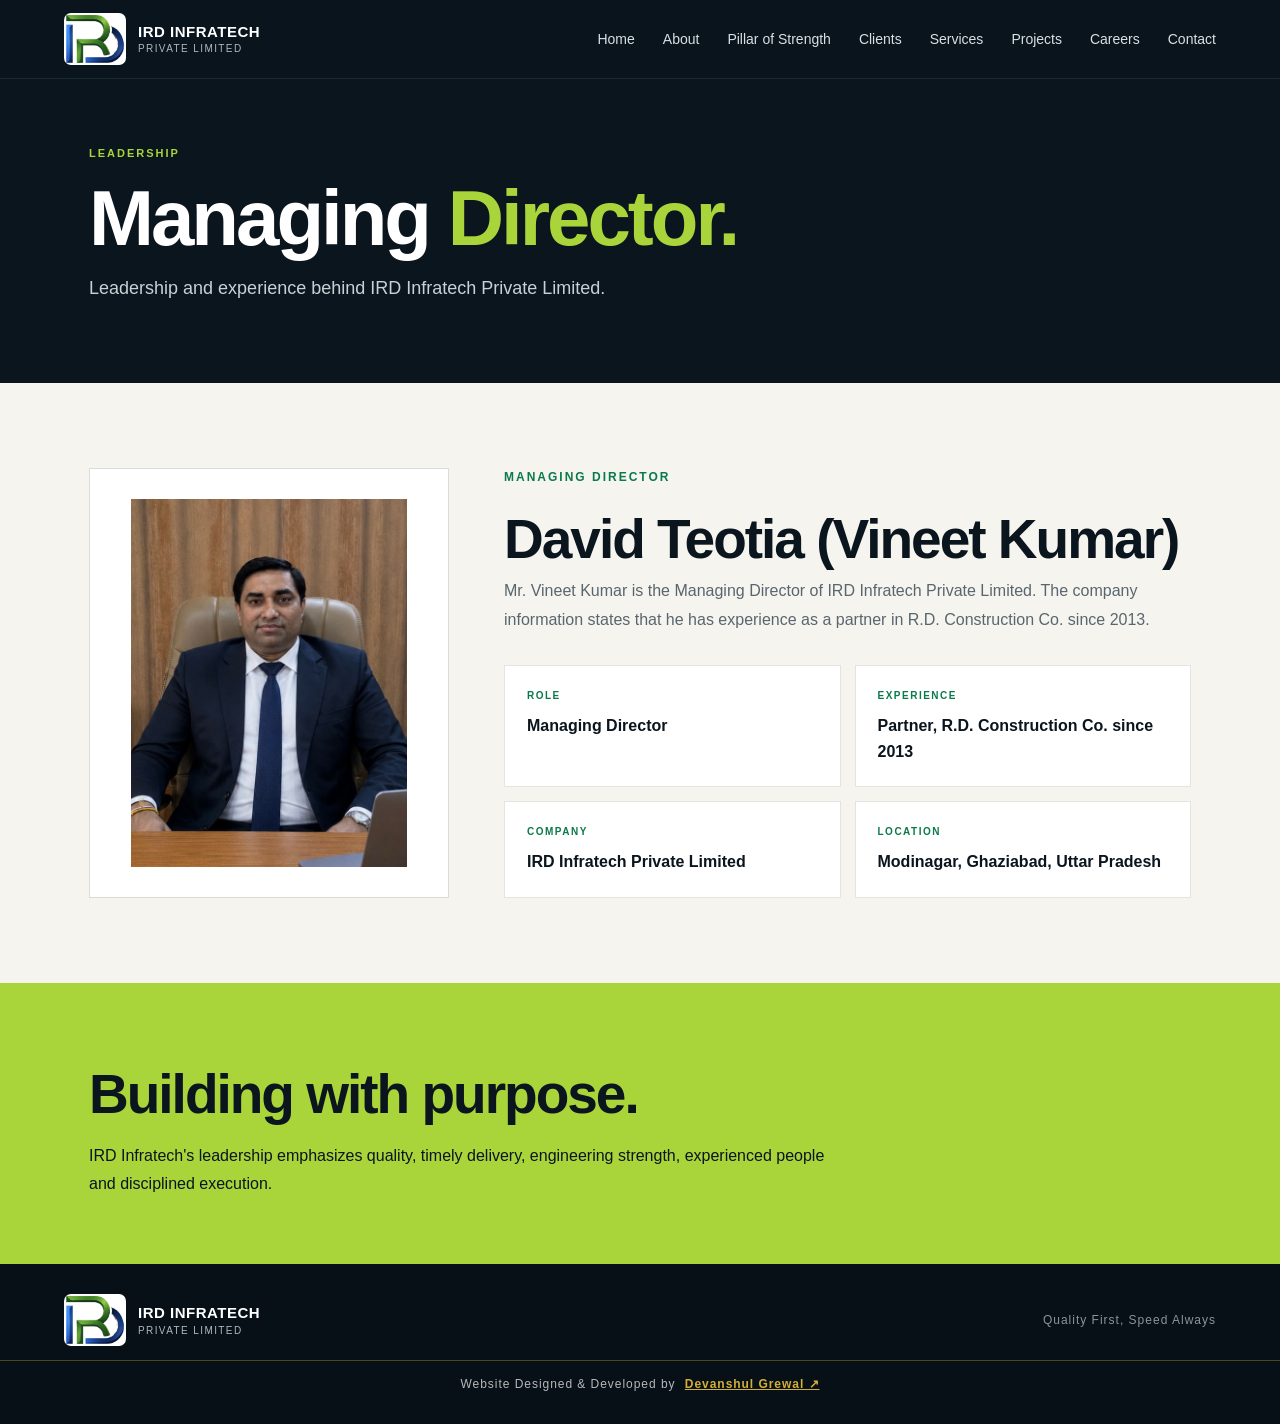
<file: managing-director.html>
<!doctype html><html lang="en"><head>
<style id="ird-universal-styles">
/* IRD Infratech website styles extracted from the original homepage. */

:root{
  --navy:#0b151d; --navy2:#111f29; --green:#0b7a4b; --lime:#91bd24;
  --gold:#d4a94f; --cream:#f5f4ef; --white:#fff; --muted:#65727b;
}
*{box-sizing:border-box;margin:0;padding:0}
html{scroll-behavior:smooth}
body{font-family:Inter,Arial,Helvetica,sans-serif;color:var(--navy);background:var(--cream);line-height:1.6}
a{text-decoration:none;color:inherit}
.container{width:min(1180px,90%);margin:auto}
.nav{position:fixed;top:0;left:0;width:100%;z-index:20;background:rgba(11,21,29,.94);backdrop-filter:blur(10px);border-bottom:1px solid rgba(255,255,255,.08)}
.nav-inner{height:78px;display:flex;align-items:center;justify-content:space-between}
.brand{display:flex;align-items:center;gap:12px;color:#fff;font-weight:800;letter-spacing:.5px}
.brand img{width:62px;height:52px;object-fit:contain;object-position:center;border-radius:7px;background:#fff}
.brand span{font-size:15px;line-height:1.15}.brand small{display:block;font-weight:500;color:#aeb8be;font-size:10px;letter-spacing:1.4px;margin-top:3px}
.nav-links{display:flex;gap:28px;color:#d9e0e4;font-size:14px}.nav-links a:hover{color:#a9d53b}
.menu{display:none;color:#fff;font-size:26px;background:none;border:0}
.hero{min-height:100vh;display:flex;align-items:center;position:relative;overflow:hidden;background:
radial-gradient(circle at 78% 40%,rgba(145,189,36,.16),transparent 34%),
linear-gradient(120deg,#071018 0%,#0b151d 48%,#16252e 100%)}
.hero:after{content:"";position:absolute;right:-12%;bottom:-25%;width:55%;height:70%;background:radial-gradient(circle,rgba(145,189,36,.25),transparent 65%)}
.hero-content{position:relative;z-index:2;padding-top:70px;color:#fff;max-width:760px}
.kicker{color:#a9d53b;letter-spacing:4px;font-weight:800;font-size:13px;margin-bottom:18px}
h1{font-size:clamp(46px,7vw,84px);line-height:.98;letter-spacing:-3px;margin-bottom:24px}
.hero p{font-size:19px;color:#d4dde2;max-width:650px}
.tagline{margin-top:15px;color:#fff;font-weight:700;font-size:15px;letter-spacing:1.8px}
.actions{display:flex;gap:14px;margin-top:36px;flex-wrap:wrap}
.btn{padding:14px 24px;border-radius:2px;font-weight:800;font-size:14px;display:inline-block}
.btn-primary{background:#a9d53b;color:#0b151d}.btn-primary:hover{background:#c0e866}
.btn-outline{border:1px solid rgba(255,255,255,.6);color:#fff}.btn-outline:hover{background:#fff;color:#0b151d}
section{padding:100px 0}
.eyebrow{font-size:12px;letter-spacing:3px;color:var(--green);font-weight:900;margin-bottom:12px}
h2{font-size:clamp(34px,5vw,56px);line-height:1.05;letter-spacing:-1.8px}
.about{background:#fff}.about-grid{display:grid;grid-template-columns:1.05fr .95fr;gap:80px;align-items:start}
.about-copy{font-size:18px;color:#47545d}.about-copy p+p{margin-top:18px}
.info-card{background:var(--navy);color:#fff;padding:38px;position:relative;overflow:hidden}
.info-card:before{content:"";position:absolute;right:-70px;top:-70px;width:200px;height:200px;border-radius:50%;background:rgba(145,189,36,.15)}
.info-card h3{font-size:27px;margin-bottom:18px}.info-card p{color:#c7d0d5;margin:10px 0}.info-card strong{color:#fff}
.services{background:#0f1c24;color:#fff}.service-grid{display:grid;grid-template-columns:repeat(3,1fr);gap:16px;margin-top:45px}
.service{padding:30px;border:1px solid rgba(255,255,255,.12);min-height:220px;transition:.25s}
.service:hover{transform:translateY(-6px);border-color:#a9d53b}.service-grid .service:nth-child(4){grid-column:1}.service-grid .service:nth-child(5){grid-column:2}
.num{color:#a9d53b;font-weight:900;font-size:12px;letter-spacing:2px}.service h3{font-size:21px;margin:35px 0 12px}.service p{color:#aeb9bf;font-size:14px}
.projects{background:var(--cream)}.project-note{margin-top:10px;color:var(--muted)}.project-grid{display:grid;grid-template-columns:repeat(3,1fr);gap:18px;margin-top:45px}
.project{background:#fff;min-height:260px;display:flex;flex-direction:column;justify-content:end;position:relative;overflow:hidden}
.project-placeholder{height:190px;background:linear-gradient(135deg,#d8ded8,#9ba8a4);display:grid;place-items:center;color:#44504e;font-size:12px;letter-spacing:2px;font-weight:900}
.project-body{padding:20px}.project-body small{color:var(--green);font-weight:800;letter-spacing:1.5px}.project-body h3{margin-top:4px}
.stats{background:#a9d53b;color:#0b151d}.stat-grid{display:grid;grid-template-columns:repeat(4,1fr);gap:20px}.stat strong{font-size:46px;line-height:1;display:block}.stat span{display:block;margin-top:8px;font-weight:700}
.contact{background:#fff}.contact-grid{display:grid;grid-template-columns:1fr 1fr;gap:70px}.contact-copy{color:#526069;font-size:17px;margin-top:18px}.details{margin-top:28px;display:grid;gap:16px}.detail{display:flex;gap:14px;align-items:flex-start}.icon{width:38px;height:38px;border-radius:50%;background:#eaf2df;display:grid;place-items:center;color:var(--green);font-weight:900;flex:none}.detail div strong{display:block;color:#18252d}.detail div span{color:#637078;font-size:14px}
.contact-box{background:var(--navy);padding:40px;color:#fff}.contact-box h3{font-size:30px}.contact-box p{color:#b9c3c8;margin:12px 0 28px}.quick{display:flex;gap:12px;flex-wrap:wrap}.quick a{padding:12px 18px;border:1px solid rgba(255,255,255,.25);color:#fff;font-weight:800;font-size:13px}.quick a:hover{background:#fff;color:var(--navy)}
footer{background:#080f14;color:#89959c;padding:28px 0;font-size:13px}.foot{display:flex;justify-content:space-between;gap:20px}.foot strong{color:#fff}
.reveal{opacity:0;transform:translateY(20px);transition:.7s ease}.reveal.show{opacity:1;transform:none}
@media(max-width:900px){
 .nav-links{display:none}.menu{display:block}.nav-links.open{display:flex;position:absolute;top:78px;left:0;width:100%;background:#0b151d;flex-direction:column;padding:20px 5%;gap:18px}
 .about-grid,.contact-grid{grid-template-columns:1fr;gap:40px}.service-grid{grid-template-columns:repeat(2,1fr)}.service-grid .service:nth-child(4),.service-grid .service:nth-child(5){grid-column:auto}.project-grid{grid-template-columns:1fr 1fr}.stat-grid{grid-template-columns:repeat(2,1fr);gap:35px}
}
@media(max-width:600px){
 h1{letter-spacing:-2px}.hero{background-position:62% center}.hero p{font-size:16px}
 section{padding:75px 0}.service-grid,.project-grid{grid-template-columns:1fr}.service-grid .service:nth-child(4),.service-grid .service:nth-child(5){grid-column:auto}.stat-grid{grid-template-columns:1fr 1fr}.foot{flex-direction:column}
}

.creator-credit{margin-top:14px;padding-top:14px;border-top:1px solid rgba(212,175,55,.35);text-align:center;font-size:12px;letter-spacing:.08em;color:#b8b8b8}.creator-credit strong{color:#d4af37;font-weight:700;margin-left:5px}@media(max-width:600px){.creator-credit{font-size:10px;letter-spacing:.05em}}

/* Owner + project management additions */
.owner-badge{display:inline-flex;align-items:center;gap:10px;margin:12px 0 16px;padding:9px 16px;border:1px solid rgba(185,149,69,.5);border-radius:999px;background:rgba(255,255,255,.08);font-size:12px}
.owner-badge span{letter-spacing:.14em;color:#b99545;font-weight:700}.owner-badge strong{font-weight:600}
.project img{display:block}
.project-body a{display:inline-block;margin-top:10px;color:inherit;font-weight:700;text-decoration:none}

.projects .btn-outline{border:1px solid #0b151d;color:#0b151d}.projects .btn-outline:hover{background:#0b151d;color:#fff}


/* IRD Infratech About Page */
.pt-breadcrumb { position: relative; background: #1f1f1f; padding: 105px 0 90px; overflow: hidden; }
.pt-breadcrumb:before { content: ""; position: absolute; inset: 0; background: url('../images/04.png') center/cover no-repeat; opacity: .18; }
.pt-breadcrumb-inner { position: relative; z-index: 1; }
.pt-breadcrumb-title { margin: 0 0 8px; font-size: 54px; line-height: 1.1; font-weight: 600; }
.pt-breadcrumb-subtitle { margin: 0; opacity: .9; }
.pt-breadcrumb-list { list-style: none; margin: 20px 0 0; padding: 0; }
.pt-breadcrumb-list li { display: inline-block; color: #fff; margin-left: 8px; }
.pt-breadcrumb-list li + li:before { content: "/"; margin-right: 8px; opacity: .6; }
.pt-breadcrumb-list a { color: #fff; }
.about-us.pt-section { padding: 110px 0; }


/* IRD Infratech Pillar of Strength */
.pillar-table-wrap { overflow-x:auto; }
@media (max-width: 767px) {
  .pt-breadcrumb-title { font-size: 38px; }
  .pt-breadcrumb { padding: 75px 0 65px; }
}


/* =========================
   ABOUT PAGE
   ========================= */
.about-page{background:#f5f4ef;color:#0b151d}
.about-page .nav-links a.active{color:#a9d53b}
.about-hero{min-height:590px;padding:170px 0 90px;background:#0b151d;color:#fff;position:relative;overflow:hidden}
.about-hero:before{content:"";position:absolute;inset:0;background:linear-gradient(115deg,rgba(11,21,29,.98) 0%,rgba(11,21,29,.88) 55%,rgba(11,21,29,.58) 100%)}
.about-hero:after{content:"";position:absolute;width:620px;height:620px;border:1px solid rgba(169,213,59,.18);border-radius:50%;right:-160px;top:-190px;box-shadow:0 0 0 70px rgba(169,213,59,.025),0 0 0 140px rgba(169,213,59,.018)}
.about-hero-grid{position:absolute;inset:0;opacity:.13;background-image:linear-gradient(rgba(255,255,255,.25) 1px,transparent 1px),linear-gradient(90deg,rgba(255,255,255,.25) 1px,transparent 1px);background-size:60px 60px;mask-image:linear-gradient(90deg,#000,transparent 85%)}
.about-hero-inner{position:relative;z-index:2;display:flex;justify-content:space-between;align-items:end;gap:50px}
.about-hero h1{font-size:clamp(48px,7vw,86px);letter-spacing:-4px;line-height:.96;margin:18px 0 28px}
.about-hero h1 span{color:#a9d53b}
.about-hero p{max-width:650px;color:#cbd4d9;font-size:19px}
.about-hero-meta{border-left:1px solid rgba(255,255,255,.25);padding-left:24px;min-width:170px}
.about-hero-meta span{display:block;color:#a9d53b;font-size:13px;font-weight:900;letter-spacing:2px;margin-bottom:8px}
.about-hero-meta strong{font-size:12px;letter-spacing:2px}

.about-intro{padding:115px 0;background:#fff}
.about-intro-grid{display:grid;grid-template-columns:.9fr 1.1fr;gap:90px;align-items:center}
.about-visual{max-width:500px}
.visual-frame{height:470px;background:#101e27;position:relative;overflow:hidden;border:12px solid #eef0e9;box-shadow:24px 24px 0 #dfe7d1}
.visual-grid{position:absolute;inset:0;background-image:linear-gradient(rgba(169,213,59,.14) 1px,transparent 1px),linear-gradient(90deg,rgba(169,213,59,.14) 1px,transparent 1px);background-size:44px 44px}
.visual-grid:after{content:"";position:absolute;width:280px;height:280px;border:1px solid rgba(169,213,59,.5);transform:rotate(45deg);left:105px;top:95px}
.visual-logo{position:absolute;inset:0;display:grid;place-items:center}
.visual-logo img{width:150px;height:150px;object-fit:contain;background:#fff;padding:10px;border-radius:4px;box-shadow:0 15px 45px rgba(0,0,0,.3)}
.visual-label{position:absolute;left:22px;bottom:18px;color:#a9d53b;font-size:10px;letter-spacing:2px;font-weight:900}
.visual-caption{display:flex;justify-content:space-between;margin-top:20px;font-size:10px;letter-spacing:1.8px;font-weight:900;color:#65727b}
.visual-caption b{color:#0b7a4b}
.about-copy-block h2{font-size:clamp(38px,4.5vw,62px);line-height:1.02;letter-spacing:-2.4px;margin-bottom:25px}
.about-copy-block p{font-size:17px;color:#526069;max-width:720px}
.about-copy-block p+p{margin-top:17px}
.about-highlight{margin-top:32px;border-left:4px solid #a9d53b;background:#f5f4ef;padding:20px 24px}
.about-highlight span{display:block;font-size:10px;letter-spacing:2px;font-weight:900;color:#0b7a4b;margin-bottom:6px}
.about-highlight strong{font-size:17px}

.about-capabilities{padding:110px 0;background:#0f1c24;color:#fff}
.section-heading{display:grid;grid-template-columns:1fr .65fr;gap:60px;align-items:end}
.section-heading h2{font-size:clamp(38px,5vw,60px);letter-spacing:-2.5px}
.section-heading p{color:#aeb9bf;font-size:16px;max-width:480px}
.capability-grid{display:grid;grid-template-columns:repeat(4,1fr);gap:1px;background:rgba(255,255,255,.13);margin-top:60px}
.capability{background:#0f1c24;padding:30px;min-height:280px;position:relative;transition:.25s}
.capability:hover{background:#152630;transform:translateY(-5px)}
.capability>span{color:#a9d53b;font-size:11px;letter-spacing:2px;font-weight:900}
.capability-icon{width:45px;height:45px;border:1px solid rgba(169,213,59,.5);display:grid;place-items:center;color:#a9d53b;font-weight:900;margin:35px 0 22px}
.capability h3{font-size:23px;margin-bottom:12px}
.capability p{font-size:14px;color:#aeb9bf}

.about-team{padding:115px 0;background:#f5f4ef}
.team-heading{margin-bottom:60px}
.team-list{display:grid;gap:14px}
.team-layout{display:grid;grid-template-columns:1.15fr .85fr;gap:70px;align-items:stretch}
.team-card{display:grid;grid-template-columns:65px 1fr;gap:18px;background:#fff;padding:28px 30px;border:1px solid #e5e8e1;transition:.25s}
.team-card:hover{transform:translateX(5px);border-color:#cfd9c2}
.team-number{font-size:12px;color:#0b7a4b;font-weight:900;letter-spacing:2px}
.team-card h3{font-size:20px;margin-bottom:3px}
.team-card span{font-size:11px;color:#0b7a4b;font-weight:900;letter-spacing:1px;text-transform:uppercase}
.team-card p{font-size:14px;color:#65727b;margin-top:10px}
.team-panel{background:#0b151d;min-height:430px;position:relative;overflow:hidden;color:#fff;padding:28px;display:flex;flex-direction:column;justify-content:space-between}
.team-panel:after{content:"";position:absolute;width:340px;height:340px;border:1px solid rgba(169,213,59,.35);border-radius:50%;right:-110px;bottom:-110px}
.team-panel-top,.team-panel-bottom{position:relative;z-index:2;display:flex;justify-content:space-between;align-items:center}
.team-panel-top span{font-size:10px;letter-spacing:2px;color:#a9d53b;font-weight:900}
.team-panel-top b{font-size:20px}
.team-panel-lines{position:absolute;inset:80px 30px;background-image:linear-gradient(rgba(255,255,255,.08) 1px,transparent 1px),linear-gradient(90deg,rgba(255,255,255,.08) 1px,transparent 1px);background-size:36px 36px}
.team-panel-lines:after{content:"";position:absolute;width:210px;height:210px;border:1px solid rgba(169,213,59,.5);left:50%;top:50%;transform:translate(-50%,-50%) rotate(45deg)}
.team-panel-bottom{border-top:1px solid rgba(255,255,255,.15);padding-top:18px}
.team-panel-bottom strong{font-size:15px}
.team-panel-bottom span{font-size:11px;color:#9ba8ae;letter-spacing:1px}

.about-commitment{padding:105px 0;background:#a9d53b;color:#0b151d}
.commitment-grid{display:grid;grid-template-columns:1fr .85fr;gap:90px;align-items:end}
.commitment-grid h2{font-size:clamp(38px,5vw,62px);letter-spacing:-2.5px}
.commitment-grid p{font-size:17px;max-width:600px;margin-bottom:28px}
.commitment-grid .eyebrow{color:#0b7a4b}
.commitment-grid .btn-primary{background:#0b151d;color:#fff}
.commitment-grid .btn-primary:hover{background:#fff;color:#0b151d}

.about-contact-strip{padding:32px 0;background:#0b151d;color:#fff}
.about-contact-strip .container{display:flex;align-items:center;justify-content:space-between}
.about-contact-strip span{font-size:11px;letter-spacing:2px;color:#aeb9bf;font-weight:900}
.about-contact-strip a{color:#a9d53b;font-size:14px;font-weight:900;letter-spacing:1.5px}
.about-contact-strip b{font-size:20px;margin-left:8px}
.site-footer{background:#071017;color:#fff;padding:30px 0}
.footer-inner{display:flex;justify-content:space-between;align-items:center}
.footer-inner p{font-size:12px;color:#88959b;letter-spacing:1px}

@media(max-width:900px){
  .about-hero-inner,.section-heading,.commitment-grid,.team-layout,.about-intro-grid{grid-template-columns:1fr;display:grid}
  .about-hero-inner{align-items:start}
  .about-hero{padding-top:145px}
  .about-hero-meta{margin-top:20px}
  .about-intro-grid{gap:70px}
  .about-visual{max-width:100%}
  .capability-grid{grid-template-columns:repeat(2,1fr)}
  .section-heading{gap:25px}
  .team-layout{gap:35px}
}
@media(max-width:640px){
  .nav-inner{height:68px}
  .nav-links{display:none;position:absolute;top:68px;left:0;right:0;background:#0b151d;padding:20px 5%;flex-direction:column;gap:18px}
  .nav-links.open{display:flex}
  .menu{display:block}
  .about-hero{min-height:560px;padding:125px 0 70px}
  .about-hero h1{font-size:48px;letter-spacing:-2.5px}
  .about-hero p{font-size:16px}
  .about-intro,.about-team,.about-capabilities{padding:75px 0}
  .visual-frame{height:360px;border-width:8px}
  .visual-grid:after{width:210px;height:210px;left:50%;top:50%;margin:-105px}
  .capability-grid{grid-template-columns:1fr}
  .capability{min-height:220px}
  .team-card{grid-template-columns:45px 1fr;padding:22px}
  .team-panel{min-height:300px}
  .commitment-grid{gap:35px}
  .about-contact-strip .container,.footer-inner{flex-direction:column;align-items:flex-start;gap:14px}
}

/* Static-site enhancements */
.md-static-photo{width:100%;height:430px;object-fit:contain;background:#fff;padding:35px;border:1px solid #d8ded5}
.static-note{padding:18px 22px;background:#f5f4ef;border-left:4px solid #a9d53b;color:#526069}
.no-data{padding:28px;background:#fff;border:1px solid #e2e6df;color:#65727b}

.sr-only{position:absolute;width:1px;height:1px;padding:0;margin:-1px;overflow:hidden;clip:rect(0,0,0,0);white-space:nowrap;border:0}


/* Clear click affordance for Managing Director profile */
.owner-profile-link{display:inline-block;color:inherit;text-decoration:none}
.owner-profile-link .owner-badge{cursor:pointer;transition:transform .2s ease,background .2s ease,border-color .2s ease}
.owner-profile-link:hover .owner-badge,.owner-profile-link:focus-visible .owner-badge{transform:translateY(-2px);background:rgba(185,149,69,.14);border-color:#b99545}
.owner-badge em{font-style:normal;font-size:9px;letter-spacing:.12em;color:#b99545;font-weight:800;margin-left:5px;white-space:nowrap}

</style>

<meta charset="utf-8"><meta name="viewport" content="width=device-width, initial-scale=1">
<title>Managing Director | IRD Infratech</title><meta name="description" content="Managing Director profile of IRD Infratech Private Limited."><style>
.md-page{background:#f5f4ef;color:#0b151d}.md-hero{background:#0b151d;color:#fff;padding:145px 0 80px}.md-wrap{max-width:1150px;margin:auto;padding:0 24px}.md-kicker{color:#a9d53b;font-size:11px;font-weight:900;letter-spacing:2px}.md-hero h1{font-size:clamp(46px,7vw,78px);line-height:.95;letter-spacing:-3px;margin:18px 0}.md-hero h1 span{color:#a9d53b}.md-hero p{max-width:700px;color:#c8d1d6;font-size:18px;line-height:1.7}.md-section{padding:85px 0}.md-profile{display:grid;grid-template-columns:360px 1fr;gap:55px;align-items:start}.md-photo-box{height:430px;background:#fff;border:1px solid #d8ded5;display:flex;align-items:center;justify-content:center;text-align:center;padding:30px}.md-photo-box img{width:100%;height:100%;max-width:none;max-height:none;object-fit:contain;display:block}.md-photo-box p{font-size:12px;color:#778187;margin-top:18px}.md-content h2{font-size:clamp(34px,5vw,55px);line-height:1;letter-spacing:-2px;margin:0 0 10px}.md-designation{color:#0b7a4b;font-size:12px;font-weight:900;letter-spacing:2px;margin-bottom:25px}.md-content p{color:#59666e;line-height:1.8;font-size:16px;margin:0 0 20px}.md-info{display:grid;grid-template-columns:1fr 1fr;gap:14px;margin-top:30px}.md-info-card{background:#fff;border:1px solid #e2e6df;padding:22px}.md-info-card small{display:block;color:#0b7a4b;font-size:10px;font-weight:900;letter-spacing:1.5px;margin-bottom:9px}.md-message{background:#a9d53b;padding:65px 0}.md-message h2{font-size:clamp(35px,5vw,55px);letter-spacing:-2px;margin:0 0 18px}.md-message p{max-width:760px;line-height:1.8}@media(max-width:800px){.md-profile{grid-template-columns:1fr}.md-photo-box{max-width:420px}.md-info{grid-template-columns:1fr}}
</style></head>
<body class="md-page"><header class="nav">
  <div class="container nav-inner">
    <a class="brand" href="index.html">
      <img src="logo.png" alt="IRD Infratech logo">
      <span>IRD INFRATECH<small>PRIVATE LIMITED</small></span>
    </a>
    <button class="menu" aria-label="Open menu">☰</button>
    <nav class="nav-links">
      <a href="index.html">Home</a>
      <a href="about.html">About</a>
      <a href="pillar-of-strength.html">Pillar of Strength</a>
      <a href="clients.html">Clients</a>
      <a href="services.html">Services</a>
      <a href="projects.html">Projects</a><a href="careers.html">Careers</a>
      <a href="index.html#contact">Contact</a>
    </nav>
  </div>
</header>
<section class="md-hero"><div class="md-wrap"><div class="md-kicker">LEADERSHIP</div><h1>Managing <span>Director.</span></h1><p>Leadership and experience behind IRD Infratech Private Limited.</p></div></section>
<section class="md-section"><div class="md-wrap"><div class="md-profile">
<div class="md-photo-box"><img src="managing-director.jpg" alt="Managing Director of IRD Infratech"></div>
<div class="md-content"><div class="md-designation">MANAGING DIRECTOR</div><h2>David Teotia (Vineet Kumar)</h2>
<p>Mr. Vineet Kumar is the Managing Director of IRD Infratech Private Limited. The company information states that he has experience as a partner in R.D. Construction Co. since 2013.</p>
<div class="md-info">
<div class="md-info-card"><small>ROLE</small><strong>Managing Director</strong></div>
<div class="md-info-card"><small>EXPERIENCE</small><strong>Partner, R.D. Construction Co. since 2013</strong></div>
<div class="md-info-card"><small>COMPANY</small><strong>IRD Infratech Private Limited</strong></div>
<div class="md-info-card"><small>LOCATION</small><strong>Modinagar, Ghaziabad, Uttar Pradesh</strong></div>
</div></div></div></div></section>
<section class="md-message"><div class="md-wrap"><div class="md-kicker">LEADERSHIP</div><h2>Building with purpose.</h2><p>IRD Infratech's leadership emphasizes quality, timely delivery, engineering strength, experienced people and disciplined execution.</p></div></section>
<footer class="site-footer">
  <div class="container footer-inner">
    <div class="brand">
      <img src="logo.png" alt="IRD Infratech logo">
      <span>IRD INFRATECH<small>PRIVATE LIMITED</small></span>
    </div>
    <p>Quality First, Speed Always</p>
  </div>
  <div class="creator-credit">Website Designed &amp; Developed by <strong><a href="devanshul-grewal.html" title="View Devanshul Grewal profile" style="text-decoration:underline;font-weight:700;">Devanshul Grewal ↗</a></strong></div>
</footer><script src="/js/script.js"></script></body></html>
</file>
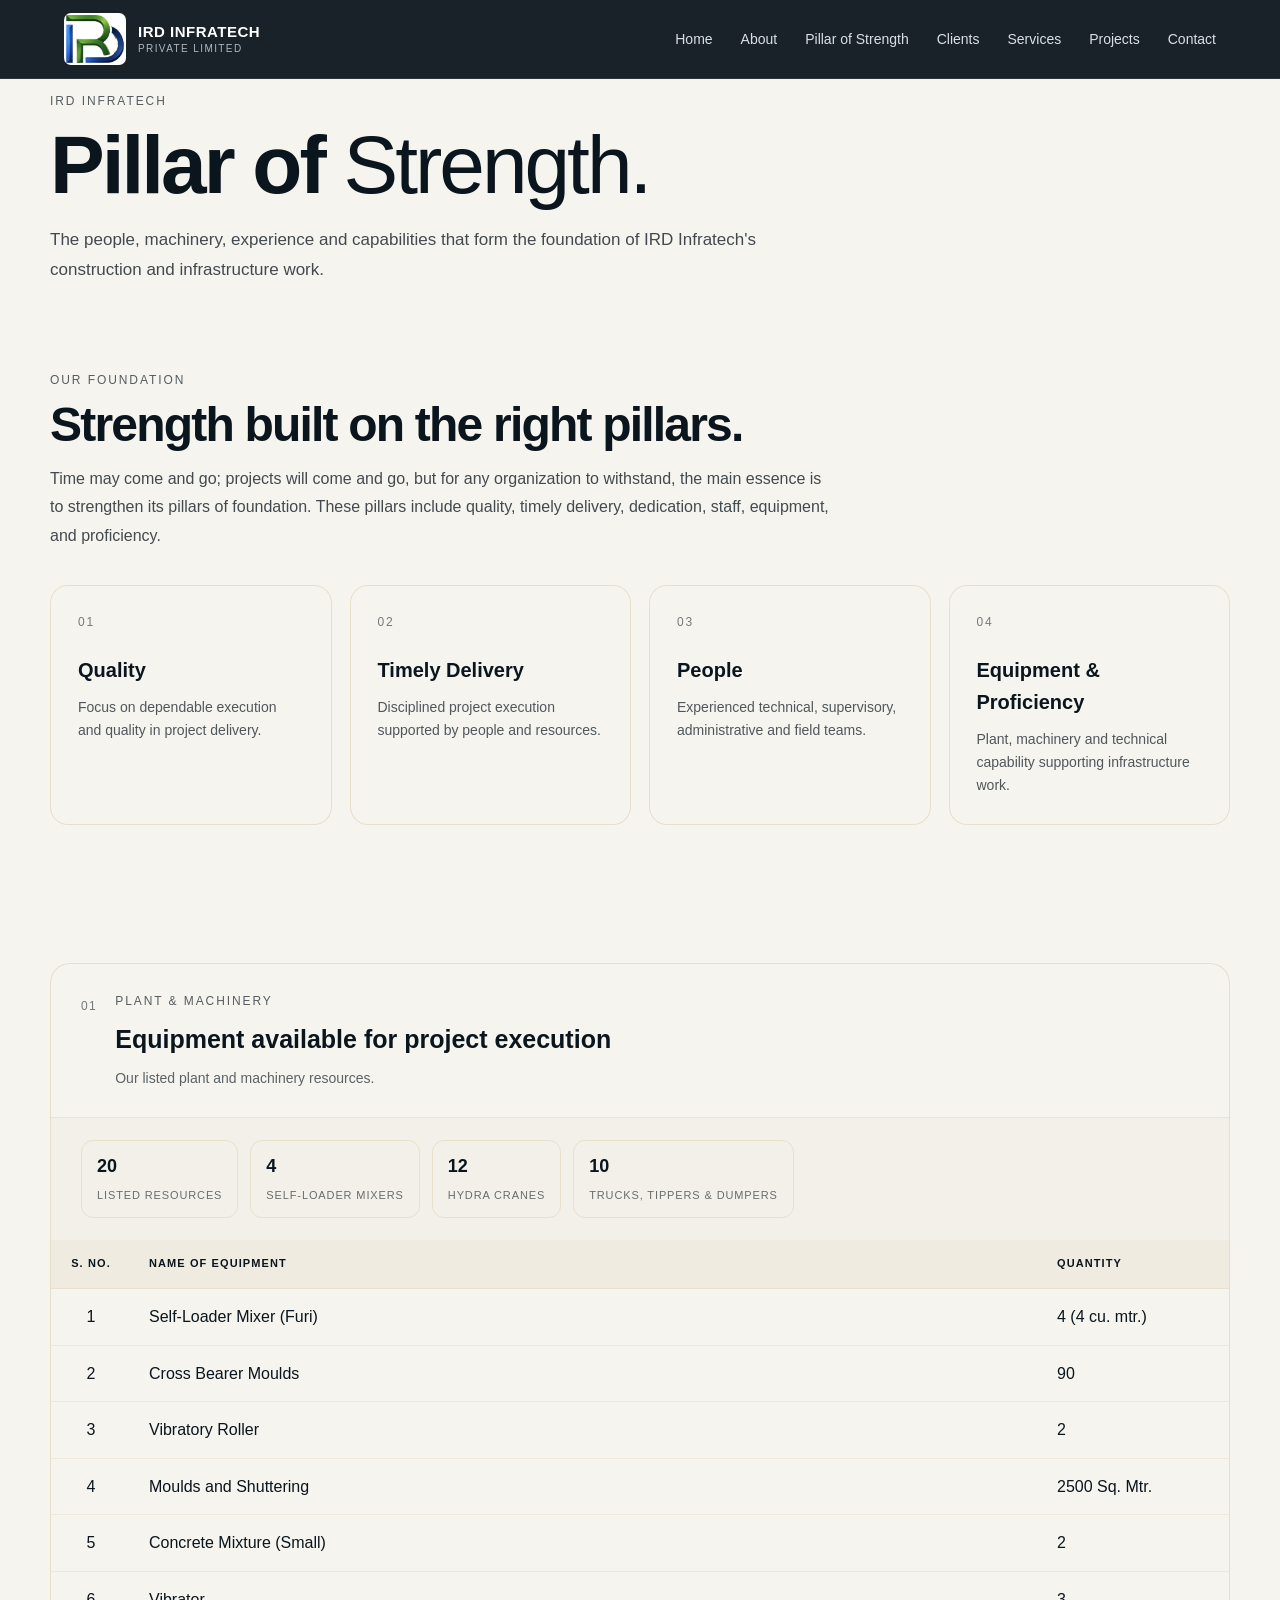
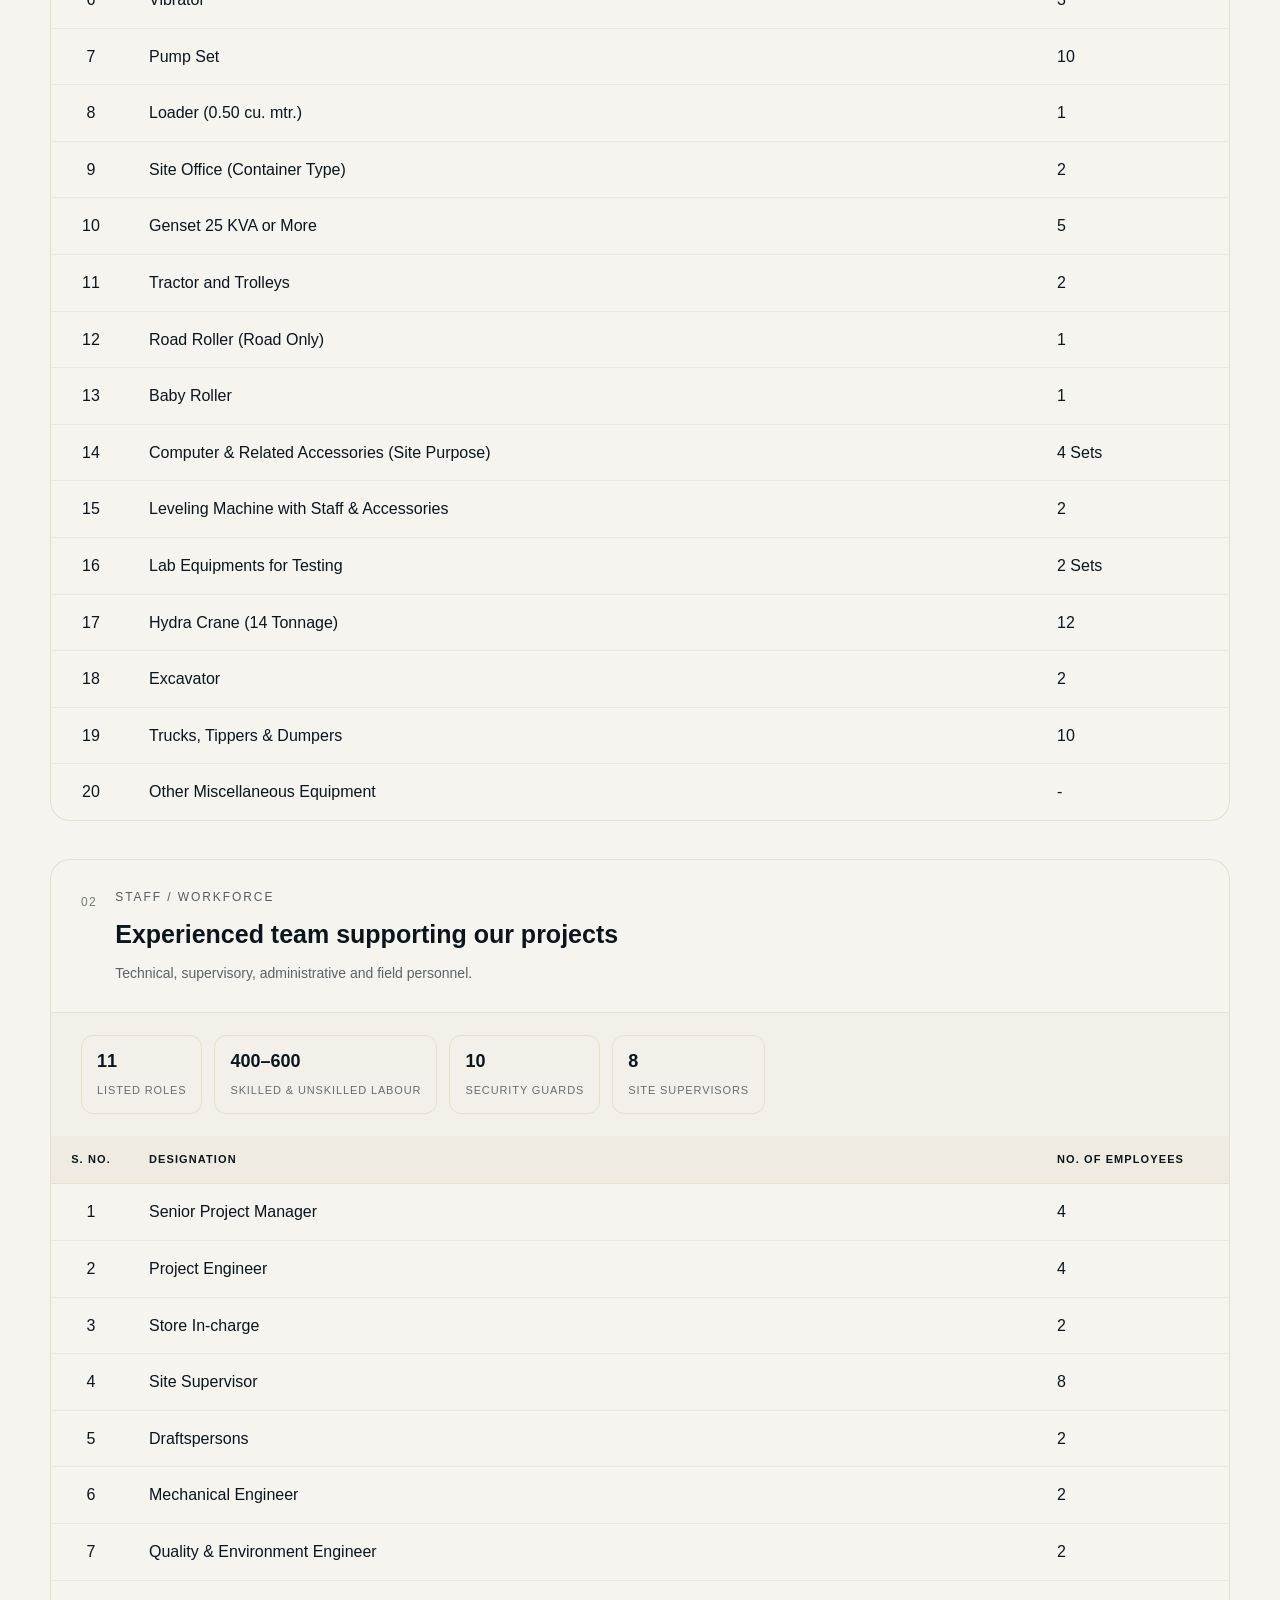
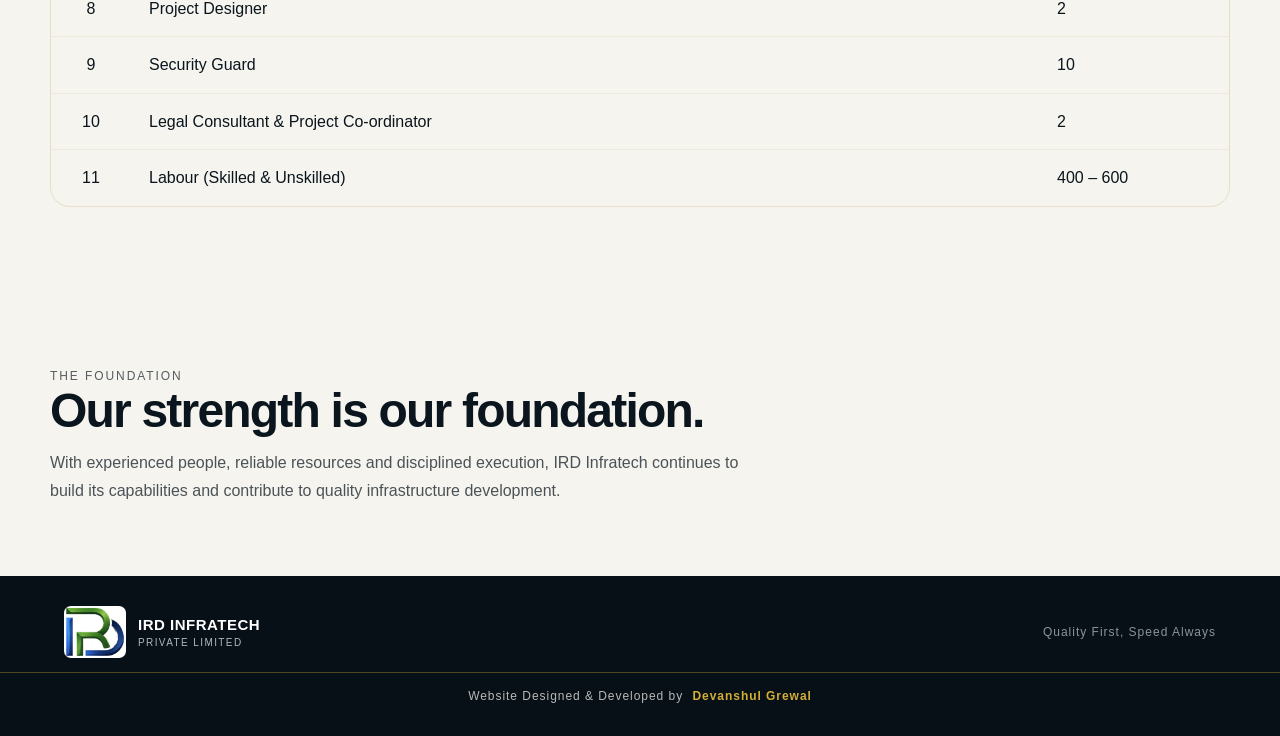
<file: pillar-of-strength.html>
<!doctype html>
<html lang="en">
<head>
<meta charset="utf-8">
<meta name="viewport" content="width=device-width,initial-scale=1">
<title>Pillar of Strength | IRD Infratech</title>
<meta name="description" content="Plant, machinery, workforce and capabilities of IRD Infratech.">
<link rel="stylesheet" href="css/style.css">
<style>
.pillar-hero{padding:92px 20px 65px}
.pillar-wrap{max-width:1180px;margin:auto}
.pillar-kicker{letter-spacing:.16em;text-transform:uppercase;font-size:12px;opacity:.68}
.pillar-hero h1{font-size:clamp(44px,7vw,82px);line-height:1.02;margin:12px 0 18px}
.pillar-hero h1 span{font-weight:500}
.pillar-hero p{max-width:760px;line-height:1.8;opacity:.76;font-size:17px}
.foundation-section{padding:20px 20px 75px}
.foundation-intro{max-width:780px;margin-bottom:34px}
.foundation-intro h2{font-size:clamp(30px,4vw,48px);margin:10px 0 14px}
.foundation-intro p{line-height:1.8;opacity:.76}
.foundation-grid{display:grid;grid-template-columns:repeat(4,1fr);gap:18px}
.foundation-card{padding:27px;border:1px solid rgba(185,149,69,.22);border-radius:18px;background:rgba(255,255,255,.035);min-height:180px}
.foundation-number{font-size:12px;letter-spacing:.15em;opacity:.55}
.foundation-card h3{margin:22px 0 10px;font-size:20px}
.foundation-card p{margin:0;line-height:1.65;opacity:.7;font-size:14px}
.resources-section{padding:25px 20px 90px}
.resource-block{margin-top:38px;border:1px solid rgba(185,149,69,.22);border-radius:20px;overflow:hidden;background:rgba(255,255,255,.025)}
.resource-heading{display:flex;gap:18px;align-items:flex-start;padding:28px 30px;border-bottom:1px solid rgba(185,149,69,.18)}
.resource-number{font-size:12px;letter-spacing:.12em;opacity:.55;padding-top:5px}
.resource-heading h3{margin:7px 0 0;font-size:25px}
.resource-heading p{margin:8px 0 0;opacity:.65;font-size:14px}
.table-wrap{width:100%;overflow-x:auto;-webkit-overflow-scrolling:touch}
.resource-table{width:100%;min-width:650px;border-collapse:collapse}
.resource-table th,.resource-table td{padding:15px 18px;text-align:left;border-bottom:1px solid rgba(185,149,69,.13);vertical-align:middle}
.resource-table th{font-size:11px;letter-spacing:.1em;text-transform:uppercase;background:rgba(185,149,69,.09);font-weight:700}
.resource-table td:first-child,.resource-table th:first-child{width:80px;text-align:center}
.resource-table td:last-child,.resource-table th:last-child{width:190px}
.resource-table tbody tr:last-child td{border-bottom:0}
.resource-table tbody tr:hover{background:rgba(185,149,69,.045)}
.resource-summary{display:flex;gap:12px;flex-wrap:wrap;padding:22px 30px;background:rgba(185,149,69,.035)}
.summary-item{padding:11px 15px;border:1px solid rgba(185,149,69,.18);border-radius:12px}
.summary-item strong{display:block;font-size:18px}
.summary-item span{font-size:11px;text-transform:uppercase;letter-spacing:.08em;opacity:.6}
.pillar-bottom{padding:70px 20px}
.pillar-bottom h2{font-size:clamp(30px,4vw,48px);margin-bottom:12px}
.pillar-bottom p{max-width:720px;line-height:1.8;opacity:.72}
@media(max-width:950px){.foundation-grid{grid-template-columns:repeat(2,1fr)}}
@media(max-width:560px){.foundation-grid{grid-template-columns:1fr}.resource-heading{padding:22px}.resource-summary{padding:18px}.resource-table{min-width:600px}}
</style>
</head>
<body class="pillar-page">
<header class="nav">
  <div class="container nav-inner">
    <a class="brand" href="index.html">
      <img src="logo.png" alt="IRD Infratech logo">
      <span>IRD INFRATECH<small>PRIVATE LIMITED</small></span>
    </a>
    <button class="menu" aria-label="Open menu">☰</button>
    <nav class="nav-links">
      <a href="index.html">Home</a>
      <a href="about.html">About</a>
      <a href="pillar-of-strength.html" aria-current="page">Pillar of Strength</a>
      <a href="clients.html">Clients</a>
      <a href="index.html#services">Services</a>
      <a href="projects.html">Projects</a>
      <a href="index.html#contact">Contact</a>
    </nav>
  </div>
</header>

<section class="pillar-hero">
  <div class="pillar-wrap">
    <div class="pillar-kicker">IRD INFRATECH</div>
    <h1>Pillar of <span>Strength.</span></h1>
    <p>The people, machinery, experience and capabilities that form the foundation of IRD Infratech's construction and infrastructure work.</p>
  </div>
</section>

<section class="foundation-section">
  <div class="pillar-wrap">
    <div class="foundation-intro">
      <div class="pillar-kicker">OUR FOUNDATION</div>
      <h2>Strength built on the right pillars.</h2>
      <p>Time may come and go; projects will come and go, but for any organization to withstand, the main essence is to strengthen its pillars of foundation. These pillars include quality, timely delivery, dedication, staff, equipment, and proficiency.</p>
    </div>

    <div class="foundation-grid">
      <article class="foundation-card"><div class="foundation-number">01</div><h3>Quality</h3><p>Focus on dependable execution and quality in project delivery.</p></article>
      <article class="foundation-card"><div class="foundation-number">02</div><h3>Timely Delivery</h3><p>Disciplined project execution supported by people and resources.</p></article>
      <article class="foundation-card"><div class="foundation-number">03</div><h3>People</h3><p>Experienced technical, supervisory, administrative and field teams.</p></article>
      <article class="foundation-card"><div class="foundation-number">04</div><h3>Equipment &amp; Proficiency</h3><p>Plant, machinery and technical capability supporting infrastructure work.</p></article>
    </div>
  </div>
</section>

<section class="resources-section">
  <div class="pillar-wrap">

    <div class="resource-block">
      <div class="resource-heading">
        <span class="resource-number">01</span>
        <div><div class="pillar-kicker">PLANT &amp; MACHINERY</div><h3>Equipment available for project execution</h3><p>Our listed plant and machinery resources.</p></div>
      </div>
      <div class="resource-summary">
        <div class="summary-item"><strong>20</strong><span>Listed resources</span></div>
        <div class="summary-item"><strong>4</strong><span>Self-loader mixers</span></div>
        <div class="summary-item"><strong>12</strong><span>Hydra cranes</span></div>
        <div class="summary-item"><strong>10</strong><span>Trucks, tippers &amp; dumpers</span></div>
      </div>
      <div class="table-wrap">
        <table class="resource-table">
          <caption style="position:absolute;width:1px;height:1px;overflow:hidden">IRD Infratech plant and machinery equipment list</caption>
          <thead><tr><th>S. No.</th><th>Name of Equipment</th><th>Quantity</th></tr></thead>
          <tbody>
            <tr><td>1</td><td>Self-Loader Mixer (Furi)</td><td>4 (4 cu. mtr.)</td></tr>
            <tr><td>2</td><td>Cross Bearer Moulds</td><td>90</td></tr>
            <tr><td>3</td><td>Vibratory Roller</td><td>2</td></tr>
            <tr><td>4</td><td>Moulds and Shuttering</td><td>2500 Sq. Mtr.</td></tr>
            <tr><td>5</td><td>Concrete Mixture (Small)</td><td>2</td></tr>
            <tr><td>6</td><td>Vibrator</td><td>3</td></tr>
            <tr><td>7</td><td>Pump Set</td><td>10</td></tr>
            <tr><td>8</td><td>Loader (0.50 cu. mtr.)</td><td>1</td></tr>
            <tr><td>9</td><td>Site Office (Container Type)</td><td>2</td></tr>
            <tr><td>10</td><td>Genset 25 KVA or More</td><td>5</td></tr>
            <tr><td>11</td><td>Tractor and Trolleys</td><td>2</td></tr>
            <tr><td>12</td><td>Road Roller (Road Only)</td><td>1</td></tr>
            <tr><td>13</td><td>Baby Roller</td><td>1</td></tr>
            <tr><td>14</td><td>Computer &amp; Related Accessories (Site Purpose)</td><td>4 Sets</td></tr>
            <tr><td>15</td><td>Leveling Machine with Staff &amp; Accessories</td><td>2</td></tr>
            <tr><td>16</td><td>Lab Equipments for Testing</td><td>2 Sets</td></tr>
            <tr><td>17</td><td>Hydra Crane (14 Tonnage)</td><td>12</td></tr>
            <tr><td>18</td><td>Excavator</td><td>2</td></tr>
            <tr><td>19</td><td>Trucks, Tippers &amp; Dumpers</td><td>10</td></tr>
            <tr><td>20</td><td>Other Miscellaneous Equipment</td><td>-</td></tr>
          </tbody>
        </table>
      </div>
    </div>

    <div class="resource-block">
      <div class="resource-heading">
        <span class="resource-number">02</span>
        <div><div class="pillar-kicker">STAFF / WORKFORCE</div><h3>Experienced team supporting our projects</h3><p>Technical, supervisory, administrative and field personnel.</p></div>
      </div>
      <div class="resource-summary">
        <div class="summary-item"><strong>11</strong><span>Listed roles</span></div>
        <div class="summary-item"><strong>400–600</strong><span>Skilled &amp; unskilled labour</span></div>
        <div class="summary-item"><strong>10</strong><span>Security guards</span></div>
        <div class="summary-item"><strong>8</strong><span>Site supervisors</span></div>
      </div>
      <div class="table-wrap">
        <table class="resource-table">
          <caption style="position:absolute;width:1px;height:1px;overflow:hidden">IRD Infratech staff and workforce list</caption>
          <thead><tr><th>S. No.</th><th>Designation</th><th>No. of Employees</th></tr></thead>
          <tbody>
            <tr><td>1</td><td>Senior Project Manager</td><td>4</td></tr>
            <tr><td>2</td><td>Project Engineer</td><td>4</td></tr>
            <tr><td>3</td><td>Store In-charge</td><td>2</td></tr>
            <tr><td>4</td><td>Site Supervisor</td><td>8</td></tr>
            <tr><td>5</td><td>Draftspersons</td><td>2</td></tr>
            <tr><td>6</td><td>Mechanical Engineer</td><td>2</td></tr>
            <tr><td>7</td><td>Quality &amp; Environment Engineer</td><td>2</td></tr>
            <tr><td>8</td><td>Project Designer</td><td>2</td></tr>
            <tr><td>9</td><td>Security Guard</td><td>10</td></tr>
            <tr><td>10</td><td>Legal Consultant &amp; Project Co-ordinator</td><td>2</td></tr>
            <tr><td>11</td><td>Labour (Skilled &amp; Unskilled)</td><td>400 – 600</td></tr>
          </tbody>
        </table>
      </div>
    </div>

  </div>
</section>

<section class="pillar-bottom">
  <div class="pillar-wrap">
    <div class="pillar-kicker">THE FOUNDATION</div>
    <h2>Our strength is our foundation.</h2>
    <p>With experienced people, reliable resources and disciplined execution, IRD Infratech continues to build its capabilities and contribute to quality infrastructure development.</p>
  </div>
</section>

<footer class="site-footer">
  <div class="container footer-inner">
    <div class="brand"><img src="logo.png" alt="IRD Infratech logo"><span>IRD INFRATECH<small>PRIVATE LIMITED</small></span></div>
    <p>Quality First, Speed Always</p>
  </div>
  <div class="creator-credit">Website Designed &amp; Developed by <strong>Devanshul Grewal</strong></div>
</footer>
<script src="js/script.js"></script>
</body>
</html>
</file>
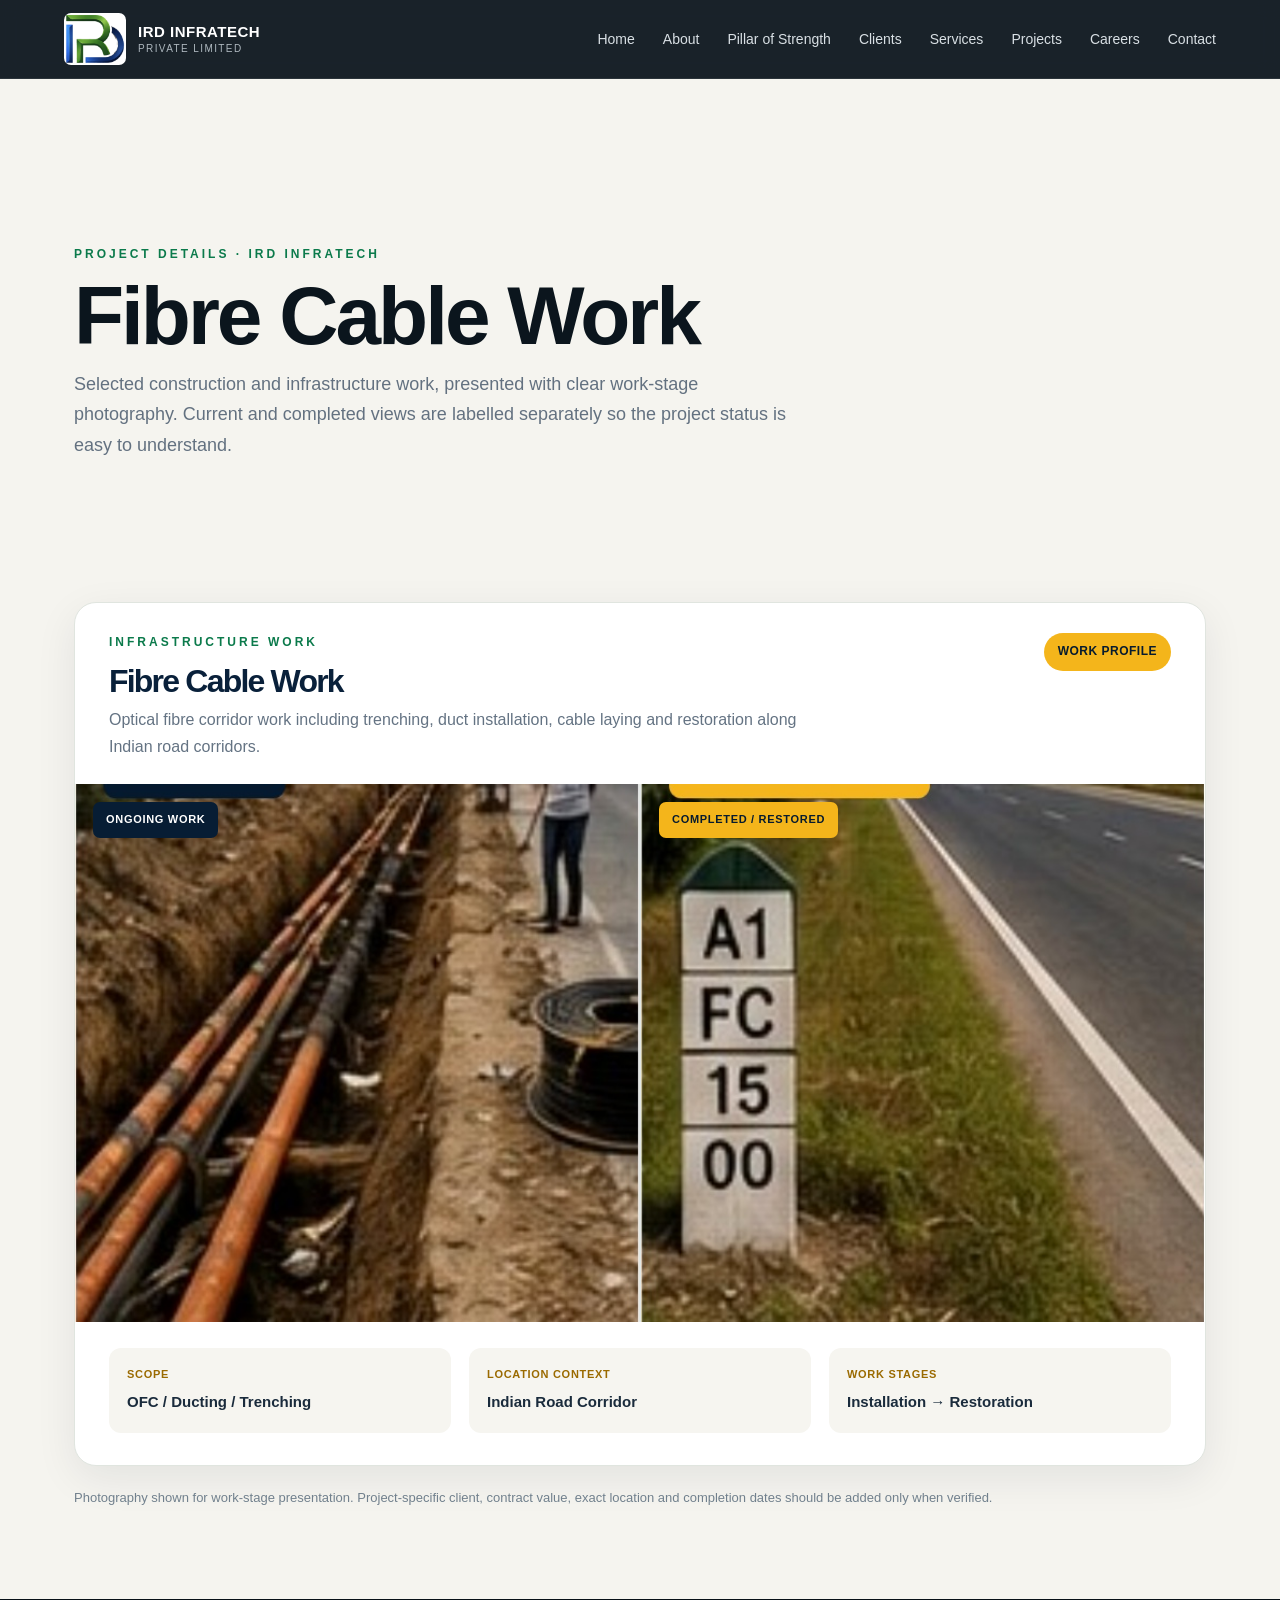
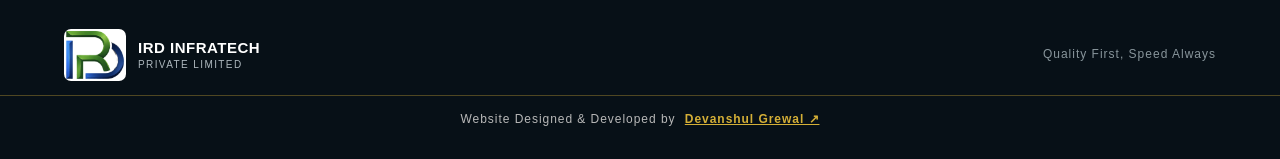
<file: project.html>
<!doctype html>
<html lang="en">
<head>
<style id="ird-universal-styles">
/* IRD Infratech website styles extracted from the original homepage. */

:root{
  --navy:#0b151d; --navy2:#111f29; --green:#0b7a4b; --lime:#91bd24;
  --gold:#d4a94f; --cream:#f5f4ef; --white:#fff; --muted:#65727b;
}
*{box-sizing:border-box;margin:0;padding:0}
html{scroll-behavior:smooth}
body{font-family:Inter,Arial,Helvetica,sans-serif;color:var(--navy);background:var(--cream);line-height:1.6}
a{text-decoration:none;color:inherit}
.container{width:min(1180px,90%);margin:auto}
.nav{position:fixed;top:0;left:0;width:100%;z-index:20;background:rgba(11,21,29,.94);backdrop-filter:blur(10px);border-bottom:1px solid rgba(255,255,255,.08)}
.nav-inner{height:78px;display:flex;align-items:center;justify-content:space-between}
.brand{display:flex;align-items:center;gap:12px;color:#fff;font-weight:800;letter-spacing:.5px}
.brand img{width:62px;height:52px;object-fit:contain;object-position:center;border-radius:7px;background:#fff}
.brand span{font-size:15px;line-height:1.15}.brand small{display:block;font-weight:500;color:#aeb8be;font-size:10px;letter-spacing:1.4px;margin-top:3px}
.nav-links{display:flex;gap:28px;color:#d9e0e4;font-size:14px}.nav-links a:hover{color:#a9d53b}
.menu{display:none;color:#fff;font-size:26px;background:none;border:0}
.hero{min-height:100vh;display:flex;align-items:center;position:relative;overflow:hidden;background:
radial-gradient(circle at 78% 40%,rgba(145,189,36,.16),transparent 34%),
linear-gradient(120deg,#071018 0%,#0b151d 48%,#16252e 100%)}
.hero:after{content:"";position:absolute;right:-12%;bottom:-25%;width:55%;height:70%;background:radial-gradient(circle,rgba(145,189,36,.25),transparent 65%)}
.hero-content{position:relative;z-index:2;padding-top:70px;color:#fff;max-width:760px}
.kicker{color:#a9d53b;letter-spacing:4px;font-weight:800;font-size:13px;margin-bottom:18px}
h1{font-size:clamp(46px,7vw,84px);line-height:.98;letter-spacing:-3px;margin-bottom:24px}
.hero p{font-size:19px;color:#d4dde2;max-width:650px}
.tagline{margin-top:15px;color:#fff;font-weight:700;font-size:15px;letter-spacing:1.8px}
.actions{display:flex;gap:14px;margin-top:36px;flex-wrap:wrap}
.btn{padding:14px 24px;border-radius:2px;font-weight:800;font-size:14px;display:inline-block}
.btn-primary{background:#a9d53b;color:#0b151d}.btn-primary:hover{background:#c0e866}
.btn-outline{border:1px solid rgba(255,255,255,.6);color:#fff}.btn-outline:hover{background:#fff;color:#0b151d}
section{padding:100px 0}
.eyebrow{font-size:12px;letter-spacing:3px;color:var(--green);font-weight:900;margin-bottom:12px}
h2{font-size:clamp(34px,5vw,56px);line-height:1.05;letter-spacing:-1.8px}
.about{background:#fff}.about-grid{display:grid;grid-template-columns:1.05fr .95fr;gap:80px;align-items:start}
.about-copy{font-size:18px;color:#47545d}.about-copy p+p{margin-top:18px}
.info-card{background:var(--navy);color:#fff;padding:38px;position:relative;overflow:hidden}
.info-card:before{content:"";position:absolute;right:-70px;top:-70px;width:200px;height:200px;border-radius:50%;background:rgba(145,189,36,.15)}
.info-card h3{font-size:27px;margin-bottom:18px}.info-card p{color:#c7d0d5;margin:10px 0}.info-card strong{color:#fff}
.services{background:#0f1c24;color:#fff}.service-grid{display:grid;grid-template-columns:repeat(3,1fr);gap:16px;margin-top:45px}
.service{padding:30px;border:1px solid rgba(255,255,255,.12);min-height:220px;transition:.25s}
.service:hover{transform:translateY(-6px);border-color:#a9d53b}.service-grid .service:nth-child(4){grid-column:1}.service-grid .service:nth-child(5){grid-column:2}
.num{color:#a9d53b;font-weight:900;font-size:12px;letter-spacing:2px}.service h3{font-size:21px;margin:35px 0 12px}.service p{color:#aeb9bf;font-size:14px}
.projects{background:var(--cream)}.project-note{margin-top:10px;color:var(--muted)}.project-grid{display:grid;grid-template-columns:repeat(3,1fr);gap:18px;margin-top:45px}
.project{background:#fff;min-height:260px;display:flex;flex-direction:column;justify-content:end;position:relative;overflow:hidden}
.project-placeholder{height:190px;background:linear-gradient(135deg,#d8ded8,#9ba8a4);display:grid;place-items:center;color:#44504e;font-size:12px;letter-spacing:2px;font-weight:900}
.project-body{padding:20px}.project-body small{color:var(--green);font-weight:800;letter-spacing:1.5px}.project-body h3{margin-top:4px}
.stats{background:#a9d53b;color:#0b151d}.stat-grid{display:grid;grid-template-columns:repeat(4,1fr);gap:20px}.stat strong{font-size:46px;line-height:1;display:block}.stat span{display:block;margin-top:8px;font-weight:700}
.contact{background:#fff}.contact-grid{display:grid;grid-template-columns:1fr 1fr;gap:70px}.contact-copy{color:#526069;font-size:17px;margin-top:18px}.details{margin-top:28px;display:grid;gap:16px}.detail{display:flex;gap:14px;align-items:flex-start}.icon{width:38px;height:38px;border-radius:50%;background:#eaf2df;display:grid;place-items:center;color:var(--green);font-weight:900;flex:none}.detail div strong{display:block;color:#18252d}.detail div span{color:#637078;font-size:14px}
.contact-box{background:var(--navy);padding:40px;color:#fff}.contact-box h3{font-size:30px}.contact-box p{color:#b9c3c8;margin:12px 0 28px}.quick{display:flex;gap:12px;flex-wrap:wrap}.quick a{padding:12px 18px;border:1px solid rgba(255,255,255,.25);color:#fff;font-weight:800;font-size:13px}.quick a:hover{background:#fff;color:var(--navy)}
footer{background:#080f14;color:#89959c;padding:28px 0;font-size:13px}.foot{display:flex;justify-content:space-between;gap:20px}.foot strong{color:#fff}
.reveal{opacity:0;transform:translateY(20px);transition:.7s ease}.reveal.show{opacity:1;transform:none}
@media(max-width:900px){
 .nav-links{display:none}.menu{display:block}.nav-links.open{display:flex;position:absolute;top:78px;left:0;width:100%;background:#0b151d;flex-direction:column;padding:20px 5%;gap:18px}
 .about-grid,.contact-grid{grid-template-columns:1fr;gap:40px}.service-grid{grid-template-columns:repeat(2,1fr)}.service-grid .service:nth-child(4),.service-grid .service:nth-child(5){grid-column:auto}.project-grid{grid-template-columns:1fr 1fr}.stat-grid{grid-template-columns:repeat(2,1fr);gap:35px}
}
@media(max-width:600px){
 h1{letter-spacing:-2px}.hero{background-position:62% center}.hero p{font-size:16px}
 section{padding:75px 0}.service-grid,.project-grid{grid-template-columns:1fr}.service-grid .service:nth-child(4),.service-grid .service:nth-child(5){grid-column:auto}.stat-grid{grid-template-columns:1fr 1fr}.foot{flex-direction:column}
}

.creator-credit{margin-top:14px;padding-top:14px;border-top:1px solid rgba(212,175,55,.35);text-align:center;font-size:12px;letter-spacing:.08em;color:#b8b8b8}.creator-credit strong{color:#d4af37;font-weight:700;margin-left:5px}@media(max-width:600px){.creator-credit{font-size:10px;letter-spacing:.05em}}

/* Owner + project management additions */
.owner-badge{display:inline-flex;align-items:center;gap:10px;margin:12px 0 16px;padding:9px 16px;border:1px solid rgba(185,149,69,.5);border-radius:999px;background:rgba(255,255,255,.08);font-size:12px}
.owner-badge span{letter-spacing:.14em;color:#b99545;font-weight:700}.owner-badge strong{font-weight:600}
.project img{display:block}
.project-body a{display:inline-block;margin-top:10px;color:inherit;font-weight:700;text-decoration:none}

.projects .btn-outline{border:1px solid #0b151d;color:#0b151d}.projects .btn-outline:hover{background:#0b151d;color:#fff}


/* IRD Infratech About Page */
.pt-breadcrumb { position: relative; background: #1f1f1f; padding: 105px 0 90px; overflow: hidden; }
.pt-breadcrumb:before { content: ""; position: absolute; inset: 0; background: url('../images/04.png') center/cover no-repeat; opacity: .18; }
.pt-breadcrumb-inner { position: relative; z-index: 1; }
.pt-breadcrumb-title { margin: 0 0 8px; font-size: 54px; line-height: 1.1; font-weight: 600; }
.pt-breadcrumb-subtitle { margin: 0; opacity: .9; }
.pt-breadcrumb-list { list-style: none; margin: 20px 0 0; padding: 0; }
.pt-breadcrumb-list li { display: inline-block; color: #fff; margin-left: 8px; }
.pt-breadcrumb-list li + li:before { content: "/"; margin-right: 8px; opacity: .6; }
.pt-breadcrumb-list a { color: #fff; }
.about-us.pt-section { padding: 110px 0; }


/* IRD Infratech Pillar of Strength */
.pillar-table-wrap { overflow-x:auto; }
@media (max-width: 767px) {
  .pt-breadcrumb-title { font-size: 38px; }
  .pt-breadcrumb { padding: 75px 0 65px; }
}


/* =========================
   ABOUT PAGE
   ========================= */
.about-page{background:#f5f4ef;color:#0b151d}
.about-page .nav-links a.active{color:#a9d53b}
.about-hero{min-height:590px;padding:170px 0 90px;background:#0b151d;color:#fff;position:relative;overflow:hidden}
.about-hero:before{content:"";position:absolute;inset:0;background:linear-gradient(115deg,rgba(11,21,29,.98) 0%,rgba(11,21,29,.88) 55%,rgba(11,21,29,.58) 100%)}
.about-hero:after{content:"";position:absolute;width:620px;height:620px;border:1px solid rgba(169,213,59,.18);border-radius:50%;right:-160px;top:-190px;box-shadow:0 0 0 70px rgba(169,213,59,.025),0 0 0 140px rgba(169,213,59,.018)}
.about-hero-grid{position:absolute;inset:0;opacity:.13;background-image:linear-gradient(rgba(255,255,255,.25) 1px,transparent 1px),linear-gradient(90deg,rgba(255,255,255,.25) 1px,transparent 1px);background-size:60px 60px;mask-image:linear-gradient(90deg,#000,transparent 85%)}
.about-hero-inner{position:relative;z-index:2;display:flex;justify-content:space-between;align-items:end;gap:50px}
.about-hero h1{font-size:clamp(48px,7vw,86px);letter-spacing:-4px;line-height:.96;margin:18px 0 28px}
.about-hero h1 span{color:#a9d53b}
.about-hero p{max-width:650px;color:#cbd4d9;font-size:19px}
.about-hero-meta{border-left:1px solid rgba(255,255,255,.25);padding-left:24px;min-width:170px}
.about-hero-meta span{display:block;color:#a9d53b;font-size:13px;font-weight:900;letter-spacing:2px;margin-bottom:8px}
.about-hero-meta strong{font-size:12px;letter-spacing:2px}

.about-intro{padding:115px 0;background:#fff}
.about-intro-grid{display:grid;grid-template-columns:.9fr 1.1fr;gap:90px;align-items:center}
.about-visual{max-width:500px}
.visual-frame{height:470px;background:#101e27;position:relative;overflow:hidden;border:12px solid #eef0e9;box-shadow:24px 24px 0 #dfe7d1}
.visual-grid{position:absolute;inset:0;background-image:linear-gradient(rgba(169,213,59,.14) 1px,transparent 1px),linear-gradient(90deg,rgba(169,213,59,.14) 1px,transparent 1px);background-size:44px 44px}
.visual-grid:after{content:"";position:absolute;width:280px;height:280px;border:1px solid rgba(169,213,59,.5);transform:rotate(45deg);left:105px;top:95px}
.visual-logo{position:absolute;inset:0;display:grid;place-items:center}
.visual-logo img{width:150px;height:150px;object-fit:contain;background:#fff;padding:10px;border-radius:4px;box-shadow:0 15px 45px rgba(0,0,0,.3)}
.visual-label{position:absolute;left:22px;bottom:18px;color:#a9d53b;font-size:10px;letter-spacing:2px;font-weight:900}
.visual-caption{display:flex;justify-content:space-between;margin-top:20px;font-size:10px;letter-spacing:1.8px;font-weight:900;color:#65727b}
.visual-caption b{color:#0b7a4b}
.about-copy-block h2{font-size:clamp(38px,4.5vw,62px);line-height:1.02;letter-spacing:-2.4px;margin-bottom:25px}
.about-copy-block p{font-size:17px;color:#526069;max-width:720px}
.about-copy-block p+p{margin-top:17px}
.about-highlight{margin-top:32px;border-left:4px solid #a9d53b;background:#f5f4ef;padding:20px 24px}
.about-highlight span{display:block;font-size:10px;letter-spacing:2px;font-weight:900;color:#0b7a4b;margin-bottom:6px}
.about-highlight strong{font-size:17px}

.about-capabilities{padding:110px 0;background:#0f1c24;color:#fff}
.section-heading{display:grid;grid-template-columns:1fr .65fr;gap:60px;align-items:end}
.section-heading h2{font-size:clamp(38px,5vw,60px);letter-spacing:-2.5px}
.section-heading p{color:#aeb9bf;font-size:16px;max-width:480px}
.capability-grid{display:grid;grid-template-columns:repeat(4,1fr);gap:1px;background:rgba(255,255,255,.13);margin-top:60px}
.capability{background:#0f1c24;padding:30px;min-height:280px;position:relative;transition:.25s}
.capability:hover{background:#152630;transform:translateY(-5px)}
.capability>span{color:#a9d53b;font-size:11px;letter-spacing:2px;font-weight:900}
.capability-icon{width:45px;height:45px;border:1px solid rgba(169,213,59,.5);display:grid;place-items:center;color:#a9d53b;font-weight:900;margin:35px 0 22px}
.capability h3{font-size:23px;margin-bottom:12px}
.capability p{font-size:14px;color:#aeb9bf}

.about-team{padding:115px 0;background:#f5f4ef}
.team-heading{margin-bottom:60px}
.team-list{display:grid;gap:14px}
.team-layout{display:grid;grid-template-columns:1.15fr .85fr;gap:70px;align-items:stretch}
.team-card{display:grid;grid-template-columns:65px 1fr;gap:18px;background:#fff;padding:28px 30px;border:1px solid #e5e8e1;transition:.25s}
.team-card:hover{transform:translateX(5px);border-color:#cfd9c2}
.team-number{font-size:12px;color:#0b7a4b;font-weight:900;letter-spacing:2px}
.team-card h3{font-size:20px;margin-bottom:3px}
.team-card span{font-size:11px;color:#0b7a4b;font-weight:900;letter-spacing:1px;text-transform:uppercase}
.team-card p{font-size:14px;color:#65727b;margin-top:10px}
.team-panel{background:#0b151d;min-height:430px;position:relative;overflow:hidden;color:#fff;padding:28px;display:flex;flex-direction:column;justify-content:space-between}
.team-panel:after{content:"";position:absolute;width:340px;height:340px;border:1px solid rgba(169,213,59,.35);border-radius:50%;right:-110px;bottom:-110px}
.team-panel-top,.team-panel-bottom{position:relative;z-index:2;display:flex;justify-content:space-between;align-items:center}
.team-panel-top span{font-size:10px;letter-spacing:2px;color:#a9d53b;font-weight:900}
.team-panel-top b{font-size:20px}
.team-panel-lines{position:absolute;inset:80px 30px;background-image:linear-gradient(rgba(255,255,255,.08) 1px,transparent 1px),linear-gradient(90deg,rgba(255,255,255,.08) 1px,transparent 1px);background-size:36px 36px}
.team-panel-lines:after{content:"";position:absolute;width:210px;height:210px;border:1px solid rgba(169,213,59,.5);left:50%;top:50%;transform:translate(-50%,-50%) rotate(45deg)}
.team-panel-bottom{border-top:1px solid rgba(255,255,255,.15);padding-top:18px}
.team-panel-bottom strong{font-size:15px}
.team-panel-bottom span{font-size:11px;color:#9ba8ae;letter-spacing:1px}

.about-commitment{padding:105px 0;background:#a9d53b;color:#0b151d}
.commitment-grid{display:grid;grid-template-columns:1fr .85fr;gap:90px;align-items:end}
.commitment-grid h2{font-size:clamp(38px,5vw,62px);letter-spacing:-2.5px}
.commitment-grid p{font-size:17px;max-width:600px;margin-bottom:28px}
.commitment-grid .eyebrow{color:#0b7a4b}
.commitment-grid .btn-primary{background:#0b151d;color:#fff}
.commitment-grid .btn-primary:hover{background:#fff;color:#0b151d}

.about-contact-strip{padding:32px 0;background:#0b151d;color:#fff}
.about-contact-strip .container{display:flex;align-items:center;justify-content:space-between}
.about-contact-strip span{font-size:11px;letter-spacing:2px;color:#aeb9bf;font-weight:900}
.about-contact-strip a{color:#a9d53b;font-size:14px;font-weight:900;letter-spacing:1.5px}
.about-contact-strip b{font-size:20px;margin-left:8px}
.site-footer{background:#071017;color:#fff;padding:30px 0}
.footer-inner{display:flex;justify-content:space-between;align-items:center}
.footer-inner p{font-size:12px;color:#88959b;letter-spacing:1px}

@media(max-width:900px){
  .about-hero-inner,.section-heading,.commitment-grid,.team-layout,.about-intro-grid{grid-template-columns:1fr;display:grid}
  .about-hero-inner{align-items:start}
  .about-hero{padding-top:145px}
  .about-hero-meta{margin-top:20px}
  .about-intro-grid{gap:70px}
  .about-visual{max-width:100%}
  .capability-grid{grid-template-columns:repeat(2,1fr)}
  .section-heading{gap:25px}
  .team-layout{gap:35px}
}
@media(max-width:640px){
  .nav-inner{height:68px}
  .nav-links{display:none;position:absolute;top:68px;left:0;right:0;background:#0b151d;padding:20px 5%;flex-direction:column;gap:18px}
  .nav-links.open{display:flex}
  .menu{display:block}
  .about-hero{min-height:560px;padding:125px 0 70px}
  .about-hero h1{font-size:48px;letter-spacing:-2.5px}
  .about-hero p{font-size:16px}
  .about-intro,.about-team,.about-capabilities{padding:75px 0}
  .visual-frame{height:360px;border-width:8px}
  .visual-grid:after{width:210px;height:210px;left:50%;top:50%;margin:-105px}
  .capability-grid{grid-template-columns:1fr}
  .capability{min-height:220px}
  .team-card{grid-template-columns:45px 1fr;padding:22px}
  .team-panel{min-height:300px}
  .commitment-grid{gap:35px}
  .about-contact-strip .container,.footer-inner{flex-direction:column;align-items:flex-start;gap:14px}
}

/* Static-site enhancements */
.md-static-photo{width:100%;height:430px;object-fit:contain;background:#fff;padding:35px;border:1px solid #d8ded5}
.static-note{padding:18px 22px;background:#f5f4ef;border-left:4px solid #a9d53b;color:#526069}
.no-data{padding:28px;background:#fff;border:1px solid #e2e6df;color:#65727b}

.sr-only{position:absolute;width:1px;height:1px;padding:0;margin:-1px;overflow:hidden;clip:rect(0,0,0,0);white-space:nowrap;border:0}


/* Clear click affordance for Managing Director profile */
.owner-profile-link{display:inline-block;color:inherit;text-decoration:none}
.owner-profile-link .owner-badge{cursor:pointer;transition:transform .2s ease,background .2s ease,border-color .2s ease}
.owner-profile-link:hover .owner-badge,.owner-profile-link:focus-visible .owner-badge{transform:translateY(-2px);background:rgba(185,149,69,.14);border-color:#b99545}
.owner-badge em{font-style:normal;font-size:9px;letter-spacing:.12em;color:#b99545;font-weight:800;margin-left:5px;white-space:nowrap}

</style>

<meta charset="utf-8"><meta name="viewport" content="width=device-width, initial-scale=1">
<title>Fibre Cable Work | IRD Infratech Private Limited</title>
<meta name="description" content="IRD Infratech construction and infrastructure project work.">
<style>
.projects-page{max-width:1180px;margin:auto;padding:145px 24px 90px}
.projects-hero{margin-bottom:42px}.projects-hero h1{font-size:clamp(46px,7vw,82px);margin:10px 0 12px}.projects-hero p{max-width:720px;color:#637180;font-size:18px;line-height:1.7}
.project-card{background:#fff;border:1px solid #e0e5df;border-radius:22px;overflow:hidden;box-shadow:0 12px 40px rgba(7,27,47,.08);margin-top:30px}
.project-head{padding:30px 34px 24px;display:flex;justify-content:space-between;gap:24px;align-items:flex-start}.project-head h2{margin:5px 0 8px;font-size:32px;color:#09203a}.project-head p{margin:0;color:#647383;line-height:1.7;max-width:720px}.project-status{background:#f4b51b;color:#071b2e;padding:9px 14px;border-radius:999px;font-weight:800;font-size:12px;letter-spacing:.5px;white-space:nowrap}
.project-gallery{display:grid;grid-template-columns:1fr 1fr;gap:2px;background:#e3e7e4}.project-photo{position:relative;min-height:360px;background:#eef1ee}.project-photo img{width:100%;height:100%;min-height:360px;object-fit:cover;display:block}.photo-label{position:absolute;top:18px;left:18px;padding:9px 13px;border-radius:7px;background:#071d34;color:#fff;font-size:11px;font-weight:800;letter-spacing:.7px}.photo-label.completed{background:#f4b51b;color:#071b2e}
.project-info{display:grid;grid-template-columns:repeat(3,1fr);gap:18px;padding:26px 34px 32px}.info-item{background:#f6f5f0;border-radius:12px;padding:18px}.info-item span{display:block;color:#9a6a00;font-size:11px;font-weight:800;letter-spacing:.7px;margin-bottom:6px}.info-item strong{color:#1a2b3c;font-size:15px}
.note{margin-top:22px;font-size:13px;color:#71808d;line-height:1.6}
@media(max-width:760px){.projects-page{padding-top:110px}.project-head{flex-direction:column;padding:24px}.project-gallery{grid-template-columns:1fr}.project-photo,.project-photo img{min-height:280px}.project-info{grid-template-columns:1fr;padding:22px 24px}.project-head h2{font-size:27px}}
</style>
</head>
<body>
<header class="nav"><div class="container nav-inner"><a class="brand" href="index.html"><img src="logo.png" alt="IRD Infratech logo"><span>IRD INFRATECH<small>PRIVATE LIMITED</small></span></a><button class="menu" aria-label="Open menu">☰</button><nav class="nav-links"><a href="index.html">Home</a><a href="about.html">About</a><a href="pillar-of-strength.html">Pillar of Strength</a><a href="clients.html">Clients</a><a href="services.html">Services</a><a class="active" href="projects.html">Projects</a><a href="careers.html">Careers</a><a href="index.html#contact">Contact</a></nav></div></header>
<main class="projects-page">
<section class="projects-hero"><div class="eyebrow">PROJECT DETAILS · IRD INFRATECH</div><h1>Fibre Cable Work</h1><p>Selected construction and infrastructure work, presented with clear work-stage photography. Current and completed views are labelled separately so the project status is easy to understand.</p></section>
<article class="project-card">
<div class="project-head"><div><div class="eyebrow">INFRASTRUCTURE WORK</div><h2>Fibre Cable Work</h2><p>Optical fibre corridor work including trenching, duct installation, cable laying and restoration along Indian road corridors.</p></div><div class="project-status">WORK PROFILE</div></div>
<div class="project-gallery">
<figure class="project-photo"><img src="project-images/fibre-cable-ongoing.jpg" alt="Ongoing fibre cable and duct installation work"><figcaption class="photo-label">ONGOING WORK</figcaption></figure>
<figure class="project-photo"><img src="project-images/fibre-cable-completed.jpg" alt="Completed Indian road corridor after fibre work and restoration"><figcaption class="photo-label completed">COMPLETED / RESTORED</figcaption></figure>
</div>
<div class="project-info"><div class="info-item"><span>SCOPE</span><strong>OFC / Ducting / Trenching</strong></div><div class="info-item"><span>LOCATION CONTEXT</span><strong>Indian Road Corridor</strong></div><div class="info-item"><span>WORK STAGES</span><strong>Installation → Restoration</strong></div></div>
</article>
<p class="note">Photography shown for work-stage presentation. Project-specific client, contract value, exact location and completion dates should be added only when verified.</p>
</main>
<footer class="site-footer"><div class="container footer-inner"><div class="brand"><img src="logo.png" alt="IRD Infratech logo"><span>IRD INFRATECH<small>PRIVATE LIMITED</small></span></div><p>Quality First, Speed Always</p></div><div class="creator-credit">Website Designed &amp; Developed by <strong><a href="devanshul-grewal.html" title="View Devanshul Grewal profile" style="text-decoration:underline;font-weight:700;">Devanshul Grewal ↗</a></strong></div></footer>
<script src="/js/script.js"></script>
</body></html>
</file>
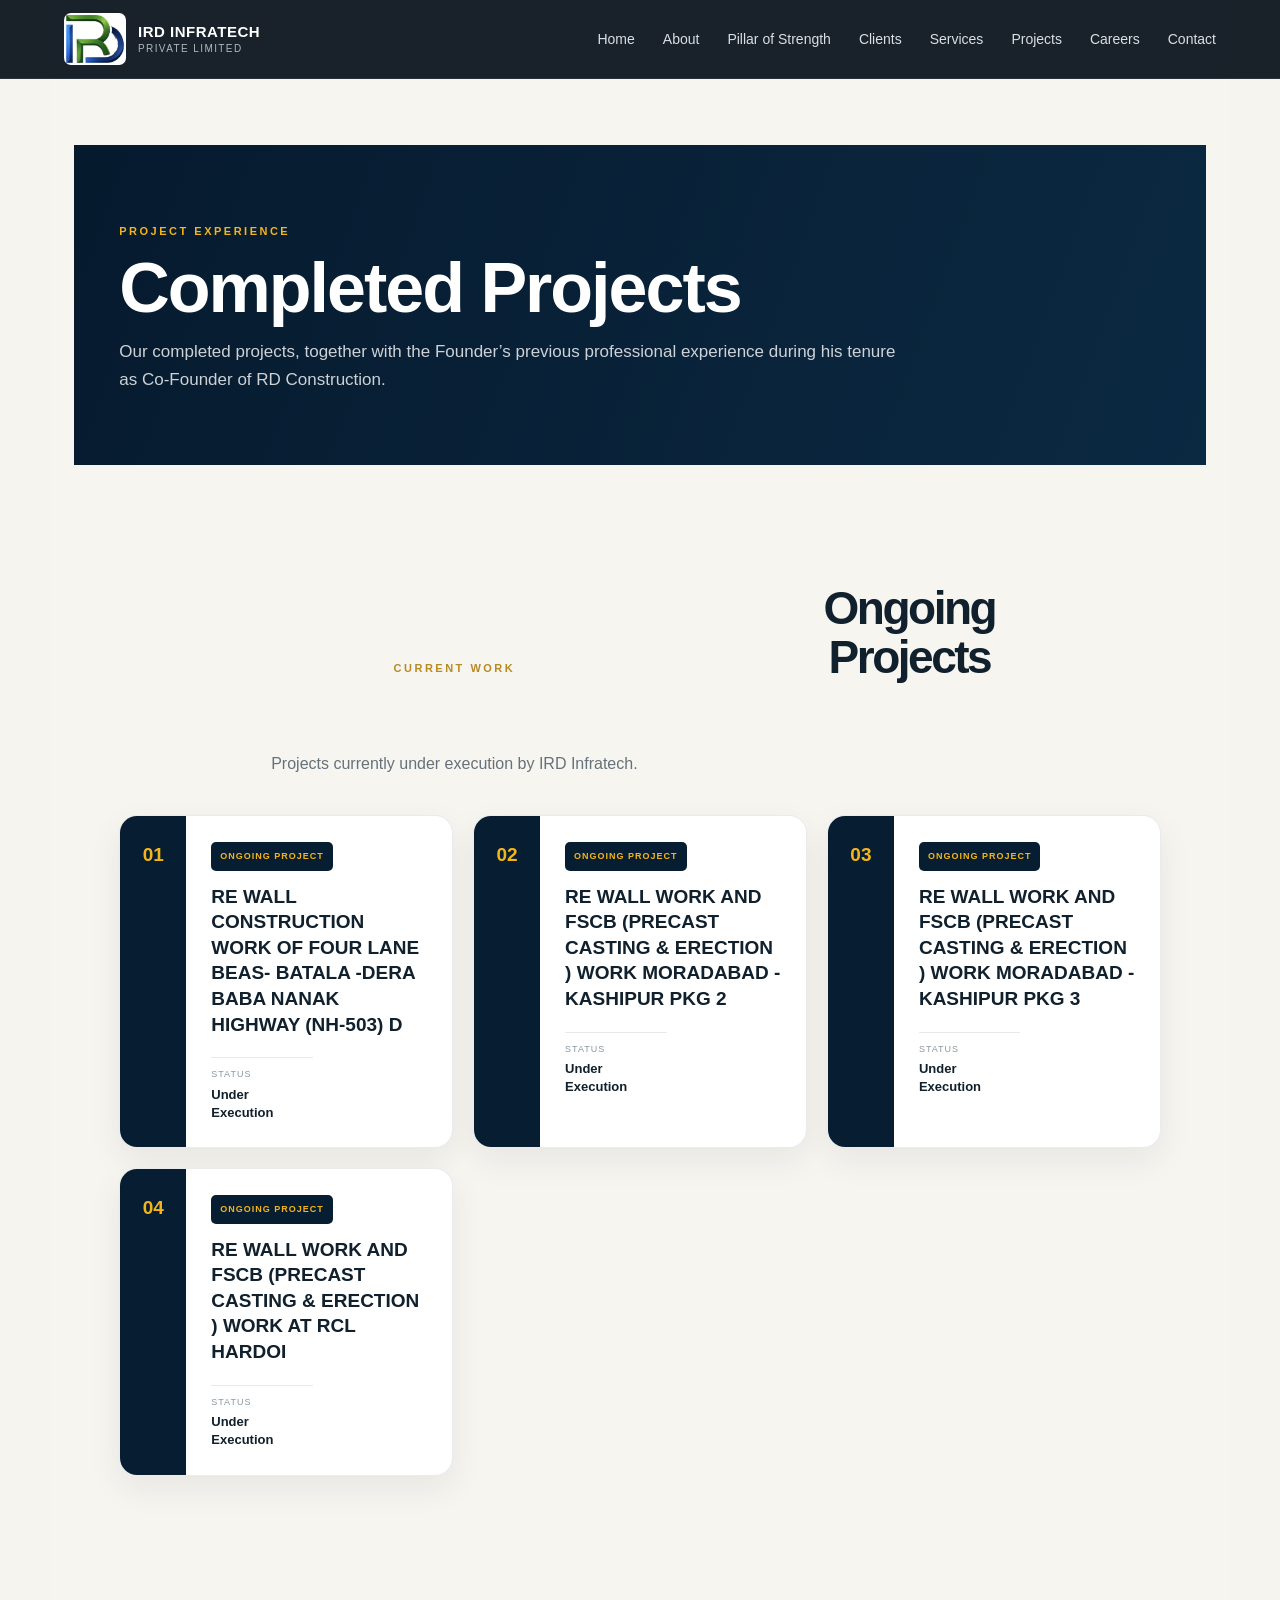
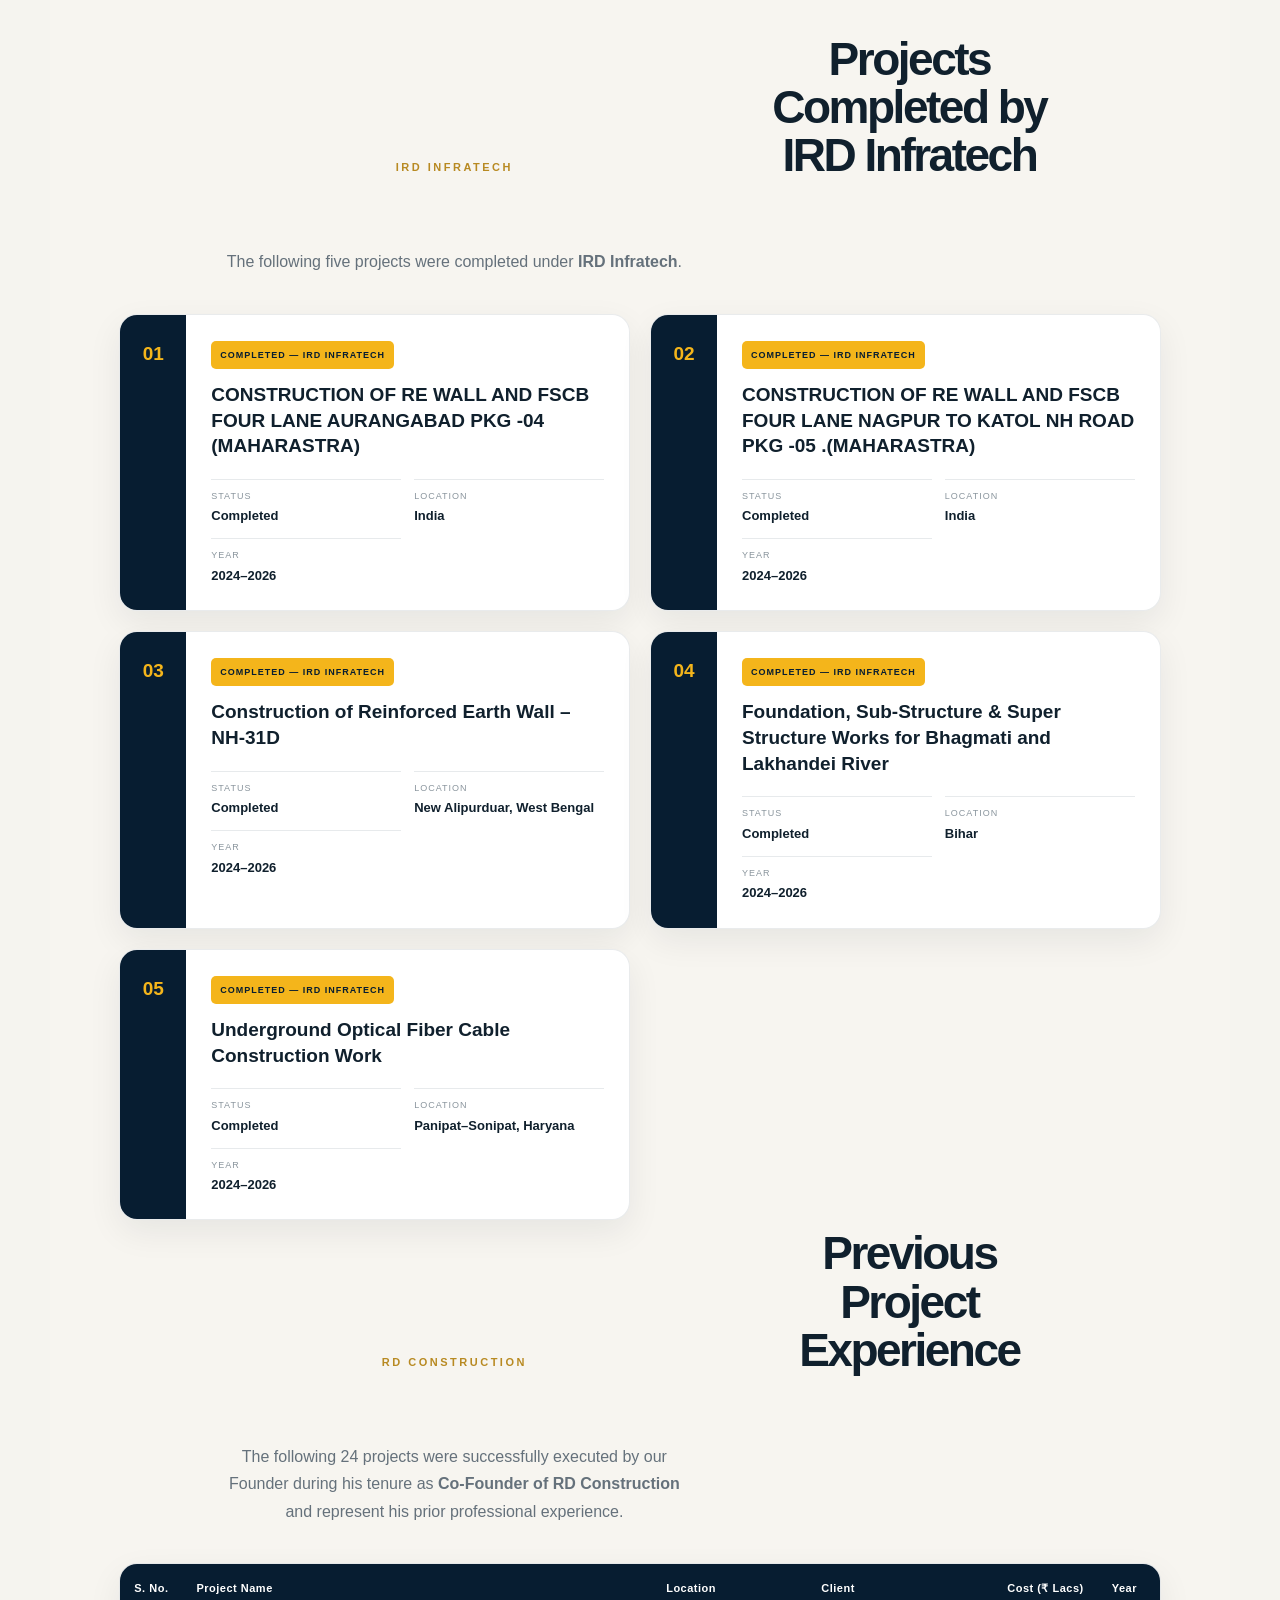
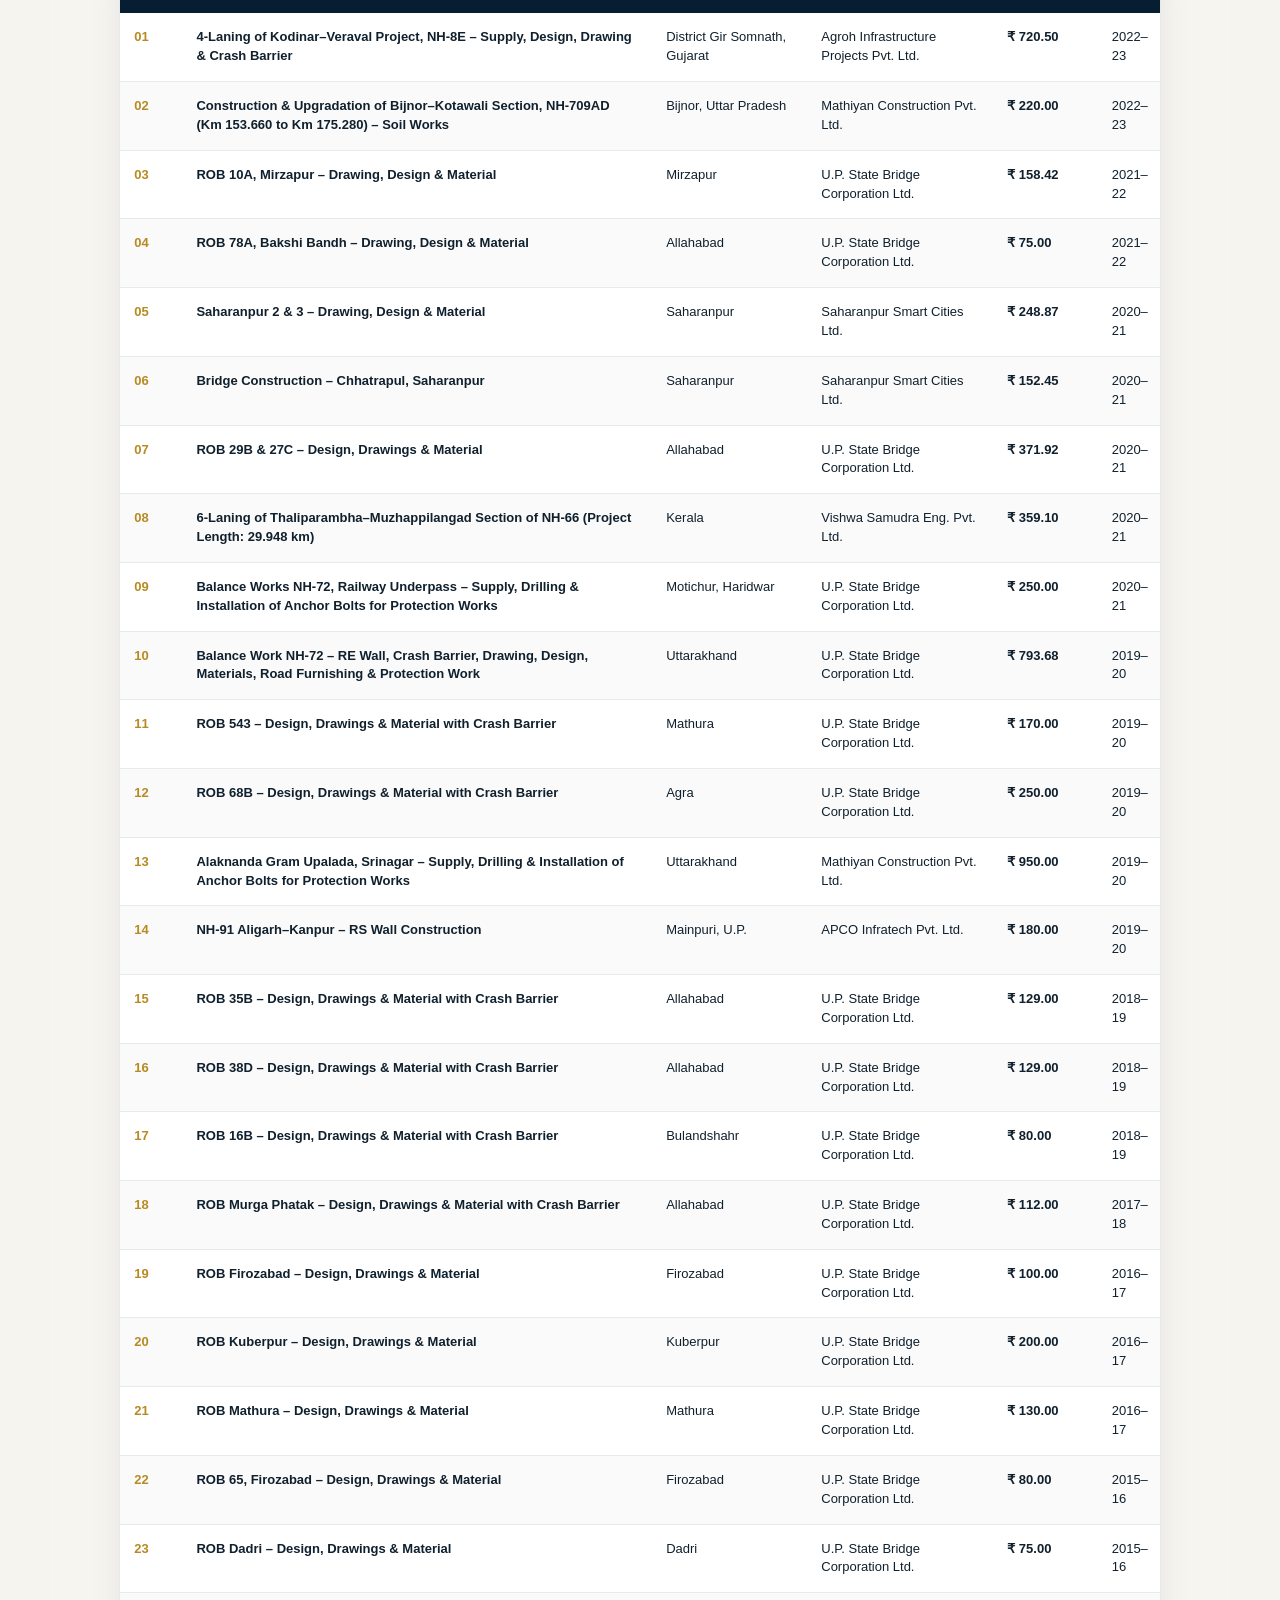
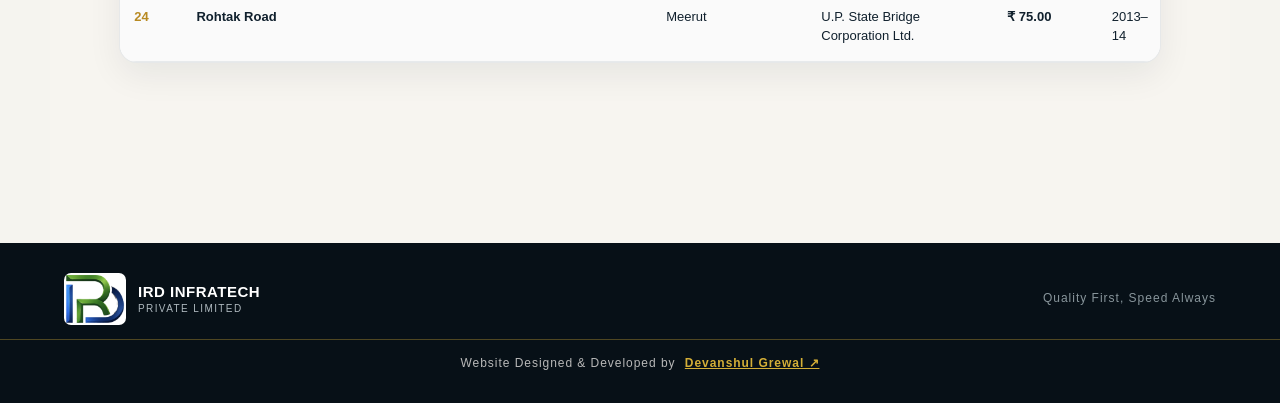
<file: projects.html>
<!doctype html>
<html lang="en">
<head>
<style id="ird-universal-styles">
/* IRD Infratech website styles extracted from the original homepage. */

:root{
  --navy:#0b151d; --navy2:#111f29; --green:#0b7a4b; --lime:#91bd24;
  --gold:#d4a94f; --cream:#f5f4ef; --white:#fff; --muted:#65727b;
}
*{box-sizing:border-box;margin:0;padding:0}
html{scroll-behavior:smooth}
body{font-family:Inter,Arial,Helvetica,sans-serif;color:var(--navy);background:var(--cream);line-height:1.6}
a{text-decoration:none;color:inherit}
.container{width:min(1180px,90%);margin:auto}
.nav{position:fixed;top:0;left:0;width:100%;z-index:20;background:rgba(11,21,29,.94);backdrop-filter:blur(10px);border-bottom:1px solid rgba(255,255,255,.08)}
.nav-inner{height:78px;display:flex;align-items:center;justify-content:space-between}
.brand{display:flex;align-items:center;gap:12px;color:#fff;font-weight:800;letter-spacing:.5px}
.brand img{width:62px;height:52px;object-fit:contain;object-position:center;border-radius:7px;background:#fff}
.brand span{font-size:15px;line-height:1.15}.brand small{display:block;font-weight:500;color:#aeb8be;font-size:10px;letter-spacing:1.4px;margin-top:3px}
.nav-links{display:flex;gap:28px;color:#d9e0e4;font-size:14px}.nav-links a:hover{color:#a9d53b}
.menu{display:none;color:#fff;font-size:26px;background:none;border:0}
.hero{min-height:100vh;display:flex;align-items:center;position:relative;overflow:hidden;background:
radial-gradient(circle at 78% 40%,rgba(145,189,36,.16),transparent 34%),
linear-gradient(120deg,#071018 0%,#0b151d 48%,#16252e 100%)}
.hero:after{content:"";position:absolute;right:-12%;bottom:-25%;width:55%;height:70%;background:radial-gradient(circle,rgba(145,189,36,.25),transparent 65%)}
.hero-content{position:relative;z-index:2;padding-top:70px;color:#fff;max-width:760px}
.kicker{color:#a9d53b;letter-spacing:4px;font-weight:800;font-size:13px;margin-bottom:18px}
h1{font-size:clamp(46px,7vw,84px);line-height:.98;letter-spacing:-3px;margin-bottom:24px}
.hero p{font-size:19px;color:#d4dde2;max-width:650px}
.tagline{margin-top:15px;color:#fff;font-weight:700;font-size:15px;letter-spacing:1.8px}
.actions{display:flex;gap:14px;margin-top:36px;flex-wrap:wrap}
.btn{padding:14px 24px;border-radius:2px;font-weight:800;font-size:14px;display:inline-block}
.btn-primary{background:#a9d53b;color:#0b151d}.btn-primary:hover{background:#c0e866}
.btn-outline{border:1px solid rgba(255,255,255,.6);color:#fff}.btn-outline:hover{background:#fff;color:#0b151d}
section{padding:100px 0}
.eyebrow{font-size:12px;letter-spacing:3px;color:var(--green);font-weight:900;margin-bottom:12px}
h2{font-size:clamp(34px,5vw,56px);line-height:1.05;letter-spacing:-1.8px}
.about{background:#fff}.about-grid{display:grid;grid-template-columns:1.05fr .95fr;gap:80px;align-items:start}
.about-copy{font-size:18px;color:#47545d}.about-copy p+p{margin-top:18px}
.info-card{background:var(--navy);color:#fff;padding:38px;position:relative;overflow:hidden}
.info-card:before{content:"";position:absolute;right:-70px;top:-70px;width:200px;height:200px;border-radius:50%;background:rgba(145,189,36,.15)}
.info-card h3{font-size:27px;margin-bottom:18px}.info-card p{color:#c7d0d5;margin:10px 0}.info-card strong{color:#fff}
.services{background:#0f1c24;color:#fff}.service-grid{display:grid;grid-template-columns:repeat(3,1fr);gap:16px;margin-top:45px}
.service{padding:30px;border:1px solid rgba(255,255,255,.12);min-height:220px;transition:.25s}
.service:hover{transform:translateY(-6px);border-color:#a9d53b}.service-grid .service:nth-child(4){grid-column:1}.service-grid .service:nth-child(5){grid-column:2}
.num{color:#a9d53b;font-weight:900;font-size:12px;letter-spacing:2px}.service h3{font-size:21px;margin:35px 0 12px}.service p{color:#aeb9bf;font-size:14px}
.projects{background:var(--cream)}.project-note{margin-top:10px;color:var(--muted)}.project-grid{display:grid;grid-template-columns:repeat(3,1fr);gap:18px;margin-top:45px}
.project{background:#fff;min-height:260px;display:flex;flex-direction:column;justify-content:end;position:relative;overflow:hidden}
.project-placeholder{height:190px;background:linear-gradient(135deg,#d8ded8,#9ba8a4);display:grid;place-items:center;color:#44504e;font-size:12px;letter-spacing:2px;font-weight:900}
.project-body{padding:20px}.project-body small{color:var(--green);font-weight:800;letter-spacing:1.5px}.project-body h3{margin-top:4px}
.stats{background:#a9d53b;color:#0b151d}.stat-grid{display:grid;grid-template-columns:repeat(4,1fr);gap:20px}.stat strong{font-size:46px;line-height:1;display:block}.stat span{display:block;margin-top:8px;font-weight:700}
.contact{background:#fff}.contact-grid{display:grid;grid-template-columns:1fr 1fr;gap:70px}.contact-copy{color:#526069;font-size:17px;margin-top:18px}.details{margin-top:28px;display:grid;gap:16px}.detail{display:flex;gap:14px;align-items:flex-start}.icon{width:38px;height:38px;border-radius:50%;background:#eaf2df;display:grid;place-items:center;color:var(--green);font-weight:900;flex:none}.detail div strong{display:block;color:#18252d}.detail div span{color:#637078;font-size:14px}
.contact-box{background:var(--navy);padding:40px;color:#fff}.contact-box h3{font-size:30px}.contact-box p{color:#b9c3c8;margin:12px 0 28px}.quick{display:flex;gap:12px;flex-wrap:wrap}.quick a{padding:12px 18px;border:1px solid rgba(255,255,255,.25);color:#fff;font-weight:800;font-size:13px}.quick a:hover{background:#fff;color:var(--navy)}
footer{background:#080f14;color:#89959c;padding:28px 0;font-size:13px}.foot{display:flex;justify-content:space-between;gap:20px}.foot strong{color:#fff}
.reveal{opacity:0;transform:translateY(20px);transition:.7s ease}.reveal.show{opacity:1;transform:none}
@media(max-width:900px){
 .nav-links{display:none}.menu{display:block}.nav-links.open{display:flex;position:absolute;top:78px;left:0;width:100%;background:#0b151d;flex-direction:column;padding:20px 5%;gap:18px}
 .about-grid,.contact-grid{grid-template-columns:1fr;gap:40px}.service-grid{grid-template-columns:repeat(2,1fr)}.service-grid .service:nth-child(4),.service-grid .service:nth-child(5){grid-column:auto}.project-grid{grid-template-columns:1fr 1fr}.stat-grid{grid-template-columns:repeat(2,1fr);gap:35px}
}
@media(max-width:600px){
 h1{letter-spacing:-2px}.hero{background-position:62% center}.hero p{font-size:16px}
 section{padding:75px 0}.service-grid,.project-grid{grid-template-columns:1fr}.service-grid .service:nth-child(4),.service-grid .service:nth-child(5){grid-column:auto}.stat-grid{grid-template-columns:1fr 1fr}.foot{flex-direction:column}
}

.creator-credit{margin-top:14px;padding-top:14px;border-top:1px solid rgba(212,175,55,.35);text-align:center;font-size:12px;letter-spacing:.08em;color:#b8b8b8}.creator-credit strong{color:#d4af37;font-weight:700;margin-left:5px}@media(max-width:600px){.creator-credit{font-size:10px;letter-spacing:.05em}}

/* Owner + project management additions */
.owner-badge{display:inline-flex;align-items:center;gap:10px;margin:12px 0 16px;padding:9px 16px;border:1px solid rgba(185,149,69,.5);border-radius:999px;background:rgba(255,255,255,.08);font-size:12px}
.owner-badge span{letter-spacing:.14em;color:#b99545;font-weight:700}.owner-badge strong{font-weight:600}
.project img{display:block}
.project-body a{display:inline-block;margin-top:10px;color:inherit;font-weight:700;text-decoration:none}

.projects .btn-outline{border:1px solid #0b151d;color:#0b151d}.projects .btn-outline:hover{background:#0b151d;color:#fff}


/* IRD Infratech About Page */
.pt-breadcrumb { position: relative; background: #1f1f1f; padding: 105px 0 90px; overflow: hidden; }
.pt-breadcrumb:before { content: ""; position: absolute; inset: 0; background: url('../images/04.png') center/cover no-repeat; opacity: .18; }
.pt-breadcrumb-inner { position: relative; z-index: 1; }
.pt-breadcrumb-title { margin: 0 0 8px; font-size: 54px; line-height: 1.1; font-weight: 600; }
.pt-breadcrumb-subtitle { margin: 0; opacity: .9; }
.pt-breadcrumb-list { list-style: none; margin: 20px 0 0; padding: 0; }
.pt-breadcrumb-list li { display: inline-block; color: #fff; margin-left: 8px; }
.pt-breadcrumb-list li + li:before { content: "/"; margin-right: 8px; opacity: .6; }
.pt-breadcrumb-list a { color: #fff; }
.about-us.pt-section { padding: 110px 0; }


/* IRD Infratech Pillar of Strength */
.pillar-table-wrap { overflow-x:auto; }
@media (max-width: 767px) {
  .pt-breadcrumb-title { font-size: 38px; }
  .pt-breadcrumb { padding: 75px 0 65px; }
}


/* =========================
   ABOUT PAGE
   ========================= */
.about-page{background:#f5f4ef;color:#0b151d}
.about-page .nav-links a.active{color:#a9d53b}
.about-hero{min-height:590px;padding:170px 0 90px;background:#0b151d;color:#fff;position:relative;overflow:hidden}
.about-hero:before{content:"";position:absolute;inset:0;background:linear-gradient(115deg,rgba(11,21,29,.98) 0%,rgba(11,21,29,.88) 55%,rgba(11,21,29,.58) 100%)}
.about-hero:after{content:"";position:absolute;width:620px;height:620px;border:1px solid rgba(169,213,59,.18);border-radius:50%;right:-160px;top:-190px;box-shadow:0 0 0 70px rgba(169,213,59,.025),0 0 0 140px rgba(169,213,59,.018)}
.about-hero-grid{position:absolute;inset:0;opacity:.13;background-image:linear-gradient(rgba(255,255,255,.25) 1px,transparent 1px),linear-gradient(90deg,rgba(255,255,255,.25) 1px,transparent 1px);background-size:60px 60px;mask-image:linear-gradient(90deg,#000,transparent 85%)}
.about-hero-inner{position:relative;z-index:2;display:flex;justify-content:space-between;align-items:end;gap:50px}
.about-hero h1{font-size:clamp(48px,7vw,86px);letter-spacing:-4px;line-height:.96;margin:18px 0 28px}
.about-hero h1 span{color:#a9d53b}
.about-hero p{max-width:650px;color:#cbd4d9;font-size:19px}
.about-hero-meta{border-left:1px solid rgba(255,255,255,.25);padding-left:24px;min-width:170px}
.about-hero-meta span{display:block;color:#a9d53b;font-size:13px;font-weight:900;letter-spacing:2px;margin-bottom:8px}
.about-hero-meta strong{font-size:12px;letter-spacing:2px}

.about-intro{padding:115px 0;background:#fff}
.about-intro-grid{display:grid;grid-template-columns:.9fr 1.1fr;gap:90px;align-items:center}
.about-visual{max-width:500px}
.visual-frame{height:470px;background:#101e27;position:relative;overflow:hidden;border:12px solid #eef0e9;box-shadow:24px 24px 0 #dfe7d1}
.visual-grid{position:absolute;inset:0;background-image:linear-gradient(rgba(169,213,59,.14) 1px,transparent 1px),linear-gradient(90deg,rgba(169,213,59,.14) 1px,transparent 1px);background-size:44px 44px}
.visual-grid:after{content:"";position:absolute;width:280px;height:280px;border:1px solid rgba(169,213,59,.5);transform:rotate(45deg);left:105px;top:95px}
.visual-logo{position:absolute;inset:0;display:grid;place-items:center}
.visual-logo img{width:150px;height:150px;object-fit:contain;background:#fff;padding:10px;border-radius:4px;box-shadow:0 15px 45px rgba(0,0,0,.3)}
.visual-label{position:absolute;left:22px;bottom:18px;color:#a9d53b;font-size:10px;letter-spacing:2px;font-weight:900}
.visual-caption{display:flex;justify-content:space-between;margin-top:20px;font-size:10px;letter-spacing:1.8px;font-weight:900;color:#65727b}
.visual-caption b{color:#0b7a4b}
.about-copy-block h2{font-size:clamp(38px,4.5vw,62px);line-height:1.02;letter-spacing:-2.4px;margin-bottom:25px}
.about-copy-block p{font-size:17px;color:#526069;max-width:720px}
.about-copy-block p+p{margin-top:17px}
.about-highlight{margin-top:32px;border-left:4px solid #a9d53b;background:#f5f4ef;padding:20px 24px}
.about-highlight span{display:block;font-size:10px;letter-spacing:2px;font-weight:900;color:#0b7a4b;margin-bottom:6px}
.about-highlight strong{font-size:17px}

.about-capabilities{padding:110px 0;background:#0f1c24;color:#fff}
.section-heading{display:grid;grid-template-columns:1fr .65fr;gap:60px;align-items:end}
.section-heading h2{font-size:clamp(38px,5vw,60px);letter-spacing:-2.5px}
.section-heading p{color:#aeb9bf;font-size:16px;max-width:480px}
.capability-grid{display:grid;grid-template-columns:repeat(4,1fr);gap:1px;background:rgba(255,255,255,.13);margin-top:60px}
.capability{background:#0f1c24;padding:30px;min-height:280px;position:relative;transition:.25s}
.capability:hover{background:#152630;transform:translateY(-5px)}
.capability>span{color:#a9d53b;font-size:11px;letter-spacing:2px;font-weight:900}
.capability-icon{width:45px;height:45px;border:1px solid rgba(169,213,59,.5);display:grid;place-items:center;color:#a9d53b;font-weight:900;margin:35px 0 22px}
.capability h3{font-size:23px;margin-bottom:12px}
.capability p{font-size:14px;color:#aeb9bf}

.about-team{padding:115px 0;background:#f5f4ef}
.team-heading{margin-bottom:60px}
.team-list{display:grid;gap:14px}
.team-layout{display:grid;grid-template-columns:1.15fr .85fr;gap:70px;align-items:stretch}
.team-card{display:grid;grid-template-columns:65px 1fr;gap:18px;background:#fff;padding:28px 30px;border:1px solid #e5e8e1;transition:.25s}
.team-card:hover{transform:translateX(5px);border-color:#cfd9c2}
.team-number{font-size:12px;color:#0b7a4b;font-weight:900;letter-spacing:2px}
.team-card h3{font-size:20px;margin-bottom:3px}
.team-card span{font-size:11px;color:#0b7a4b;font-weight:900;letter-spacing:1px;text-transform:uppercase}
.team-card p{font-size:14px;color:#65727b;margin-top:10px}
.team-panel{background:#0b151d;min-height:430px;position:relative;overflow:hidden;color:#fff;padding:28px;display:flex;flex-direction:column;justify-content:space-between}
.team-panel:after{content:"";position:absolute;width:340px;height:340px;border:1px solid rgba(169,213,59,.35);border-radius:50%;right:-110px;bottom:-110px}
.team-panel-top,.team-panel-bottom{position:relative;z-index:2;display:flex;justify-content:space-between;align-items:center}
.team-panel-top span{font-size:10px;letter-spacing:2px;color:#a9d53b;font-weight:900}
.team-panel-top b{font-size:20px}
.team-panel-lines{position:absolute;inset:80px 30px;background-image:linear-gradient(rgba(255,255,255,.08) 1px,transparent 1px),linear-gradient(90deg,rgba(255,255,255,.08) 1px,transparent 1px);background-size:36px 36px}
.team-panel-lines:after{content:"";position:absolute;width:210px;height:210px;border:1px solid rgba(169,213,59,.5);left:50%;top:50%;transform:translate(-50%,-50%) rotate(45deg)}
.team-panel-bottom{border-top:1px solid rgba(255,255,255,.15);padding-top:18px}
.team-panel-bottom strong{font-size:15px}
.team-panel-bottom span{font-size:11px;color:#9ba8ae;letter-spacing:1px}

.about-commitment{padding:105px 0;background:#a9d53b;color:#0b151d}
.commitment-grid{display:grid;grid-template-columns:1fr .85fr;gap:90px;align-items:end}
.commitment-grid h2{font-size:clamp(38px,5vw,62px);letter-spacing:-2.5px}
.commitment-grid p{font-size:17px;max-width:600px;margin-bottom:28px}
.commitment-grid .eyebrow{color:#0b7a4b}
.commitment-grid .btn-primary{background:#0b151d;color:#fff}
.commitment-grid .btn-primary:hover{background:#fff;color:#0b151d}

.about-contact-strip{padding:32px 0;background:#0b151d;color:#fff}
.about-contact-strip .container{display:flex;align-items:center;justify-content:space-between}
.about-contact-strip span{font-size:11px;letter-spacing:2px;color:#aeb9bf;font-weight:900}
.about-contact-strip a{color:#a9d53b;font-size:14px;font-weight:900;letter-spacing:1.5px}
.about-contact-strip b{font-size:20px;margin-left:8px}
.site-footer{background:#071017;color:#fff;padding:30px 0}
.footer-inner{display:flex;justify-content:space-between;align-items:center}
.footer-inner p{font-size:12px;color:#88959b;letter-spacing:1px}

@media(max-width:900px){
  .about-hero-inner,.section-heading,.commitment-grid,.team-layout,.about-intro-grid{grid-template-columns:1fr;display:grid}
  .about-hero-inner{align-items:start}
  .about-hero{padding-top:145px}
  .about-hero-meta{margin-top:20px}
  .about-intro-grid{gap:70px}
  .about-visual{max-width:100%}
  .capability-grid{grid-template-columns:repeat(2,1fr)}
  .section-heading{gap:25px}
  .team-layout{gap:35px}
}
@media(max-width:640px){
  .nav-inner{height:68px}
  .nav-links{display:none;position:absolute;top:68px;left:0;right:0;background:#0b151d;padding:20px 5%;flex-direction:column;gap:18px}
  .nav-links.open{display:flex}
  .menu{display:block}
  .about-hero{min-height:560px;padding:125px 0 70px}
  .about-hero h1{font-size:48px;letter-spacing:-2.5px}
  .about-hero p{font-size:16px}
  .about-intro,.about-team,.about-capabilities{padding:75px 0}
  .visual-frame{height:360px;border-width:8px}
  .visual-grid:after{width:210px;height:210px;left:50%;top:50%;margin:-105px}
  .capability-grid{grid-template-columns:1fr}
  .capability{min-height:220px}
  .team-card{grid-template-columns:45px 1fr;padding:22px}
  .team-panel{min-height:300px}
  .commitment-grid{gap:35px}
  .about-contact-strip .container,.footer-inner{flex-direction:column;align-items:flex-start;gap:14px}
}

/* Static-site enhancements */
.md-static-photo{width:100%;height:430px;object-fit:contain;background:#fff;padding:35px;border:1px solid #d8ded5}
.static-note{padding:18px 22px;background:#f5f4ef;border-left:4px solid #a9d53b;color:#526069}
.no-data{padding:28px;background:#fff;border:1px solid #e2e6df;color:#65727b}

.sr-only{position:absolute;width:1px;height:1px;padding:0;margin:-1px;overflow:hidden;clip:rect(0,0,0,0);white-space:nowrap;border:0}


/* Clear click affordance for Managing Director profile */
.owner-profile-link{display:inline-block;color:inherit;text-decoration:none}
.owner-profile-link .owner-badge{cursor:pointer;transition:transform .2s ease,background .2s ease,border-color .2s ease}
.owner-profile-link:hover .owner-badge,.owner-profile-link:focus-visible .owner-badge{transform:translateY(-2px);background:rgba(185,149,69,.14);border-color:#b99545}
.owner-badge em{font-style:normal;font-size:9px;letter-spacing:.12em;color:#b99545;font-weight:800;margin-left:5px;white-space:nowrap}

</style>

<meta charset="utf-8"><meta name="viewport" content="width=device-width, initial-scale=1">
<title>Projects | IRD Infratech Private Limited</title>
<meta name="description" content="IRD Infratech construction and infrastructure project work.">
<style>
.projects-page{max-width:1180px;margin:auto;padding:145px 24px 90px}
.projects-hero{margin-bottom:42px}.projects-hero h1{font-size:clamp(46px,7vw,82px);margin:10px 0 12px}.projects-hero p{max-width:720px;color:#637180;font-size:18px;line-height:1.7}
.project-card{background:#fff;border:1px solid #e0e5df;border-radius:22px;overflow:hidden;box-shadow:0 12px 40px rgba(7,27,47,.08);margin-top:30px}
.project-head{padding:30px 34px 24px;display:flex;justify-content:space-between;gap:24px;align-items:flex-start}.project-head h2{margin:5px 0 8px;font-size:32px;color:#09203a}.project-head p{margin:0;color:#647383;line-height:1.7;max-width:720px}.project-status{background:#f4b51b;color:#071b2e;padding:9px 14px;border-radius:999px;font-weight:800;font-size:12px;letter-spacing:.5px;white-space:nowrap}
.project-gallery{display:grid;grid-template-columns:1fr 1fr;gap:2px;background:#e3e7e4}.project-photo{position:relative;min-height:360px;background:#eef1ee}.project-photo img{width:100%;height:100%;min-height:360px;object-fit:cover;display:block}.photo-label{position:absolute;top:18px;left:18px;padding:9px 13px;border-radius:7px;background:#071d34;color:#fff;font-size:11px;font-weight:800;letter-spacing:.7px}.photo-label.completed{background:#f4b51b;color:#071b2e}
.project-info{display:grid;grid-template-columns:repeat(3,1fr);gap:18px;padding:26px 34px 32px}.info-item{background:#f6f5f0;border-radius:12px;padding:18px}.info-item span{display:block;color:#9a6a00;font-size:11px;font-weight:800;letter-spacing:.7px;margin-bottom:6px}.info-item strong{color:#1a2b3c;font-size:15px}
.note{margin-top:22px;font-size:13px;color:#71808d;line-height:1.6}
@media(max-width:760px){.projects-page{padding-top:110px}.project-head{flex-direction:column;padding:24px}.project-gallery{grid-template-columns:1fr}.project-photo,.project-photo img{min-height:280px}.project-info{grid-template-columns:1fr;padding:22px 24px}.project-head h2{font-size:27px}}
</style>
<style>
.projects-page{background:#f7f5f0;color:#10202d}
.projects-hero{background:linear-gradient(110deg,#061a2e 0%,#0b2942 65%,#102f47 100%);color:#fff;padding:78px 0 70px}
.projects-container{width:min(1180px,92%);margin:0 auto}
.projects-hero h1{font-size:clamp(42px,6vw,70px);margin:8px 0 15px;line-height:1;letter-spacing:-2px}
.projects-hero p{max-width:760px;color:rgba(255,255,255,.78);font-size:17px;line-height:1.7;margin:0}
.eyebrow{font-size:11px;letter-spacing:2.5px;font-weight:900;color:#b88a22}
.projects-hero .eyebrow{color:#f4b51b}
.projects-content{padding:68px 0 90px}
.section-heading{text-align:center;max-width:820px;margin:0 auto 32px}
.section-heading h2{font-size:clamp(30px,4vw,46px);margin:9px 0 10px}
.section-heading p{line-height:1.7;color:#65717b;margin:0}
.ongoing-grid{display:grid;grid-template-columns:repeat(3,1fr);gap:20px;margin-bottom:72px}
.project-card{background:#fff;border:1px solid rgba(16,32,45,.08);border-radius:18px;overflow:hidden;box-shadow:0 12px 34px rgba(6,26,46,.07);display:flex;min-height:230px}
.project-index{background:#071d31;color:#f4b51b;font-weight:900;font-size:20px;min-width:66px;padding:24px 15px;text-align:center}
.project-card-body{padding:25px}
.status-badge{display:inline-block;background:#f4b51b;color:#071d31;font-size:9px;font-weight:900;letter-spacing:1px;padding:7px 9px;border-radius:5px;margin-bottom:15px}
.project-card h3{font-size:20px;line-height:1.3;margin:0 0 22px}
.project-meta{display:grid;gap:9px;font-size:13px;color:#53616c}
.project-meta span{display:flex;justify-content:space-between;gap:15px;border-top:1px solid #e9ecee;padding-top:8px}
.project-meta b{color:#10202d}
.previous-heading{margin-top:0}
.table-wrap{overflow:auto;background:#fff;border:1px solid rgba(16,32,45,.1);border-radius:18px;box-shadow:0 12px 34px rgba(6,26,46,.07)}
.projects-table{width:100%;border-collapse:collapse;min-width:1050px;font-size:13px}
.projects-table th{background:#071d31;color:#fff;text-align:left;padding:16px 14px;font-size:11px;letter-spacing:.5px;white-space:nowrap}
.projects-table td{padding:15px 14px;border-bottom:1px solid #e7eaec;vertical-align:top;line-height:1.45}
.projects-table tbody tr:nth-child(even){background:#fafafa}
.projects-table tbody tr:hover{background:#fff8e5}
.projects-table td:first-child{font-weight:900;color:#b88a22}
.projects-table td:nth-child(5){white-space:nowrap;font-weight:800}
@media(max-width:900px){.ongoing-grid{grid-template-columns:1fr}.projects-hero{padding:62px 0}.projects-content{padding-top:55px}}
</style>
<style>
.projects-page{background:#f7f5f0;color:#10202d}
.projects-hero{background:linear-gradient(110deg,#061a2e,#0b2942);color:#fff;padding:78px 0 70px}
.projects-container{width:min(1180px,92%);margin:auto}
.projects-hero h1{font-size:clamp(42px,6vw,70px);margin:8px 0 15px;line-height:1;letter-spacing:-2px}
.projects-hero p{max-width:780px;color:rgba(255,255,255,.8);font-size:17px;line-height:1.7}
.eyebrow{font-size:11px;letter-spacing:2.5px;font-weight:900;color:#b88a22}
.projects-hero .eyebrow{color:#f4b51b}
.projects-content{padding:68px 0 90px}
.section-heading{text-align:center;max-width:850px;margin:0 auto 38px}
.section-heading h2{font-size:clamp(30px,4vw,46px);margin:9px 0}
.section-heading p{color:#65717b;line-height:1.7}
.completed-grid{display:grid;grid-template-columns:repeat(2,1fr);gap:20px}
.completed-card{background:#fff;border:1px solid rgba(16,32,45,.09);border-radius:18px;display:flex;overflow:hidden;box-shadow:0 12px 34px rgba(6,26,46,.07)}
.completed-no{min-width:66px;background:#071d31;color:#f4b51b;font-size:19px;font-weight:900;padding:24px 14px;text-align:center}
.completed-body{padding:25px;width:100%}
.status-badge{display:inline-block;background:#f4b51b;color:#071d31;font-size:9px;font-weight:900;letter-spacing:1px;padding:7px 9px;border-radius:5px;margin-bottom:13px}
.completed-card h3{font-size:19px;line-height:1.35;margin:0 0 20px}
.meta-grid{display:grid;grid-template-columns:repeat(2,1fr);gap:13px}
.meta-grid div{border-top:1px solid #e7eaec;padding-top:9px}
.meta-grid small{display:block;font-size:9px;letter-spacing:1px;color:#8a959d;margin-bottom:4px}
.meta-grid strong{display:block;font-size:13px;line-height:1.4}
.project-note{font-size:12px;color:#697680;line-height:1.5;margin:17px 0 0}
@media(max-width:800px){.completed-grid{grid-template-columns:1fr}.projects-hero{padding:62px 0}}
@media(max-width:520px){.meta-grid{grid-template-columns:1fr}.completed-no{min-width:52px}.completed-body{padding:19px}}
</style>
<style>
.ongoing-section{padding-top:68px;padding-bottom:10px}
.ongoing-grid{display:grid;grid-template-columns:repeat(3,1fr);gap:20px}
.ongoing-card{background:#fff;border:1px solid rgba(16,32,45,.09);border-radius:18px;display:flex;overflow:hidden;box-shadow:0 12px 34px rgba(6,26,46,.07)}
.ongoing-no{min-width:66px;background:#071d31;color:#f4b51b;font-size:19px;font-weight:900;padding:24px 14px;text-align:center}
.ongoing-body{padding:25px;width:100%}
.ongoing-badge{background:#071d31;color:#f4b51b}
.ongoing-card h3{font-size:19px;line-height:1.35;margin:0 0 20px}
@media(max-width:950px){.ongoing-grid{grid-template-columns:1fr}}
</style>
</head>
<body>
<header class="nav"><div class="container nav-inner"><a class="brand" href="index.html"><img src="logo.png" alt="IRD Infratech logo"><span>IRD INFRATECH<small>PRIVATE LIMITED</small></span></a><button class="menu" aria-label="Open menu">☰</button><nav class="nav-links"><a href="index.html">Home</a><a href="about.html">About</a><a href="pillar-of-strength.html">Pillar of Strength</a><a href="clients.html">Clients</a><a href="services.html">Services</a><a class="active" href="projects.html">Projects</a><a href="careers.html">Careers</a><a href="index.html#contact">Contact</a></nav></div></header>
<main class="projects-page">
<section class="projects-hero"><div class="projects-container"><div class="eyebrow">PROJECT EXPERIENCE</div><h1>Completed Projects</h1><p>Our completed projects, together with the Founder’s previous professional experience during his tenure as Co-Founder of RD Construction.</p></div></section>
<section class="projects-container projects-content ongoing-section">
<div class="section-heading"><div class="eyebrow">CURRENT WORK</div><h2>Ongoing Projects</h2><p>Projects currently under execution by IRD Infratech.</p></div>
<div class="ongoing-grid"><article class="ongoing-card"><div class="ongoing-no">01</div><div class="ongoing-body"><span class="status-badge ongoing-badge">ONGOING PROJECT</span><h3>RE WALL CONSTRUCTION WORK OF FOUR LANE BEAS- BATALA -DERA BABA NANAK HIGHWAY (NH-503) D</h3><div class="meta-grid"><div><small>STATUS</small><strong>Under Execution</strong></div></div></div></article><article class="ongoing-card"><div class="ongoing-no">02</div><div class="ongoing-body"><span class="status-badge ongoing-badge">ONGOING PROJECT</span><h3>RE WALL WORK AND FSCB (PRECAST CASTING &amp; ERECTION ) WORK MORADABAD -KASHIPUR PKG 2</h3><div class="meta-grid"><div><small>STATUS</small><strong>Under Execution</strong></div></div></div></article><article class="ongoing-card"><div class="ongoing-no">03</div><div class="ongoing-body"><span class="status-badge ongoing-badge">ONGOING PROJECT</span><h3>RE WALL WORK AND FSCB (PRECAST CASTING &amp; ERECTION ) WORK MORADABAD -KASHIPUR PKG 3</h3><div class="meta-grid"><div><small>STATUS</small><strong>Under Execution</strong></div></div></div></article><article class="ongoing-card"><div class="ongoing-no">04</div><div class="ongoing-body"><span class="status-badge ongoing-badge">ONGOING PROJECT</span><h3>RE WALL WORK AND FSCB (PRECAST CASTING &amp; ERECTION ) WORK AT RCL HARDOI</h3><div class="meta-grid"><div><small>STATUS</small><strong>Under Execution</strong></div></div></div></article></div>
</section>
<section class="projects-container projects-content">
<div class="section-heading"><div class="eyebrow">IRD INFRATECH</div><h2>Projects Completed by IRD Infratech</h2><p>The following five projects were completed under <strong>IRD Infratech</strong>.</p></div>
<div class="completed-grid">
<article class="completed-card ird-card">
<div class="completed-no">01</div>
<div class="completed-body">
<span class="status-badge">COMPLETED — IRD INFRATECH</span>
<h3>CONSTRUCTION OF RE WALL AND FSCB FOUR LANE AURANGABAD PKG -04 (MAHARASTRA)</h3>
<div class="meta-grid">
<div><small>STATUS</small><strong>Completed</strong></div>
<div><small>LOCATION</small><strong>India</strong></div>
<div><small>YEAR</small><strong>2024–2026</strong></div>
</div>
</div>
</article><article class="completed-card ird-card">
<div class="completed-no">02</div>
<div class="completed-body">
<span class="status-badge">COMPLETED — IRD INFRATECH</span>
<h3>CONSTRUCTION OF RE WALL AND FSCB FOUR LANE NAGPUR TO KATOL NH ROAD PKG -05 .(MAHARASTRA)</h3>
<div class="meta-grid">
<div><small>STATUS</small><strong>Completed</strong></div>
<div><small>LOCATION</small><strong>India</strong></div>
<div><small>YEAR</small><strong>2024–2026</strong></div>
</div>
</div>
</article><article class="completed-card ird-card">
<div class="completed-no">03</div>
<div class="completed-body">
<span class="status-badge">COMPLETED — IRD INFRATECH</span>
<h3>Construction of Reinforced Earth Wall – NH-31D</h3>
<div class="meta-grid">
<div><small>STATUS</small><strong>Completed</strong></div>
<div><small>LOCATION</small><strong>New Alipurduar, West Bengal</strong></div>
<div><small>YEAR</small><strong>2024–2026</strong></div>
</div>
</div>
</article><article class="completed-card ird-card">
<div class="completed-no">04</div>
<div class="completed-body">
<span class="status-badge">COMPLETED — IRD INFRATECH</span>
<h3>Foundation, Sub-Structure &amp; Super Structure Works for Bhagmati and Lakhandei River</h3>
<div class="meta-grid">
<div><small>STATUS</small><strong>Completed</strong></div>
<div><small>LOCATION</small><strong>Bihar</strong></div>
<div><small>YEAR</small><strong>2024–2026</strong></div>
</div>
</div>
</article><article class="completed-card ird-card">
<div class="completed-no">05</div>
<div class="completed-body">
<span class="status-badge">COMPLETED — IRD INFRATECH</span>
<h3>Underground Optical Fiber Cable Construction Work</h3>
<div class="meta-grid">
<div><small>STATUS</small><strong>Completed</strong></div>
<div><small>LOCATION</small><strong>Panipat–Sonipat, Haryana</strong></div>
<div><small>YEAR</small><strong>2024–2026</strong></div>
</div>
</div>
</article>
</div>
<div class="section-heading previous-heading"><div class="eyebrow">RD CONSTRUCTION</div><h2>Previous Project Experience</h2><p>The following 24 projects were successfully executed by our Founder during his tenure as <strong>Co-Founder of RD Construction</strong> and represent his prior professional experience.</p></div>
<div class="table-wrap"><table class="projects-table"><thead><tr><th>S. No.</th><th>Project Name</th><th>Location</th><th>Client</th><th>Cost (₹ Lacs)</th><th>Year</th></tr></thead><tbody><tr><td>01</td><td><strong>4-Laning of Kodinar–Veraval Project, NH-8E – Supply, Design, Drawing &amp; Crash Barrier</strong></td><td>District Gir Somnath, Gujarat</td><td>Agroh Infrastructure Projects Pvt. Ltd.</td><td>₹ 720.50</td><td>2022–23</td></tr><tr><td>02</td><td><strong>Construction &amp; Upgradation of Bijnor–Kotawali Section, NH-709AD (Km 153.660 to Km 175.280) – Soil Works</strong></td><td>Bijnor, Uttar Pradesh</td><td>Mathiyan Construction Pvt. Ltd.</td><td>₹ 220.00</td><td>2022–23</td></tr><tr><td>03</td><td><strong>ROB 10A, Mirzapur – Drawing, Design &amp; Material</strong></td><td>Mirzapur</td><td>U.P. State Bridge Corporation Ltd.</td><td>₹ 158.42</td><td>2021–22</td></tr><tr><td>04</td><td><strong>ROB 78A, Bakshi Bandh – Drawing, Design &amp; Material</strong></td><td>Allahabad</td><td>U.P. State Bridge Corporation Ltd.</td><td>₹ 75.00</td><td>2021–22</td></tr><tr><td>05</td><td><strong>Saharanpur 2 &amp; 3 – Drawing, Design &amp; Material</strong></td><td>Saharanpur</td><td>Saharanpur Smart Cities Ltd.</td><td>₹ 248.87</td><td>2020–21</td></tr><tr><td>06</td><td><strong>Bridge Construction – Chhatrapul, Saharanpur</strong></td><td>Saharanpur</td><td>Saharanpur Smart Cities Ltd.</td><td>₹ 152.45</td><td>2020–21</td></tr><tr><td>07</td><td><strong>ROB 29B &amp; 27C – Design, Drawings &amp; Material</strong></td><td>Allahabad</td><td>U.P. State Bridge Corporation Ltd.</td><td>₹ 371.92</td><td>2020–21</td></tr><tr><td>08</td><td><strong>6-Laning of Thaliparambha–Muzhappilangad Section of NH-66 (Project Length: 29.948 km)</strong></td><td>Kerala</td><td>Vishwa Samudra Eng. Pvt. Ltd.</td><td>₹ 359.10</td><td>2020–21</td></tr><tr><td>09</td><td><strong>Balance Works NH-72, Railway Underpass – Supply, Drilling &amp; Installation of Anchor Bolts for Protection Works</strong></td><td>Motichur, Haridwar</td><td>U.P. State Bridge Corporation Ltd.</td><td>₹ 250.00</td><td>2020–21</td></tr><tr><td>10</td><td><strong>Balance Work NH-72 – RE Wall, Crash Barrier, Drawing, Design, Materials, Road Furnishing &amp; Protection Work</strong></td><td>Uttarakhand</td><td>U.P. State Bridge Corporation Ltd.</td><td>₹ 793.68</td><td>2019–20</td></tr><tr><td>11</td><td><strong>ROB 543 – Design, Drawings &amp; Material with Crash Barrier</strong></td><td>Mathura</td><td>U.P. State Bridge Corporation Ltd.</td><td>₹ 170.00</td><td>2019–20</td></tr><tr><td>12</td><td><strong>ROB 68B – Design, Drawings &amp; Material with Crash Barrier</strong></td><td>Agra</td><td>U.P. State Bridge Corporation Ltd.</td><td>₹ 250.00</td><td>2019–20</td></tr><tr><td>13</td><td><strong>Alaknanda Gram Upalada, Srinagar – Supply, Drilling &amp; Installation of Anchor Bolts for Protection Works</strong></td><td>Uttarakhand</td><td>Mathiyan Construction Pvt. Ltd.</td><td>₹ 950.00</td><td>2019–20</td></tr><tr><td>14</td><td><strong>NH-91 Aligarh–Kanpur – RS Wall Construction</strong></td><td>Mainpuri, U.P.</td><td>APCO Infratech Pvt. Ltd.</td><td>₹ 180.00</td><td>2019–20</td></tr><tr><td>15</td><td><strong>ROB 35B – Design, Drawings &amp; Material with Crash Barrier</strong></td><td>Allahabad</td><td>U.P. State Bridge Corporation Ltd.</td><td>₹ 129.00</td><td>2018–19</td></tr><tr><td>16</td><td><strong>ROB 38D – Design, Drawings &amp; Material with Crash Barrier</strong></td><td>Allahabad</td><td>U.P. State Bridge Corporation Ltd.</td><td>₹ 129.00</td><td>2018–19</td></tr><tr><td>17</td><td><strong>ROB 16B – Design, Drawings &amp; Material with Crash Barrier</strong></td><td>Bulandshahr</td><td>U.P. State Bridge Corporation Ltd.</td><td>₹ 80.00</td><td>2018–19</td></tr><tr><td>18</td><td><strong>ROB Murga Phatak – Design, Drawings &amp; Material with Crash Barrier</strong></td><td>Allahabad</td><td>U.P. State Bridge Corporation Ltd.</td><td>₹ 112.00</td><td>2017–18</td></tr><tr><td>19</td><td><strong>ROB Firozabad – Design, Drawings &amp; Material</strong></td><td>Firozabad</td><td>U.P. State Bridge Corporation Ltd.</td><td>₹ 100.00</td><td>2016–17</td></tr><tr><td>20</td><td><strong>ROB Kuberpur – Design, Drawings &amp; Material</strong></td><td>Kuberpur</td><td>U.P. State Bridge Corporation Ltd.</td><td>₹ 200.00</td><td>2016–17</td></tr><tr><td>21</td><td><strong>ROB Mathura – Design, Drawings &amp; Material</strong></td><td>Mathura</td><td>U.P. State Bridge Corporation Ltd.</td><td>₹ 130.00</td><td>2016–17</td></tr><tr><td>22</td><td><strong>ROB 65, Firozabad – Design, Drawings &amp; Material</strong></td><td>Firozabad</td><td>U.P. State Bridge Corporation Ltd.</td><td>₹ 80.00</td><td>2015–16</td></tr><tr><td>23</td><td><strong>ROB Dadri – Design, Drawings &amp; Material</strong></td><td>Dadri</td><td>U.P. State Bridge Corporation Ltd.</td><td>₹ 75.00</td><td>2015–16</td></tr><tr><td>24</td><td><strong>Rohtak Road</strong></td><td>Meerut</td><td>U.P. State Bridge Corporation Ltd.</td><td>₹ 75.00</td><td>2013–14</td></tr></tbody></table></div>
</section></main>
<footer class="site-footer"><div class="container footer-inner"><div class="brand"><img src="logo.png" alt="IRD Infratech logo"><span>IRD INFRATECH<small>PRIVATE LIMITED</small></span></div><p>Quality First, Speed Always</p></div><div class="creator-credit">Website Designed &amp; Developed by <strong><a href="devanshul-grewal.html" title="View Devanshul Grewal profile" style="text-decoration:underline;font-weight:700;">Devanshul Grewal ↗</a></strong></div></footer>
<script src="/js/script.js"></script>
</body></html>
</file>
<file: css/style.css>
/* IRD Infratech website styles extracted from the original homepage. */

:root{
  --navy:#0b151d; --navy2:#111f29; --green:#0b7a4b; --lime:#91bd24;
  --gold:#d4a94f; --cream:#f5f4ef; --white:#fff; --muted:#65727b;
}
*{box-sizing:border-box;margin:0;padding:0}
html{scroll-behavior:smooth}
body{font-family:Inter,Arial,Helvetica,sans-serif;color:var(--navy);background:var(--cream);line-height:1.6}
a{text-decoration:none;color:inherit}
.container{width:min(1180px,90%);margin:auto}
.nav{position:fixed;top:0;left:0;width:100%;z-index:20;background:rgba(11,21,29,.94);backdrop-filter:blur(10px);border-bottom:1px solid rgba(255,255,255,.08)}
.nav-inner{height:78px;display:flex;align-items:center;justify-content:space-between}
.brand{display:flex;align-items:center;gap:12px;color:#fff;font-weight:800;letter-spacing:.5px}
.brand img{width:62px;height:52px;object-fit:contain;object-position:center;border-radius:7px;background:#fff}
.brand span{font-size:15px;line-height:1.15}.brand small{display:block;font-weight:500;color:#aeb8be;font-size:10px;letter-spacing:1.4px;margin-top:3px}
.nav-links{display:flex;gap:28px;color:#d9e0e4;font-size:14px}.nav-links a:hover{color:#a9d53b}
.menu{display:none;color:#fff;font-size:26px;background:none;border:0}
.hero{min-height:100vh;display:flex;align-items:center;position:relative;overflow:hidden;background:
radial-gradient(circle at 78% 40%,rgba(145,189,36,.16),transparent 34%),
linear-gradient(120deg,#071018 0%,#0b151d 48%,#16252e 100%)}
.hero:after{content:"";position:absolute;right:-12%;bottom:-25%;width:55%;height:70%;background:radial-gradient(circle,rgba(145,189,36,.25),transparent 65%)}
.hero-content{position:relative;z-index:2;padding-top:70px;color:#fff;max-width:760px}
.kicker{color:#a9d53b;letter-spacing:4px;font-weight:800;font-size:13px;margin-bottom:18px}
h1{font-size:clamp(46px,7vw,84px);line-height:.98;letter-spacing:-3px;margin-bottom:24px}
.hero p{font-size:19px;color:#d4dde2;max-width:650px}
.tagline{margin-top:15px;color:#fff;font-weight:700;font-size:15px;letter-spacing:1.8px}
.actions{display:flex;gap:14px;margin-top:36px;flex-wrap:wrap}
.btn{padding:14px 24px;border-radius:2px;font-weight:800;font-size:14px;display:inline-block}
.btn-primary{background:#a9d53b;color:#0b151d}.btn-primary:hover{background:#c0e866}
.btn-outline{border:1px solid rgba(255,255,255,.6);color:#fff}.btn-outline:hover{background:#fff;color:#0b151d}
section{padding:100px 0}
.eyebrow{font-size:12px;letter-spacing:3px;color:var(--green);font-weight:900;margin-bottom:12px}
h2{font-size:clamp(34px,5vw,56px);line-height:1.05;letter-spacing:-1.8px}
.about{background:#fff}.about-grid{display:grid;grid-template-columns:1.05fr .95fr;gap:80px;align-items:start}
.about-copy{font-size:18px;color:#47545d}.about-copy p+p{margin-top:18px}
.info-card{background:var(--navy);color:#fff;padding:38px;position:relative;overflow:hidden}
.info-card:before{content:"";position:absolute;right:-70px;top:-70px;width:200px;height:200px;border-radius:50%;background:rgba(145,189,36,.15)}
.info-card h3{font-size:27px;margin-bottom:18px}.info-card p{color:#c7d0d5;margin:10px 0}.info-card strong{color:#fff}
.services{background:#0f1c24;color:#fff}.service-grid{display:grid;grid-template-columns:repeat(3,1fr);gap:16px;margin-top:45px}
.service{padding:30px;border:1px solid rgba(255,255,255,.12);min-height:220px;transition:.25s}
.service:hover{transform:translateY(-6px);border-color:#a9d53b}.service-grid .service:nth-child(4){grid-column:1}.service-grid .service:nth-child(5){grid-column:2}
.num{color:#a9d53b;font-weight:900;font-size:12px;letter-spacing:2px}.service h3{font-size:21px;margin:35px 0 12px}.service p{color:#aeb9bf;font-size:14px}
.projects{background:var(--cream)}.project-note{margin-top:10px;color:var(--muted)}.project-grid{display:grid;grid-template-columns:repeat(3,1fr);gap:18px;margin-top:45px}
.project{background:#fff;min-height:260px;display:flex;flex-direction:column;justify-content:end;position:relative;overflow:hidden}
.project-placeholder{height:190px;background:linear-gradient(135deg,#d8ded8,#9ba8a4);display:grid;place-items:center;color:#44504e;font-size:12px;letter-spacing:2px;font-weight:900}
.project-body{padding:20px}.project-body small{color:var(--green);font-weight:800;letter-spacing:1.5px}.project-body h3{margin-top:4px}
.stats{background:#a9d53b;color:#0b151d}.stat-grid{display:grid;grid-template-columns:repeat(4,1fr);gap:20px}.stat strong{font-size:46px;line-height:1;display:block}.stat span{display:block;margin-top:8px;font-weight:700}
.contact{background:#fff}.contact-grid{display:grid;grid-template-columns:1fr 1fr;gap:70px}.contact-copy{color:#526069;font-size:17px;margin-top:18px}.details{margin-top:28px;display:grid;gap:16px}.detail{display:flex;gap:14px;align-items:flex-start}.icon{width:38px;height:38px;border-radius:50%;background:#eaf2df;display:grid;place-items:center;color:var(--green);font-weight:900;flex:none}.detail div strong{display:block;color:#18252d}.detail div span{color:#637078;font-size:14px}
.contact-box{background:var(--navy);padding:40px;color:#fff}.contact-box h3{font-size:30px}.contact-box p{color:#b9c3c8;margin:12px 0 28px}.quick{display:flex;gap:12px;flex-wrap:wrap}.quick a{padding:12px 18px;border:1px solid rgba(255,255,255,.25);color:#fff;font-weight:800;font-size:13px}.quick a:hover{background:#fff;color:var(--navy)}
footer{background:#080f14;color:#89959c;padding:28px 0;font-size:13px}.foot{display:flex;justify-content:space-between;gap:20px}.foot strong{color:#fff}
.reveal{opacity:0;transform:translateY(20px);transition:.7s ease}.reveal.show{opacity:1;transform:none}
@media(max-width:900px){
 .nav-links{display:none}.menu{display:block}.nav-links.open{display:flex;position:absolute;top:78px;left:0;width:100%;background:#0b151d;flex-direction:column;padding:20px 5%;gap:18px}
 .about-grid,.contact-grid{grid-template-columns:1fr;gap:40px}.service-grid{grid-template-columns:repeat(2,1fr)}.service-grid .service:nth-child(4),.service-grid .service:nth-child(5){grid-column:auto}.project-grid{grid-template-columns:1fr 1fr}.stat-grid{grid-template-columns:repeat(2,1fr);gap:35px}
}
@media(max-width:600px){
 h1{letter-spacing:-2px}.hero{background-position:62% center}.hero p{font-size:16px}
 section{padding:75px 0}.service-grid,.project-grid{grid-template-columns:1fr}.service-grid .service:nth-child(4),.service-grid .service:nth-child(5){grid-column:auto}.stat-grid{grid-template-columns:1fr 1fr}.foot{flex-direction:column}
}

.creator-credit{margin-top:14px;padding-top:14px;border-top:1px solid rgba(212,175,55,.35);text-align:center;font-size:12px;letter-spacing:.08em;color:#b8b8b8}.creator-credit strong{color:#d4af37;font-weight:700;margin-left:5px}@media(max-width:600px){.creator-credit{font-size:10px;letter-spacing:.05em}}

/* Owner + project management additions */
.owner-badge{display:inline-flex;align-items:center;gap:10px;margin:12px 0 16px;padding:9px 16px;border:1px solid rgba(185,149,69,.5);border-radius:999px;background:rgba(255,255,255,.08);font-size:12px}
.owner-badge span{letter-spacing:.14em;color:#b99545;font-weight:700}.owner-badge strong{font-weight:600}
.project img{display:block}
.project-body a{display:inline-block;margin-top:10px;color:inherit;font-weight:700;text-decoration:none}

.projects .btn-outline{border:1px solid #0b151d;color:#0b151d}.projects .btn-outline:hover{background:#0b151d;color:#fff}


/* IRD Infratech About Page */
.pt-breadcrumb { position: relative; background: #1f1f1f; padding: 105px 0 90px; overflow: hidden; }
.pt-breadcrumb:before { content: ""; position: absolute; inset: 0; background: url('../images/04.png') center/cover no-repeat; opacity: .18; }
.pt-breadcrumb-inner { position: relative; z-index: 1; }
.pt-breadcrumb-title { margin: 0 0 8px; font-size: 54px; line-height: 1.1; font-weight: 600; }
.pt-breadcrumb-subtitle { margin: 0; opacity: .9; }
.pt-breadcrumb-list { list-style: none; margin: 20px 0 0; padding: 0; }
.pt-breadcrumb-list li { display: inline-block; color: #fff; margin-left: 8px; }
.pt-breadcrumb-list li + li:before { content: "/"; margin-right: 8px; opacity: .6; }
.pt-breadcrumb-list a { color: #fff; }
.about-us.pt-section { padding: 110px 0; }


/* IRD Infratech Pillar of Strength */
.pillar-table-wrap { overflow-x:auto; }
@media (max-width: 767px) {
  .pt-breadcrumb-title { font-size: 38px; }
  .pt-breadcrumb { padding: 75px 0 65px; }
}


/* =========================
   ABOUT PAGE
   ========================= */
.about-page{background:#f5f4ef;color:#0b151d}
.about-page .nav-links a.active{color:#a9d53b}
.about-hero{min-height:590px;padding:170px 0 90px;background:#0b151d;color:#fff;position:relative;overflow:hidden}
.about-hero:before{content:"";position:absolute;inset:0;background:linear-gradient(115deg,rgba(11,21,29,.98) 0%,rgba(11,21,29,.88) 55%,rgba(11,21,29,.58) 100%)}
.about-hero:after{content:"";position:absolute;width:620px;height:620px;border:1px solid rgba(169,213,59,.18);border-radius:50%;right:-160px;top:-190px;box-shadow:0 0 0 70px rgba(169,213,59,.025),0 0 0 140px rgba(169,213,59,.018)}
.about-hero-grid{position:absolute;inset:0;opacity:.13;background-image:linear-gradient(rgba(255,255,255,.25) 1px,transparent 1px),linear-gradient(90deg,rgba(255,255,255,.25) 1px,transparent 1px);background-size:60px 60px;mask-image:linear-gradient(90deg,#000,transparent 85%)}
.about-hero-inner{position:relative;z-index:2;display:flex;justify-content:space-between;align-items:end;gap:50px}
.about-hero h1{font-size:clamp(48px,7vw,86px);letter-spacing:-4px;line-height:.96;margin:18px 0 28px}
.about-hero h1 span{color:#a9d53b}
.about-hero p{max-width:650px;color:#cbd4d9;font-size:19px}
.about-hero-meta{border-left:1px solid rgba(255,255,255,.25);padding-left:24px;min-width:170px}
.about-hero-meta span{display:block;color:#a9d53b;font-size:13px;font-weight:900;letter-spacing:2px;margin-bottom:8px}
.about-hero-meta strong{font-size:12px;letter-spacing:2px}

.about-intro{padding:115px 0;background:#fff}
.about-intro-grid{display:grid;grid-template-columns:.9fr 1.1fr;gap:90px;align-items:center}
.about-visual{max-width:500px}
.visual-frame{height:470px;background:#101e27;position:relative;overflow:hidden;border:12px solid #eef0e9;box-shadow:24px 24px 0 #dfe7d1}
.visual-grid{position:absolute;inset:0;background-image:linear-gradient(rgba(169,213,59,.14) 1px,transparent 1px),linear-gradient(90deg,rgba(169,213,59,.14) 1px,transparent 1px);background-size:44px 44px}
.visual-grid:after{content:"";position:absolute;width:280px;height:280px;border:1px solid rgba(169,213,59,.5);transform:rotate(45deg);left:105px;top:95px}
.visual-logo{position:absolute;inset:0;display:grid;place-items:center}
.visual-logo img{width:150px;height:150px;object-fit:contain;background:#fff;padding:10px;border-radius:4px;box-shadow:0 15px 45px rgba(0,0,0,.3)}
.visual-label{position:absolute;left:22px;bottom:18px;color:#a9d53b;font-size:10px;letter-spacing:2px;font-weight:900}
.visual-caption{display:flex;justify-content:space-between;margin-top:20px;font-size:10px;letter-spacing:1.8px;font-weight:900;color:#65727b}
.visual-caption b{color:#0b7a4b}
.about-copy-block h2{font-size:clamp(38px,4.5vw,62px);line-height:1.02;letter-spacing:-2.4px;margin-bottom:25px}
.about-copy-block p{font-size:17px;color:#526069;max-width:720px}
.about-copy-block p+p{margin-top:17px}
.about-highlight{margin-top:32px;border-left:4px solid #a9d53b;background:#f5f4ef;padding:20px 24px}
.about-highlight span{display:block;font-size:10px;letter-spacing:2px;font-weight:900;color:#0b7a4b;margin-bottom:6px}
.about-highlight strong{font-size:17px}

.about-capabilities{padding:110px 0;background:#0f1c24;color:#fff}
.section-heading{display:grid;grid-template-columns:1fr .65fr;gap:60px;align-items:end}
.section-heading h2{font-size:clamp(38px,5vw,60px);letter-spacing:-2.5px}
.section-heading p{color:#aeb9bf;font-size:16px;max-width:480px}
.capability-grid{display:grid;grid-template-columns:repeat(4,1fr);gap:1px;background:rgba(255,255,255,.13);margin-top:60px}
.capability{background:#0f1c24;padding:30px;min-height:280px;position:relative;transition:.25s}
.capability:hover{background:#152630;transform:translateY(-5px)}
.capability>span{color:#a9d53b;font-size:11px;letter-spacing:2px;font-weight:900}
.capability-icon{width:45px;height:45px;border:1px solid rgba(169,213,59,.5);display:grid;place-items:center;color:#a9d53b;font-weight:900;margin:35px 0 22px}
.capability h3{font-size:23px;margin-bottom:12px}
.capability p{font-size:14px;color:#aeb9bf}

.about-team{padding:115px 0;background:#f5f4ef}
.team-heading{margin-bottom:60px}
.team-list{display:grid;gap:14px}
.team-layout{display:grid;grid-template-columns:1.15fr .85fr;gap:70px;align-items:stretch}
.team-card{display:grid;grid-template-columns:65px 1fr;gap:18px;background:#fff;padding:28px 30px;border:1px solid #e5e8e1;transition:.25s}
.team-card:hover{transform:translateX(5px);border-color:#cfd9c2}
.team-number{font-size:12px;color:#0b7a4b;font-weight:900;letter-spacing:2px}
.team-card h3{font-size:20px;margin-bottom:3px}
.team-card span{font-size:11px;color:#0b7a4b;font-weight:900;letter-spacing:1px;text-transform:uppercase}
.team-card p{font-size:14px;color:#65727b;margin-top:10px}
.team-panel{background:#0b151d;min-height:430px;position:relative;overflow:hidden;color:#fff;padding:28px;display:flex;flex-direction:column;justify-content:space-between}
.team-panel:after{content:"";position:absolute;width:340px;height:340px;border:1px solid rgba(169,213,59,.35);border-radius:50%;right:-110px;bottom:-110px}
.team-panel-top,.team-panel-bottom{position:relative;z-index:2;display:flex;justify-content:space-between;align-items:center}
.team-panel-top span{font-size:10px;letter-spacing:2px;color:#a9d53b;font-weight:900}
.team-panel-top b{font-size:20px}
.team-panel-lines{position:absolute;inset:80px 30px;background-image:linear-gradient(rgba(255,255,255,.08) 1px,transparent 1px),linear-gradient(90deg,rgba(255,255,255,.08) 1px,transparent 1px);background-size:36px 36px}
.team-panel-lines:after{content:"";position:absolute;width:210px;height:210px;border:1px solid rgba(169,213,59,.5);left:50%;top:50%;transform:translate(-50%,-50%) rotate(45deg)}
.team-panel-bottom{border-top:1px solid rgba(255,255,255,.15);padding-top:18px}
.team-panel-bottom strong{font-size:15px}
.team-panel-bottom span{font-size:11px;color:#9ba8ae;letter-spacing:1px}

.about-commitment{padding:105px 0;background:#a9d53b;color:#0b151d}
.commitment-grid{display:grid;grid-template-columns:1fr .85fr;gap:90px;align-items:end}
.commitment-grid h2{font-size:clamp(38px,5vw,62px);letter-spacing:-2.5px}
.commitment-grid p{font-size:17px;max-width:600px;margin-bottom:28px}
.commitment-grid .eyebrow{color:#0b7a4b}
.commitment-grid .btn-primary{background:#0b151d;color:#fff}
.commitment-grid .btn-primary:hover{background:#fff;color:#0b151d}

.about-contact-strip{padding:32px 0;background:#0b151d;color:#fff}
.about-contact-strip .container{display:flex;align-items:center;justify-content:space-between}
.about-contact-strip span{font-size:11px;letter-spacing:2px;color:#aeb9bf;font-weight:900}
.about-contact-strip a{color:#a9d53b;font-size:14px;font-weight:900;letter-spacing:1.5px}
.about-contact-strip b{font-size:20px;margin-left:8px}
.site-footer{background:#071017;color:#fff;padding:30px 0}
.footer-inner{display:flex;justify-content:space-between;align-items:center}
.footer-inner p{font-size:12px;color:#88959b;letter-spacing:1px}

@media(max-width:900px){
  .about-hero-inner,.section-heading,.commitment-grid,.team-layout,.about-intro-grid{grid-template-columns:1fr;display:grid}
  .about-hero-inner{align-items:start}
  .about-hero{padding-top:145px}
  .about-hero-meta{margin-top:20px}
  .about-intro-grid{gap:70px}
  .about-visual{max-width:100%}
  .capability-grid{grid-template-columns:repeat(2,1fr)}
  .section-heading{gap:25px}
  .team-layout{gap:35px}
}
@media(max-width:640px){
  .nav-inner{height:68px}
  .nav-links{display:none;position:absolute;top:68px;left:0;right:0;background:#0b151d;padding:20px 5%;flex-direction:column;gap:18px}
  .nav-links.open{display:flex}
  .menu{display:block}
  .about-hero{min-height:560px;padding:125px 0 70px}
  .about-hero h1{font-size:48px;letter-spacing:-2.5px}
  .about-hero p{font-size:16px}
  .about-intro,.about-team,.about-capabilities{padding:75px 0}
  .visual-frame{height:360px;border-width:8px}
  .visual-grid:after{width:210px;height:210px;left:50%;top:50%;margin:-105px}
  .capability-grid{grid-template-columns:1fr}
  .capability{min-height:220px}
  .team-card{grid-template-columns:45px 1fr;padding:22px}
  .team-panel{min-height:300px}
  .commitment-grid{gap:35px}
  .about-contact-strip .container,.footer-inner{flex-direction:column;align-items:flex-start;gap:14px}
}

/* Static-site enhancements */
.md-static-photo{width:100%;height:430px;object-fit:contain;background:#fff;padding:35px;border:1px solid #d8ded5}
.static-note{padding:18px 22px;background:#f5f4ef;border-left:4px solid #a9d53b;color:#526069}
.no-data{padding:28px;background:#fff;border:1px solid #e2e6df;color:#65727b}

.sr-only{position:absolute;width:1px;height:1px;padding:0;margin:-1px;overflow:hidden;clip:rect(0,0,0,0);white-space:nowrap;border:0}


/* Clear click affordance for Managing Director profile */
.owner-profile-link{display:inline-block;color:inherit;text-decoration:none}
.owner-profile-link .owner-badge{cursor:pointer;transition:transform .2s ease,background .2s ease,border-color .2s ease}
.owner-profile-link:hover .owner-badge,.owner-profile-link:focus-visible .owner-badge{transform:translateY(-2px);background:rgba(185,149,69,.14);border-color:#b99545}
.owner-badge em{font-style:normal;font-size:9px;letter-spacing:.12em;color:#b99545;font-weight:800;margin-left:5px;white-space:nowrap}
</file>
